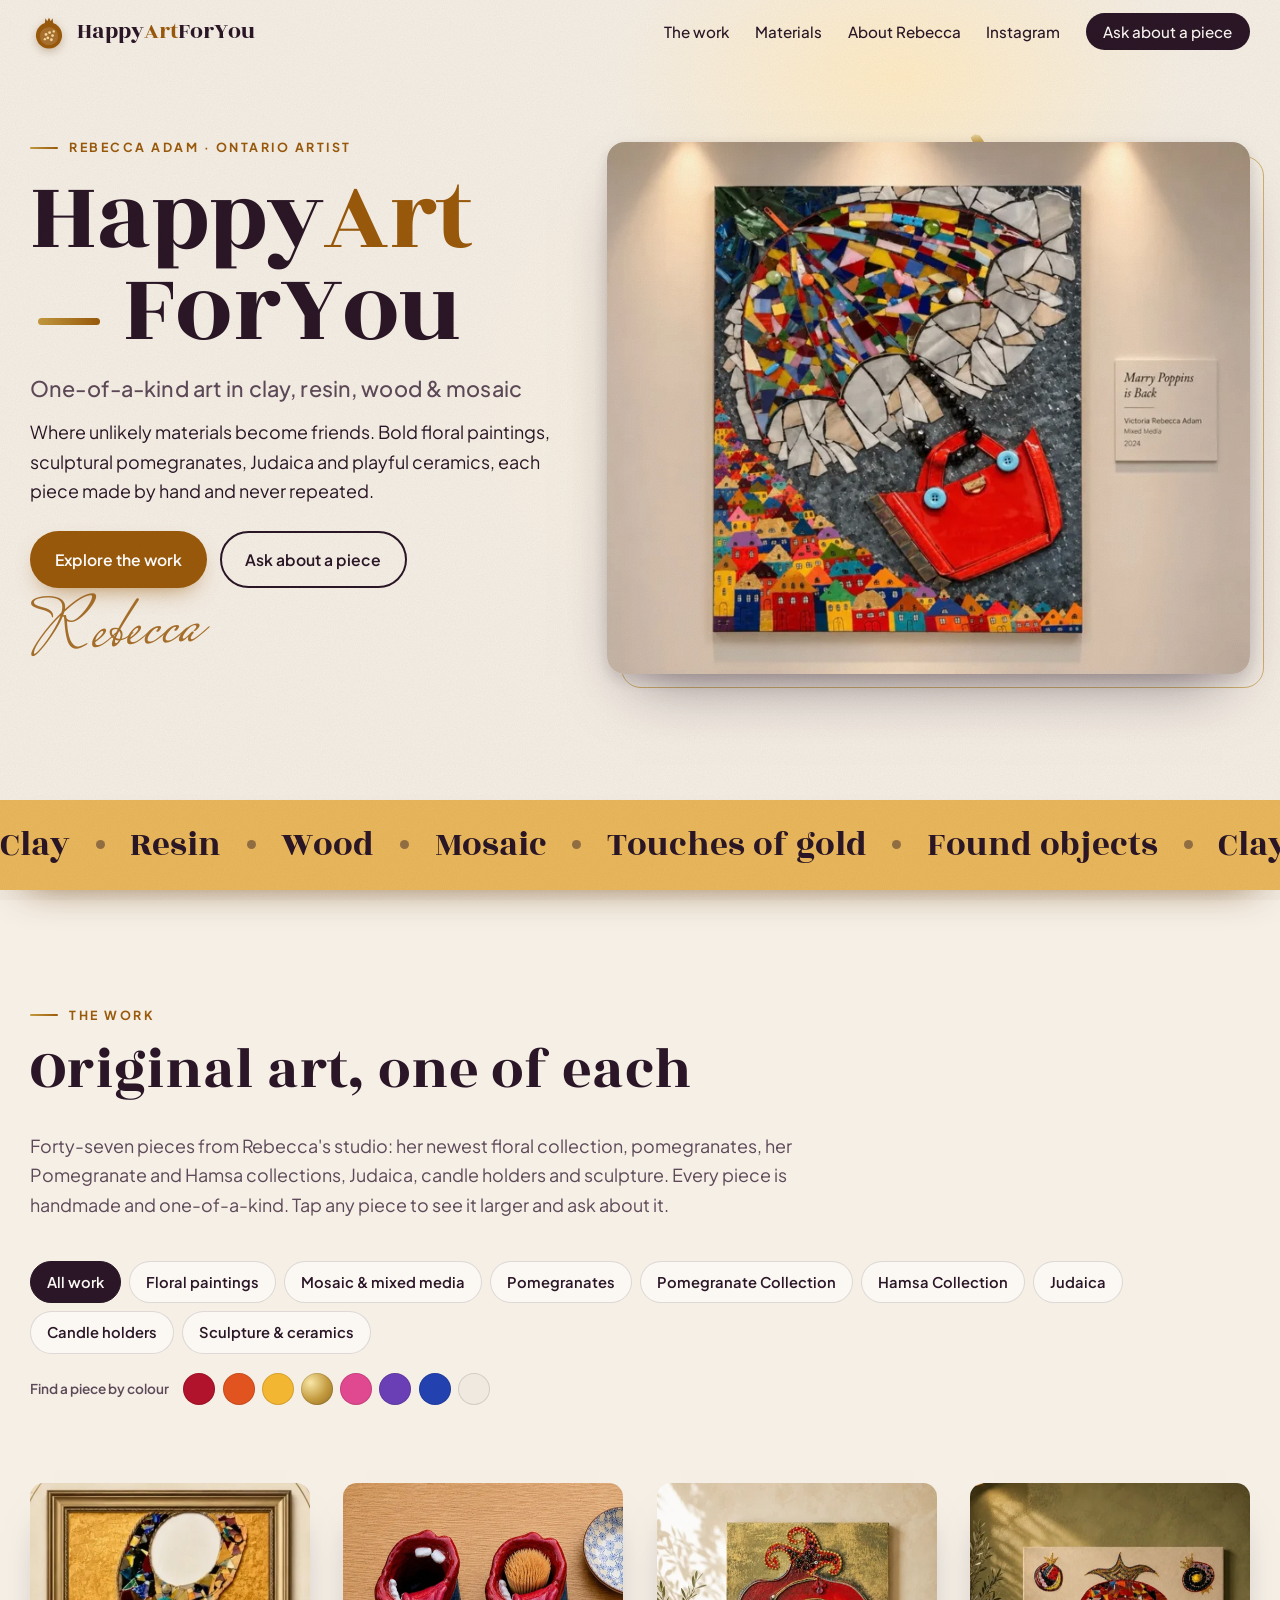
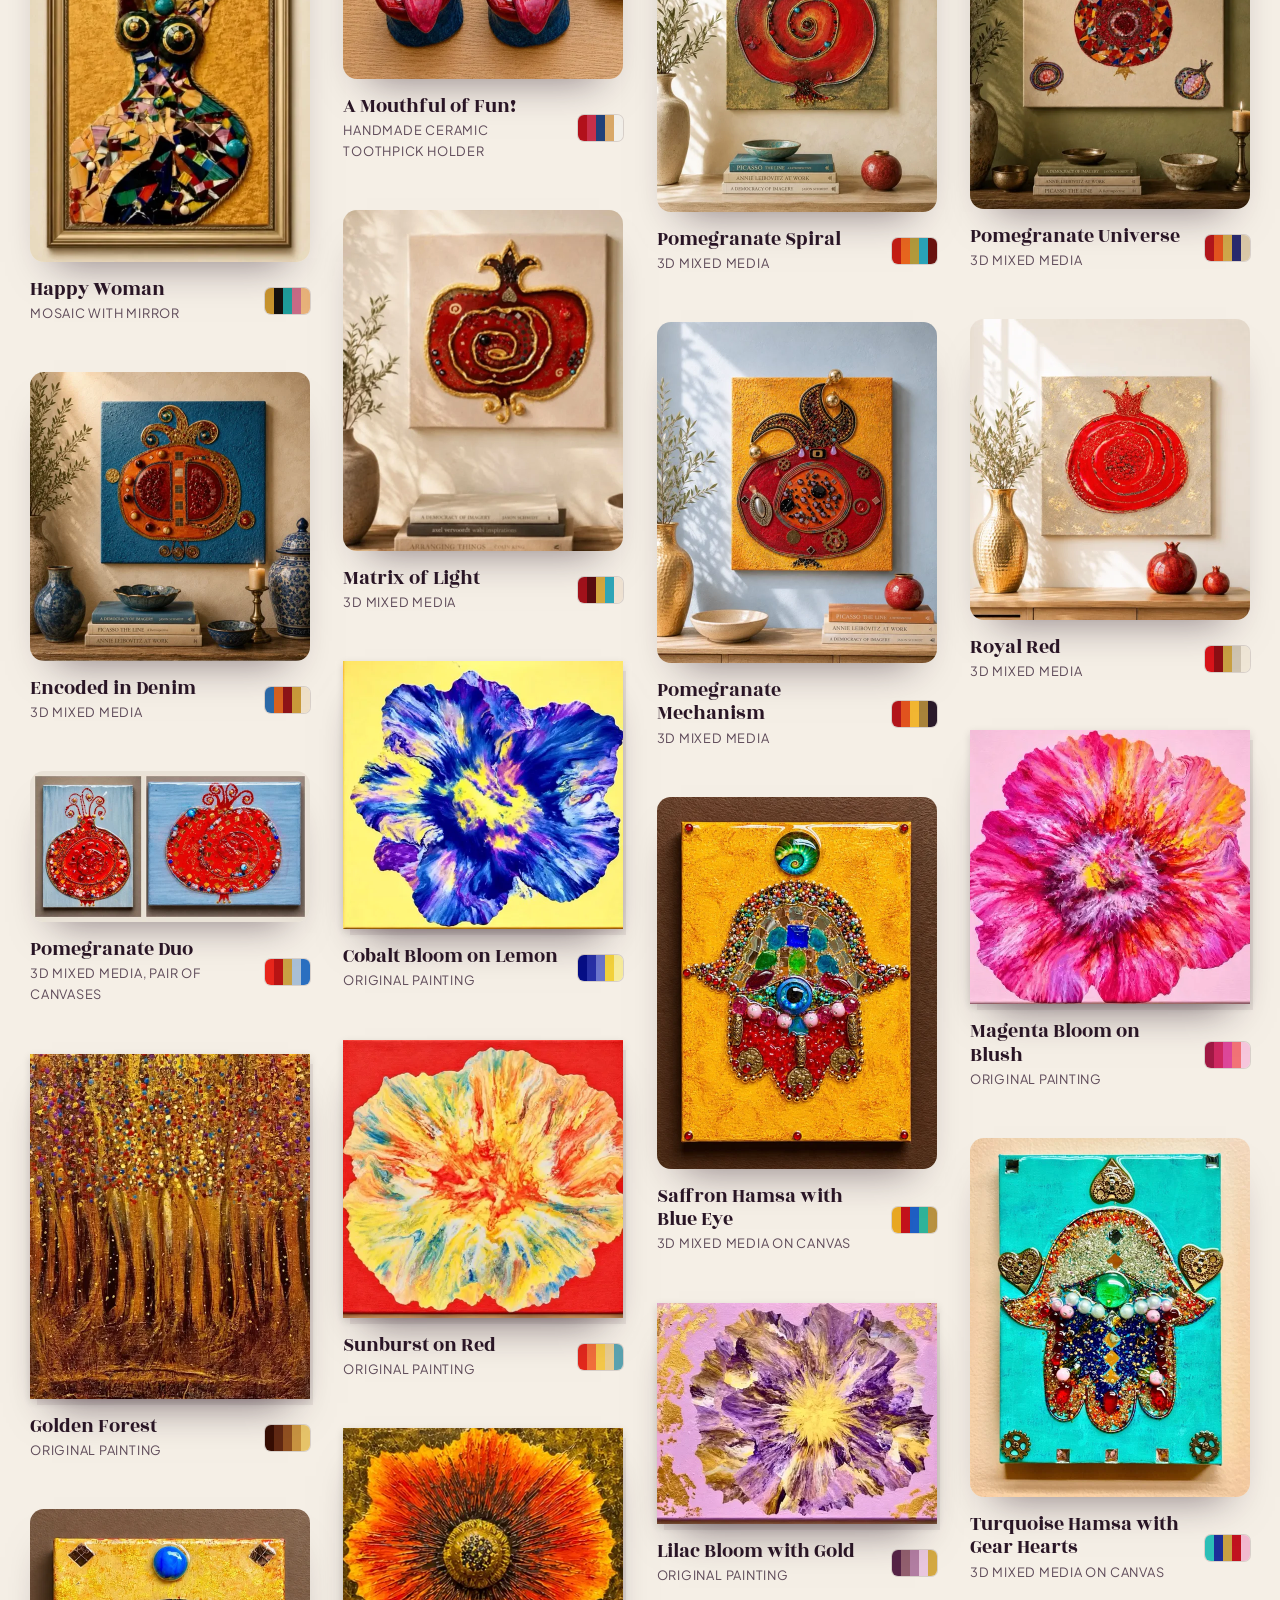
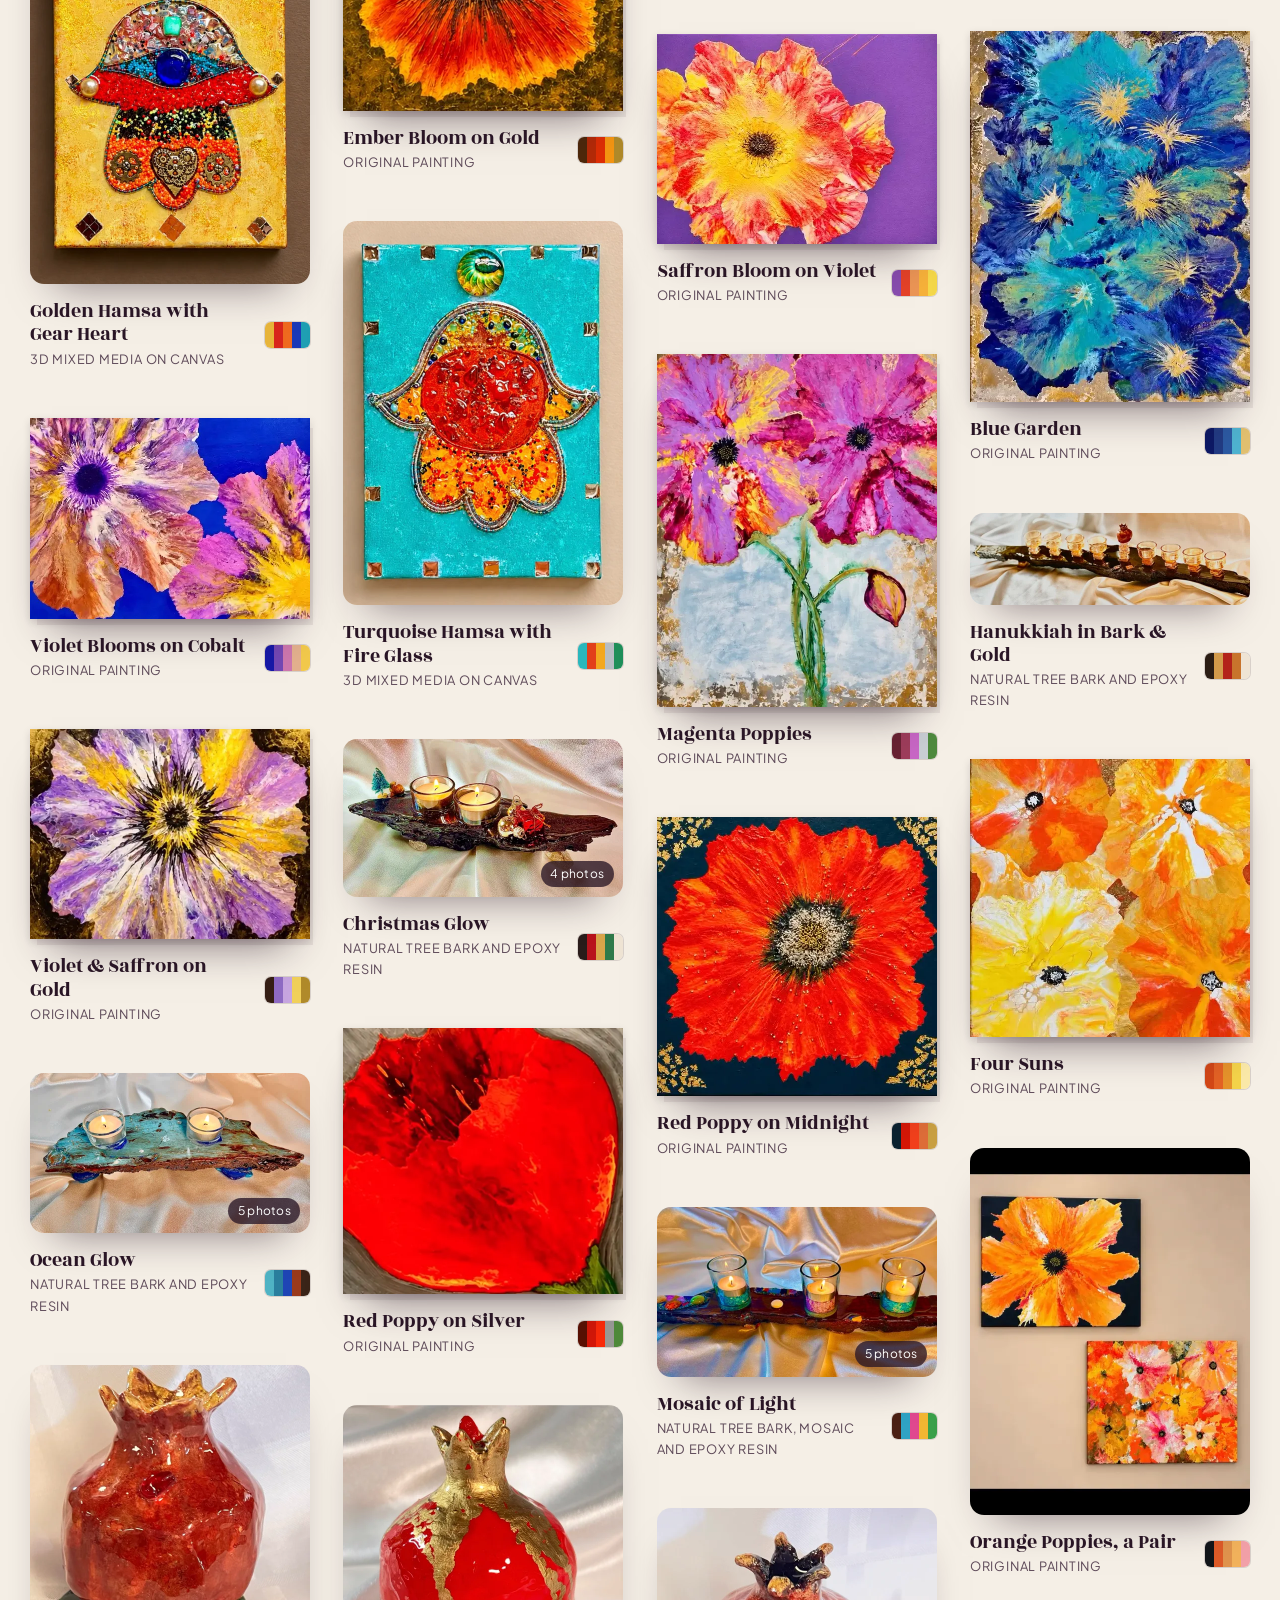
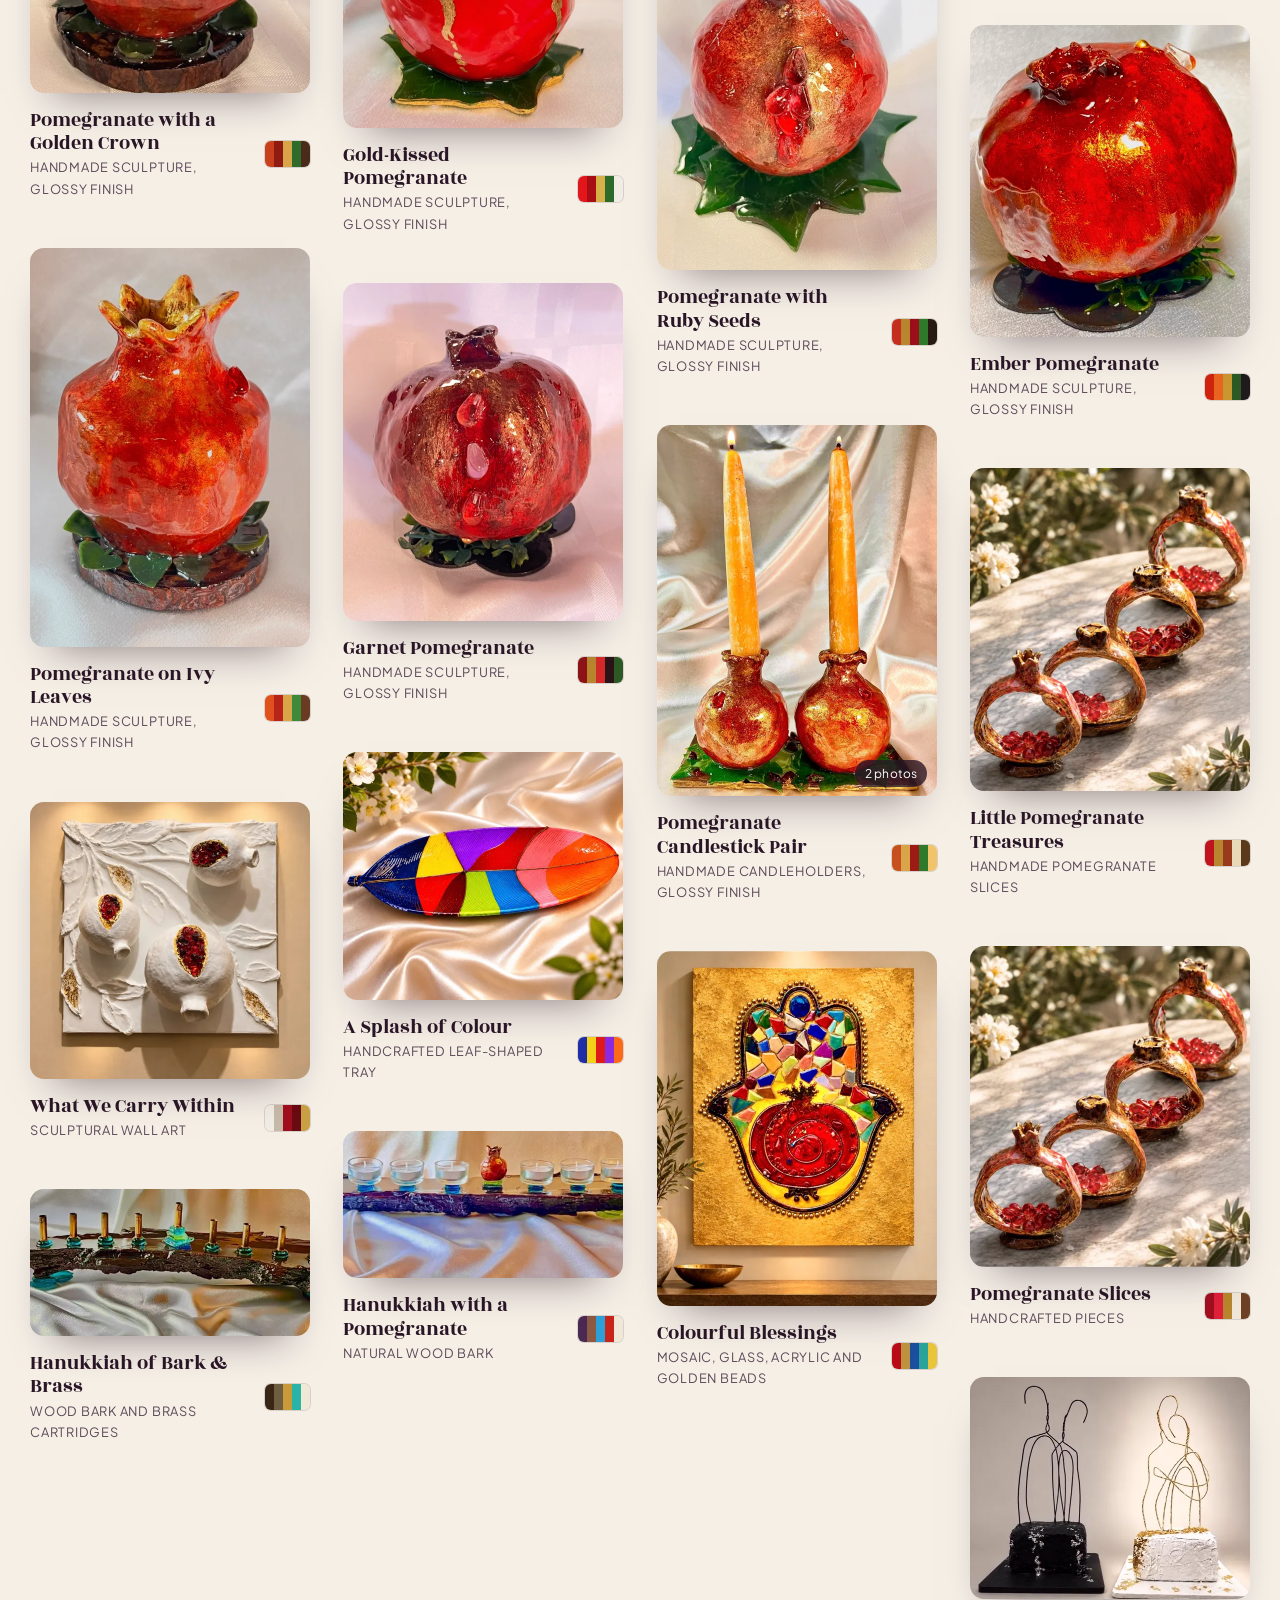
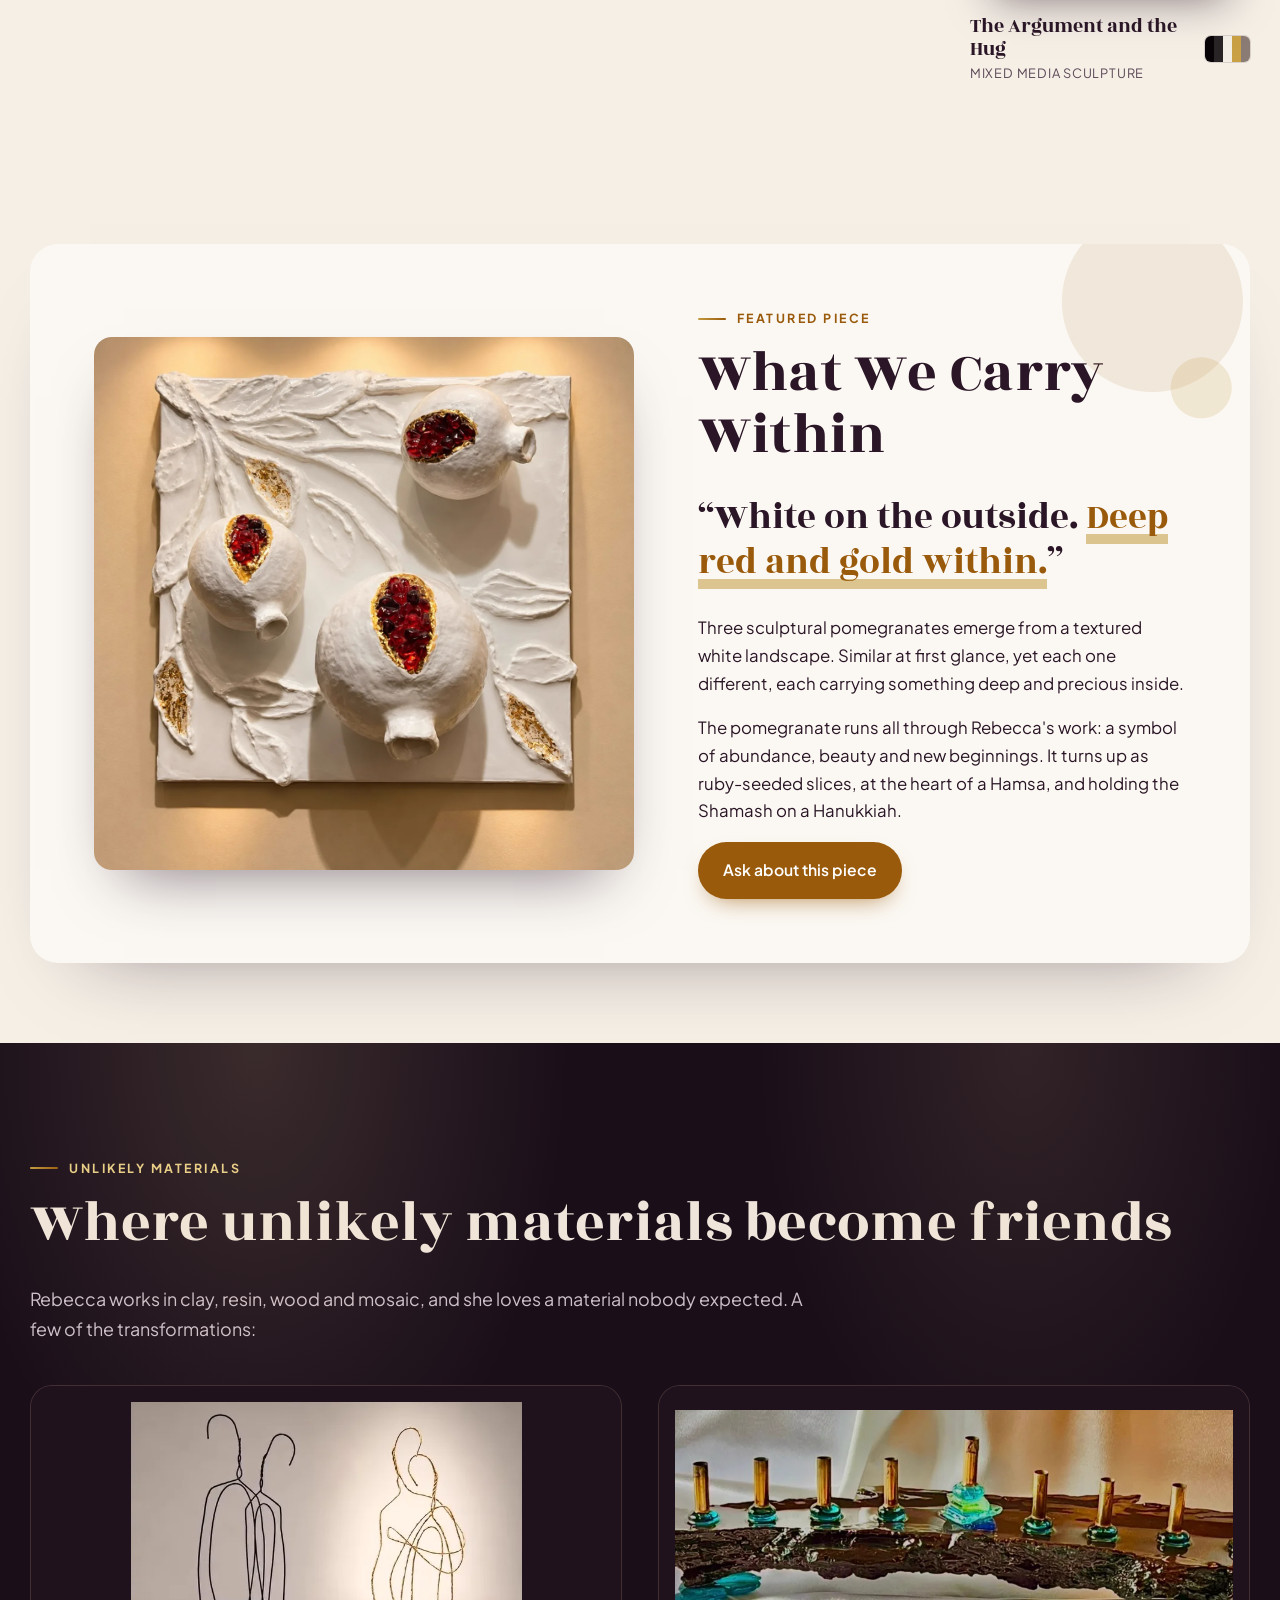
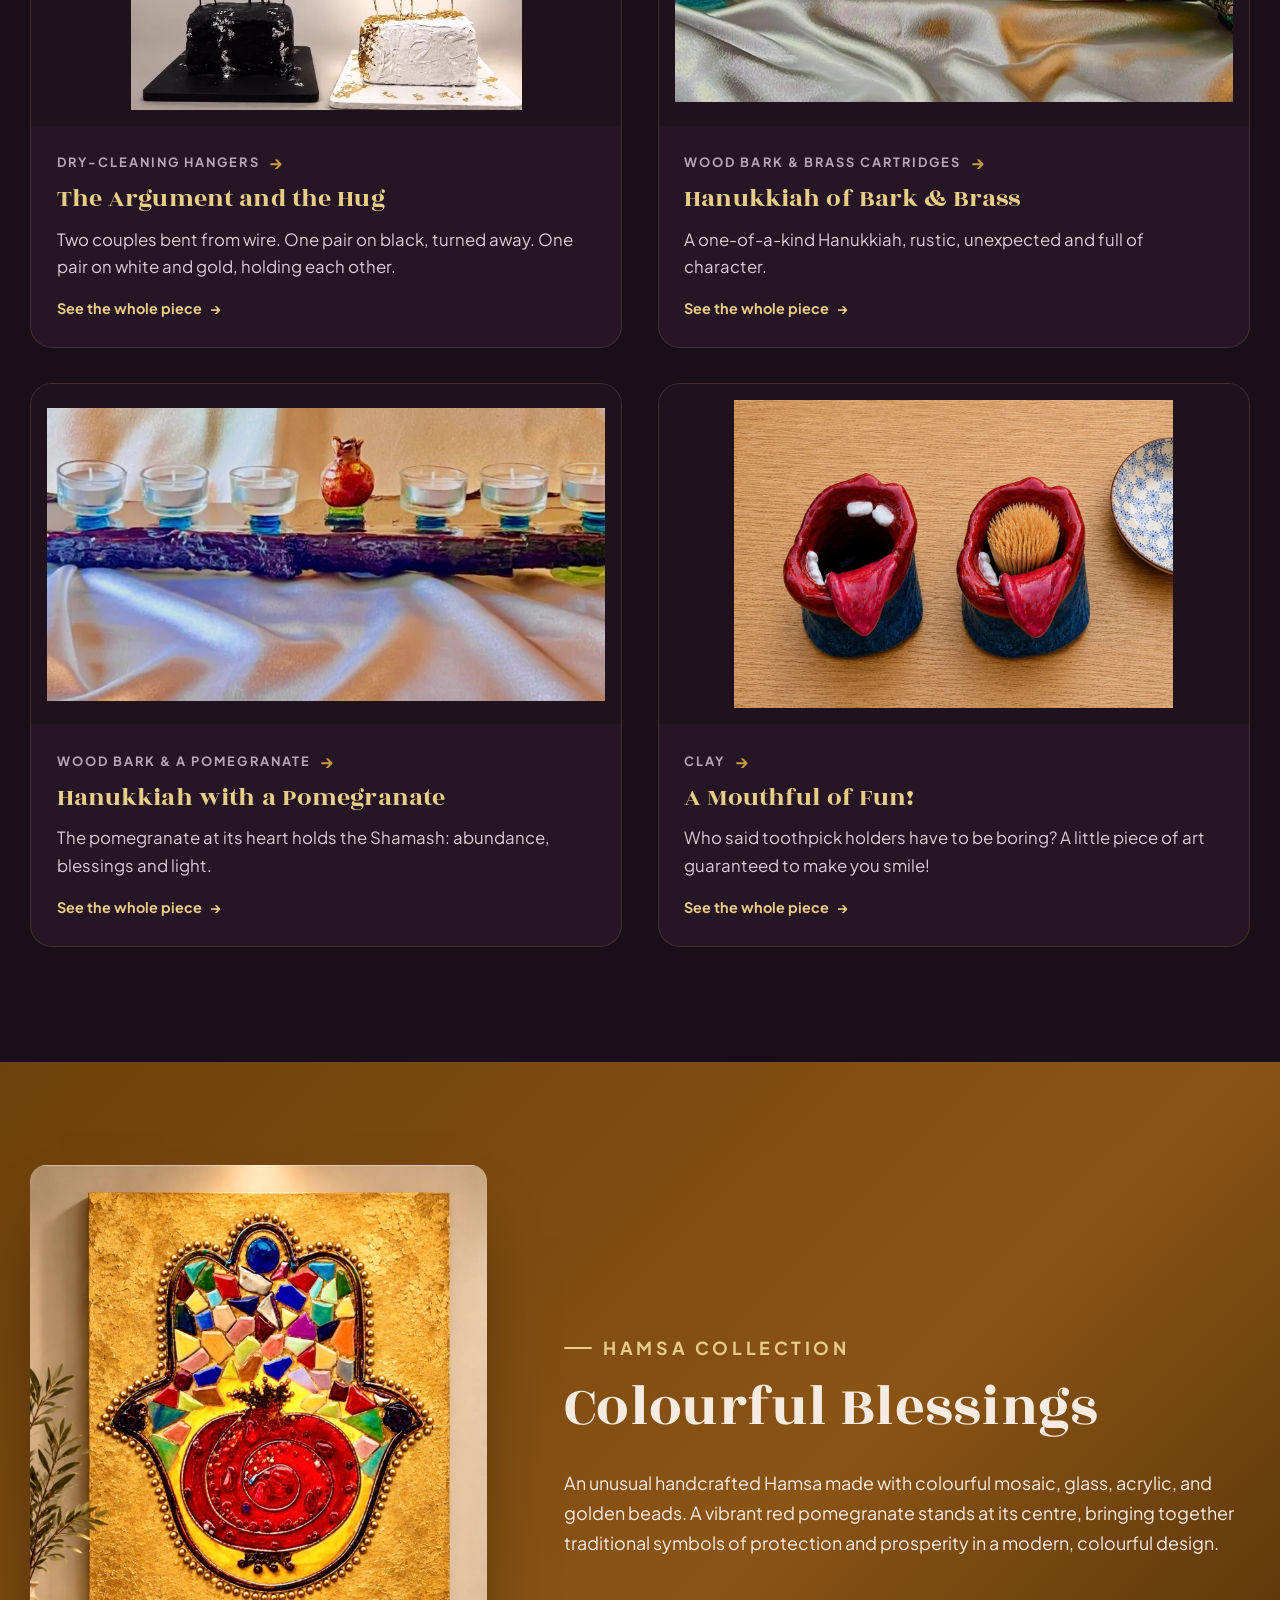
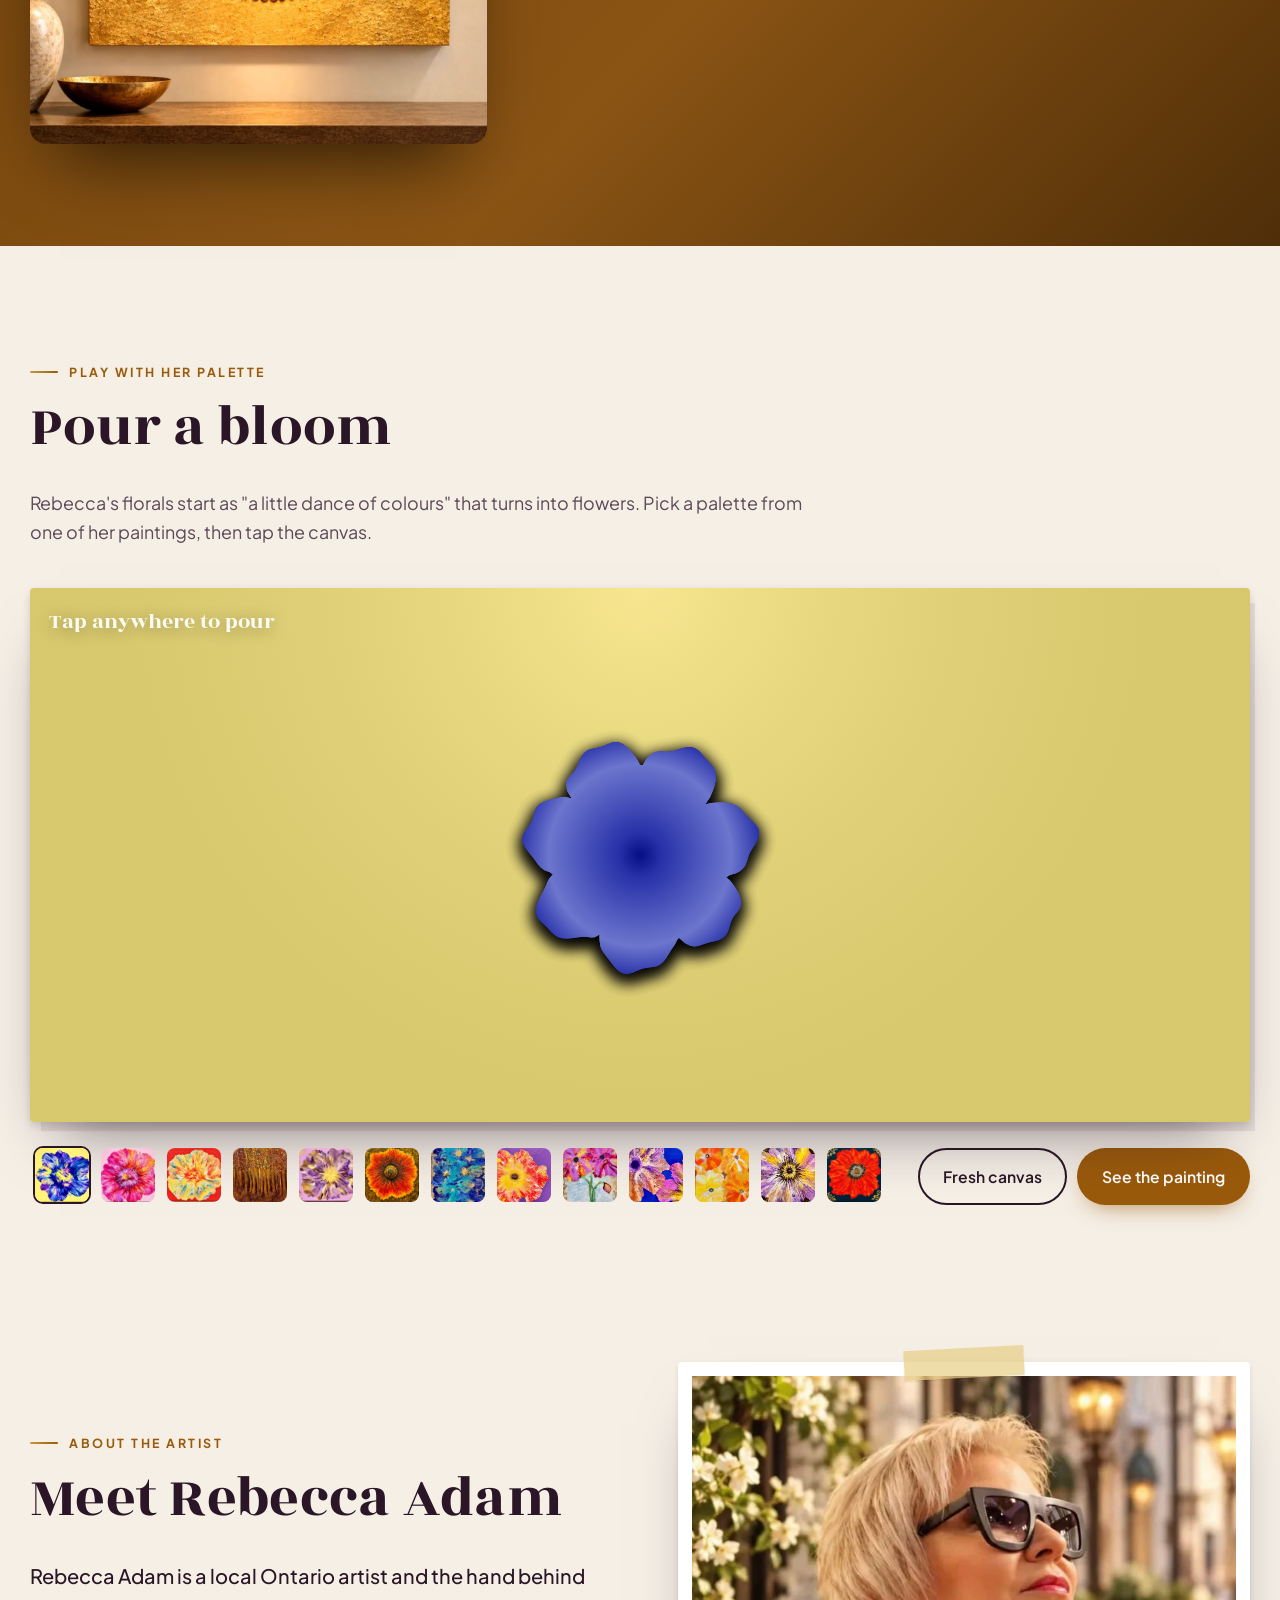
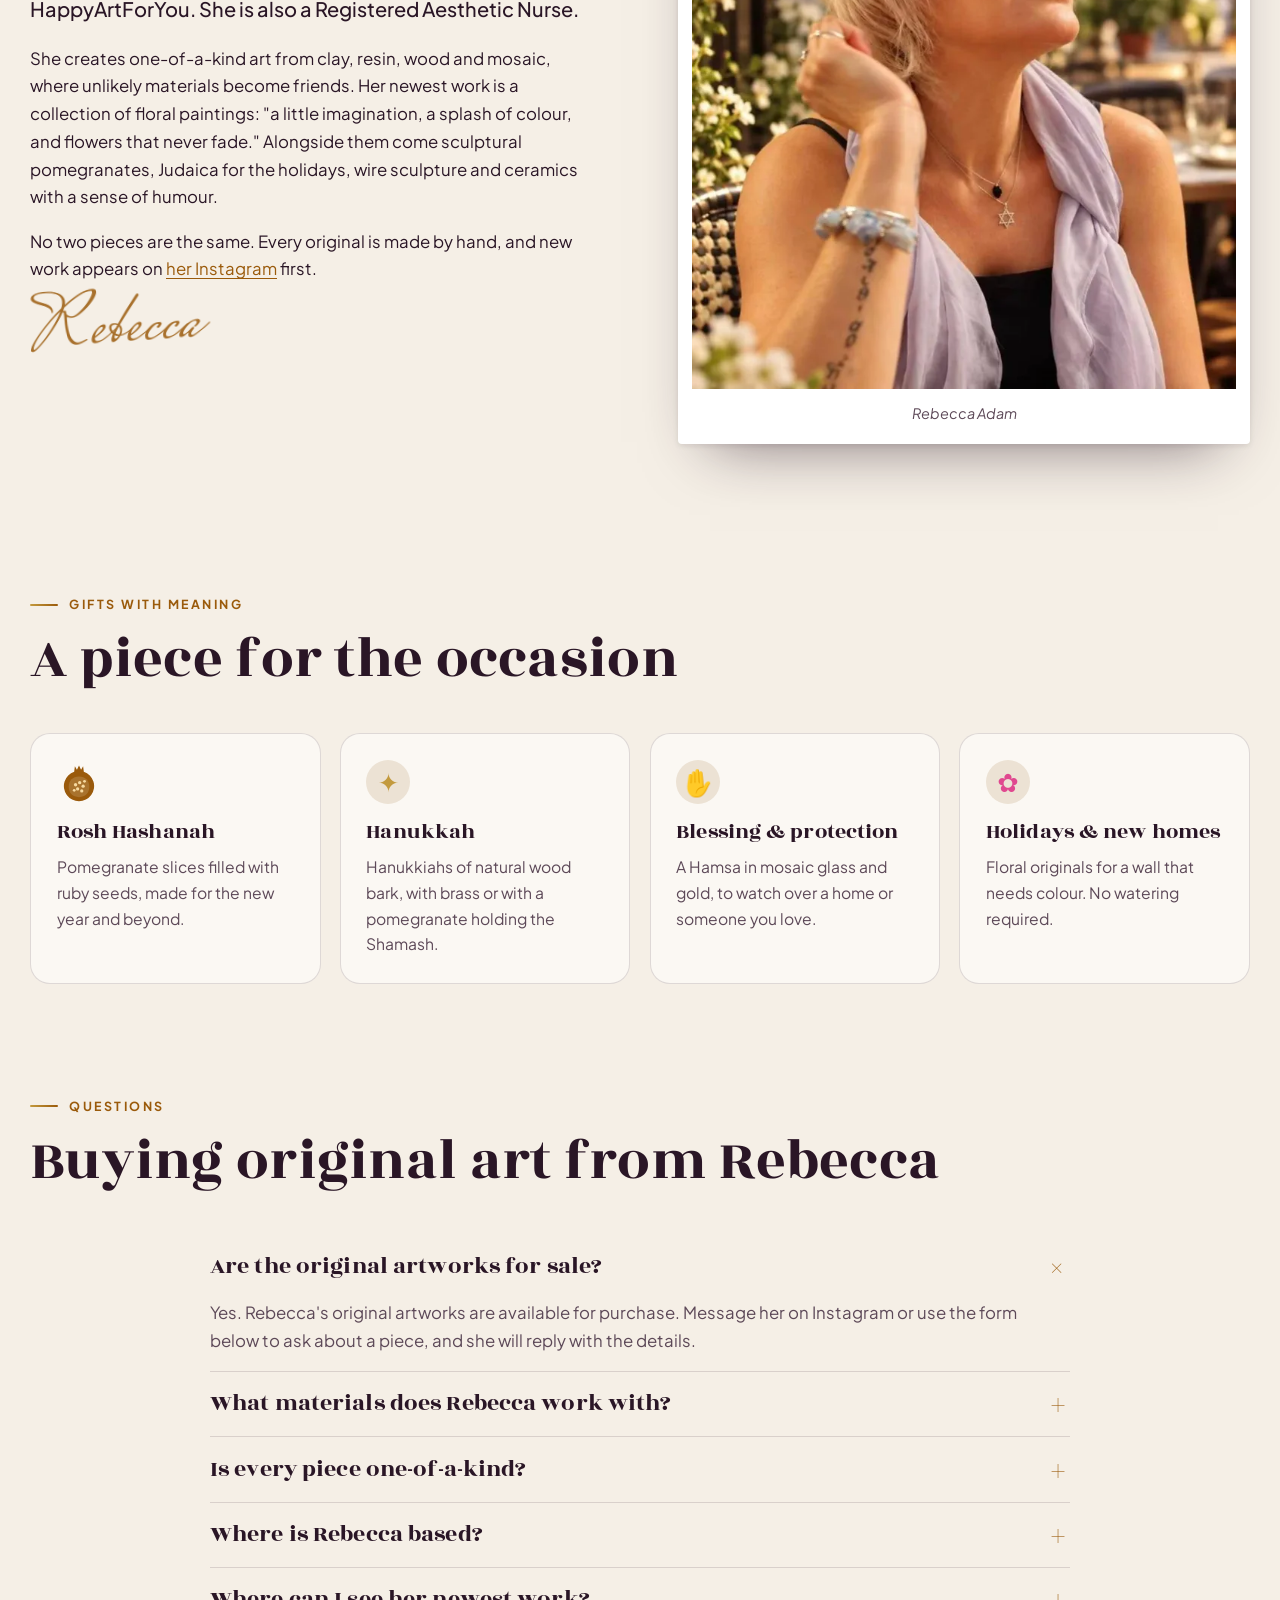
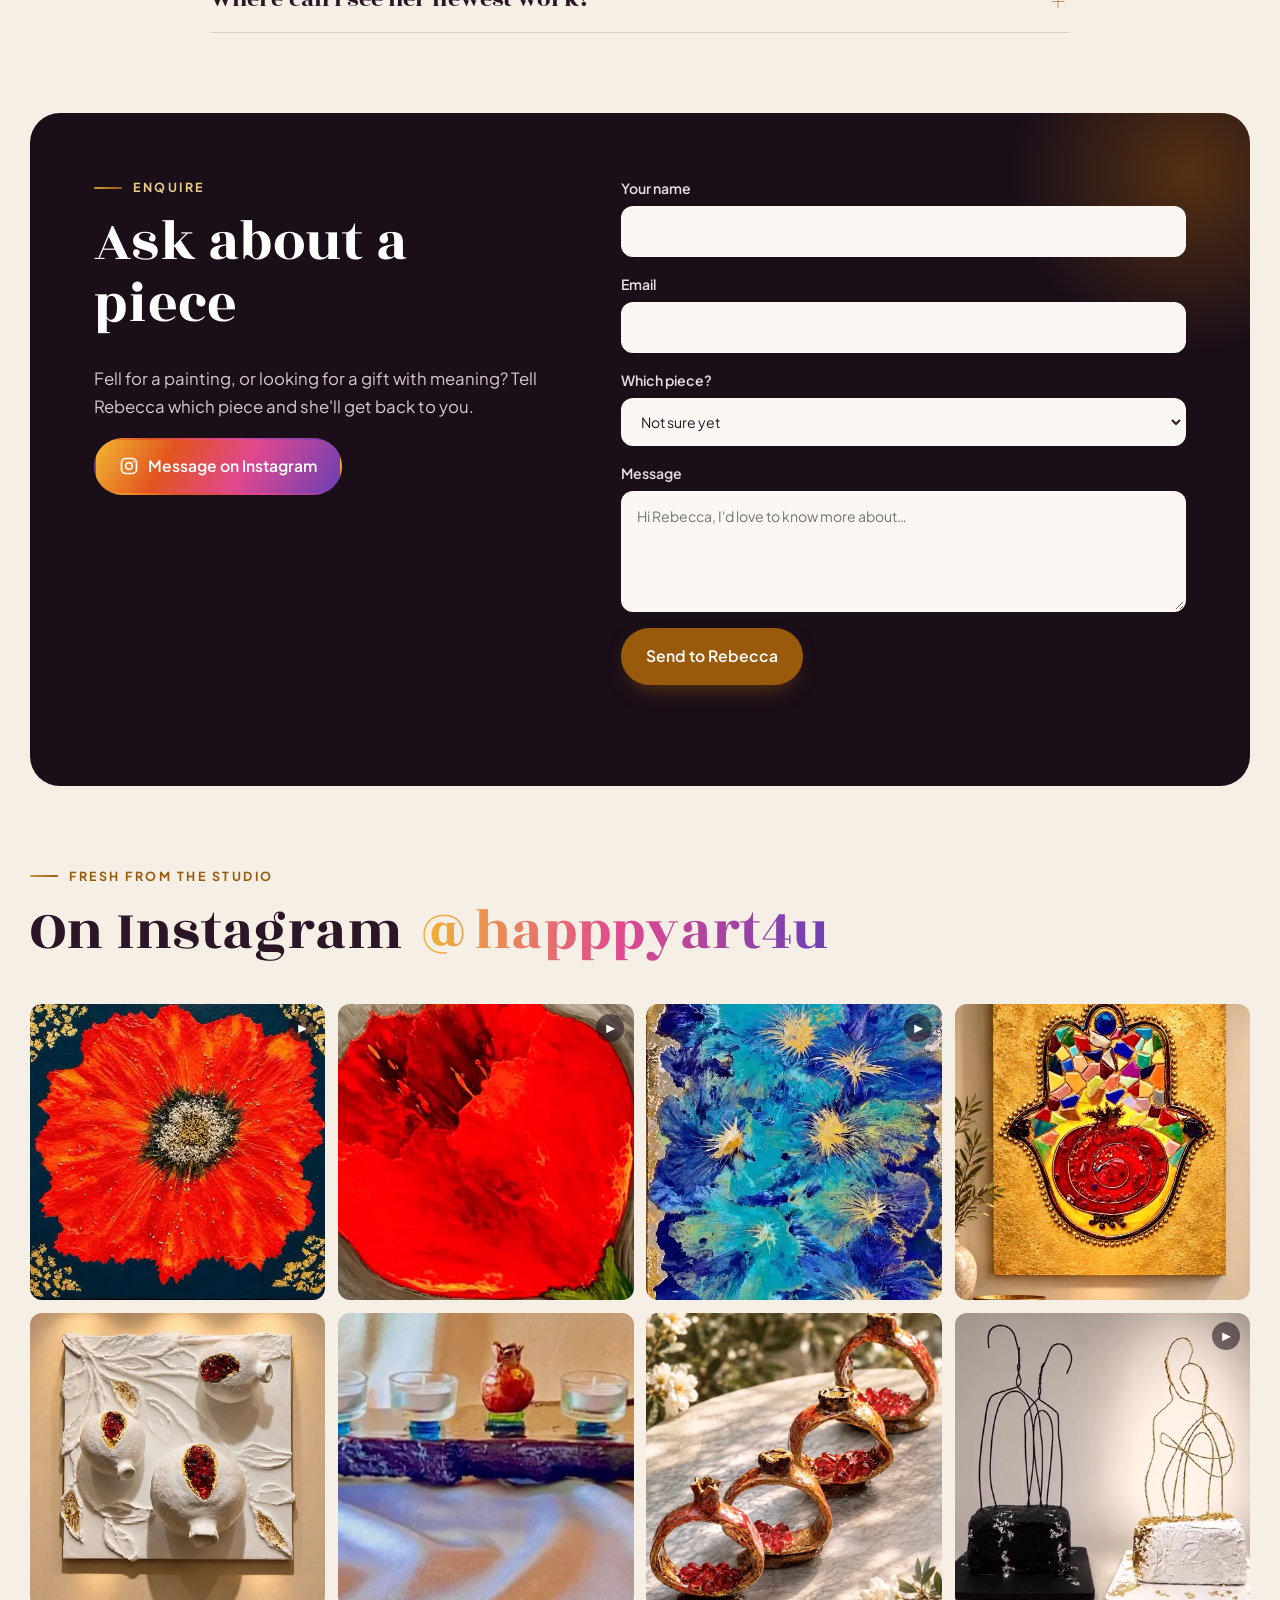
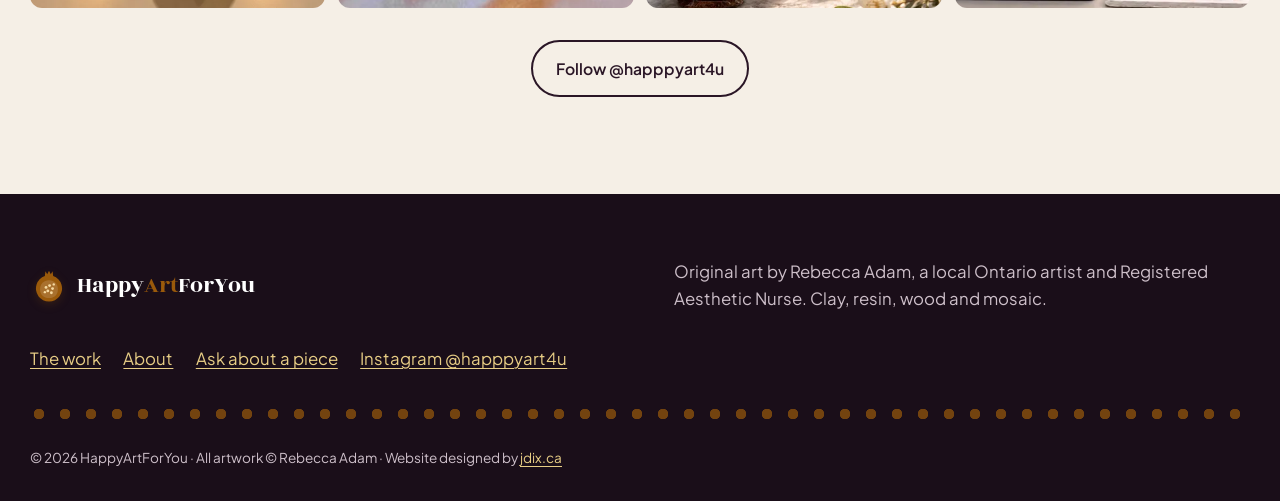
<file: index.html>
﻿<!doctype html>
<html lang="en-CA">
<head>
<meta charset="utf-8">
<meta name="viewport" content="width=device-width, initial-scale=1">
<title>HappyArtForYou | Rebecca Adam, Ontario Artist</title>
<meta name="description" content="One-of-a-kind florals, sculptural pomegranates, Judaica and ceramics by Ontario artist Rebecca Adam, in clay, resin, wood and mosaic. Ask about a piece.">
<link rel="canonical" href="https://happyart.ca/">
<meta name="theme-color" content="#2a1626">
<meta name="author" content="Rebecca Adam">
<meta property="og:type" content="website">
<meta property="og:site_name" content="HappyArtForYou">
<meta property="og:locale" content="en_CA">
<meta property="og:title" content="HappyArtForYou | Original art by Rebecca Adam">
<meta property="og:description" content="Bold floral paintings, sculptural pomegranates, Judaica and playful ceramics. Each piece one-of-a-kind, made by hand in Ontario.">
<meta property="og:url" content="https://happyart.ca/">
<meta property="og:image" content="https://happyart.ca/assets/og.png">
<meta property="og:image:width" content="1200">
<meta property="og:image:height" content="630">
<meta property="og:image:alt" content="HappyArtForYou: a mosaic, floral paintings and a pomegranate wall piece by Rebecca Adam">
<meta name="twitter:card" content="summary_large_image">
<meta name="twitter:title" content="HappyArtForYou | Original art by Rebecca Adam">
<meta name="twitter:description" content="Bold floral paintings, sculptural pomegranates, Judaica and playful ceramics, made by hand in Ontario.">
<meta name="twitter:image" content="https://happyart.ca/assets/og.png">
<link rel="icon" href="favicon.png" type="image/png">
<link rel="apple-touch-icon" href="apple-touch-icon.png">
<link rel="preconnect" href="https://fonts.googleapis.com">
<link rel="preconnect" href="https://fonts.gstatic.com" crossorigin>
<link href="https://fonts.googleapis.com/css2?family=Mrs+Saint+Delafield&family=Plus+Jakarta+Sans:ital,wght@0,400;0,500;0,600;0,700;1,400&family=Rozha+One&display=swap" rel="stylesheet">
<link rel="stylesheet" href="assets/css/site.css?v=26">
<script type="application/ld+json">
{
 "@context": "https://schema.org",
 "@graph": [
  {
   "@type": "WebSite",
   "@id": "https://happyart.ca/#site",
   "url": "https://happyart.ca/",
   "name": "HappyArtForYou",
   "inLanguage": "en-CA",
   "publisher": {
    "@id": "https://happyart.ca/#brand"
   }
  },
  {
   "@type": "Organization",
   "@id": "https://happyart.ca/#brand",
   "name": "HappyArtForYou",
   "alternateName": "Happy Art For You",
   "url": "https://happyart.ca/",
   "logo": "https://happyart.ca/apple-touch-icon.png",
   "founder": {
    "@id": "https://happyart.ca/#rebecca"
   },
   "description": "One-of-a-kind art by Rebecca Adam: floral paintings, sculptural pomegranates, Judaica, sculpture and ceramics.",
   "areaServed": {
    "@type": "AdministrativeArea",
    "name": "Ontario"
   },
   "sameAs": [
    "https://www.instagram.com/happpyart4u/"
   ]
  },
  {
   "@type": "Person",
   "@id": "https://happyart.ca/#rebecca",
   "name": "Rebecca Adam",
   "jobTitle": "Artist",
   "description": "Local Ontario artist and Registered Aesthetic Nurse creating one-of-a-kind art from clay, resin, wood and mosaic.",
   "url": "https://happyart.ca/",
   "image": "https://happyart.ca/assets/img/art/rebecca-adam-portrait.webp",
   "address": {
    "@type": "PostalAddress",
    "addressRegion": "ON",
    "addressCountry": "CA"
   },
   "knowsAbout": [
    "Floral painting",
    "Mosaic",
    "Ceramics",
    "Resin art",
    "Wood art",
    "Mixed media sculpture",
    "Judaica"
   ],
   "sameAs": [
    "https://www.instagram.com/happpyart4u/"
   ]
  },
  {
   "@type": "ItemList",
   "name": "Artwork by Rebecca Adam",
   "numberOfItems": 47,
   "itemListElement": [
    {
     "@type": "ListItem",
     "position": 1,
     "item": {
      "@type": "VisualArtwork",
      "name": "Happy Woman",
      "image": "https://happyart.ca/assets/img/art/happy-woman-mosaic-mirror.webp",
      "description": "A joyful celebration of femininity, colour, and self-love. Created from vibrant mosaic pieces and playful details, this artwork radiates happiness and positive energy. The mirror invites every woman to see herself as part of the artwork — because every woman deserves to see herself beautiful, confident, and happy.",
      "artform": "Mosaic with mirror",
      "creator": {
       "@id": "https://happyart.ca/#rebecca"
      }
     }
    },
    {
     "@type": "ListItem",
     "position": 2,
     "item": {
      "@type": "VisualArtwork",
      "name": "A Mouthful of Fun!",
      "image": "https://happyart.ca/assets/img/art/mouthful-of-fun-toothpick-holders.webp",
      "description": "Who said toothpick holders have to be boring? This quirky handmade creation brings humour and personality to your table! With its wide-open mouth, cheeky tongue, and funny little teeth, it’s both a practical accessory and a conversation starter. A little piece of art guaranteed to make you smile!",
      "artform": "Handmade ceramic toothpick holder",
      "dateCreated": "2026",
      "creator": {
       "@id": "https://happyart.ca/#rebecca"
      }
     }
    },
    {
     "@type": "ListItem",
     "position": 3,
     "item": {
      "@type": "VisualArtwork",
      "name": "Pomegranate Spiral",
      "image": "https://happyart.ca/assets/img/art/pomegranate-spiral-beaded.webp",
      "description": "A striking 3D mixed-media artwork featuring fiery reds, intricate beadwork, and golden accents. A winding spiral draws the eye toward its centre, creating a sense of movement and mystery against a richly textured golden background.",
      "artform": "3D mixed media",
      "creator": {
       "@id": "https://happyart.ca/#rebecca"
      }
     }
    },
    {
     "@type": "ListItem",
     "position": 4,
     "item": {
      "@type": "VisualArtwork",
      "name": "Pomegranate Universe",
      "image": "https://happyart.ca/assets/img/art/pomegranate-universe-mixed-media.webp",
      "description": "A striking 3D mixed-media composition where five pomegranates come together in a playful arrangement of colourful mosaics, intricate textures, and golden accents. Each one reveals its own unique character, inviting the viewer to explore the tiny details and unexpected materials woven into the artwork.",
      "artform": "3D mixed media",
      "creator": {
       "@id": "https://happyart.ca/#rebecca"
      }
     }
    },
    {
     "@type": "ListItem",
     "position": 5,
     "item": {
      "@type": "VisualArtwork",
      "name": "Encoded in Denim",
      "image": "https://happyart.ca/assets/img/art/encoded-in-denim-pomegranate.webp",
      "description": "A bold 3D mixed-media pomegranate where denim meets intricate embellishments, rich reds, and shimmering gold. Set against a textured blue background, its geometric details and unexpected materials create a playful contrast between everyday fabric and ornamental design.",
      "artform": "3D mixed media",
      "creator": {
       "@id": "https://happyart.ca/#rebecca"
      }
     }
    },
    {
     "@type": "ListItem",
     "position": 6,
     "item": {
      "@type": "VisualArtwork",
      "name": "Matrix of Light",
      "image": "https://happyart.ca/assets/img/art/matrix-of-light-pomegranate.webp",
      "description": "Vibrant 3D mixed-media artwork celebrating life, abundance, and renewal. Rich shades of red, intricate mosaic details, and raised golden contours create depth, texture, and movement. The spiral at its heart symbolizes the continuous cycle of life, while the pomegranate represents prosperity, fertility, and new beginnings. A striking piece that brings warmth, energy, and a touch of elegance to any space.",
      "artform": "3D mixed media",
      "creator": {
       "@id": "https://happyart.ca/#rebecca"
      }
     }
    },
    {
     "@type": "ListItem",
     "position": 7,
     "item": {
      "@type": "VisualArtwork",
      "name": "Pomegranate Mechanism",
      "image": "https://happyart.ca/assets/img/art/pomegranate-mechanism-mixed-media.webp",
      "description": "A whimsical 3D mixed-media creation where nature meets machinery. Tiny gears, metallic ornaments, and colourful beads transform a pomegranate into an imaginary mechanical invention, full of curious details and unexpected discoveries.",
      "artform": "3D mixed media",
      "creator": {
       "@id": "https://happyart.ca/#rebecca"
      }
     }
    },
    {
     "@type": "ListItem",
     "position": 8,
     "item": {
      "@type": "VisualArtwork",
      "name": "Royal Red",
      "image": "https://happyart.ca/assets/img/art/royal-red-pomegranate.webp",
      "description": "A bold 3D mixed-media pomegranate in brilliant crimson, adorned with delicate golden details and a regal crown. Set against a textured grey background with shimmering gold accents, the artwork combines rich colour, elegance, and a touch of royal charm",
      "artform": "3D mixed media",
      "creator": {
       "@id": "https://happyart.ca/#rebecca"
      }
     }
    },
    {
     "@type": "ListItem",
     "position": 9,
     "item": {
      "@type": "VisualArtwork",
      "name": "Pomegranate Duo",
      "image": "https://happyart.ca/assets/img/art/pomegranate-duo-mixed-media.webp",
      "description": "Two vibrant 3D mixed-media artworks featuring richly textured red pomegranates against soft grey, white, and blue backgrounds. Intricate beadwork, shimmering accents, and playful details give each piece its own personality while creating a charming, complementary pair.",
      "artform": "3D mixed media, pair of canvases",
      "creator": {
       "@id": "https://happyart.ca/#rebecca"
      }
     }
    },
    {
     "@type": "ListItem",
     "position": 10,
     "item": {
      "@type": "VisualArtwork",
      "name": "Cobalt Bloom on Lemon",
      "image": "https://happyart.ca/assets/img/art/cobalt-bloom-on-lemon.webp",
      "description": "Painting of a cobalt and violet bloom with a yellow heart, poured across a lemon-yellow canvas",
      "artform": "Original painting",
      "dateCreated": "2026",
      "creator": {
       "@id": "https://happyart.ca/#rebecca"
      }
     }
    },
    {
     "@type": "ListItem",
     "position": 11,
     "item": {
      "@type": "VisualArtwork",
      "name": "Magenta Bloom on Blush",
      "image": "https://happyart.ca/assets/img/art/magenta-bloom-on-blush.webp",
      "description": "Painting of a ruffled magenta and coral flower on a soft blush-pink canvas",
      "artform": "Original painting",
      "dateCreated": "2026",
      "creator": {
       "@id": "https://happyart.ca/#rebecca"
      }
     }
    },
    {
     "@type": "ListItem",
     "position": 12,
     "item": {
      "@type": "VisualArtwork",
      "name": "Saffron Hamsa with Blue Eye",
      "image": "https://happyart.ca/assets/img/art/hamsa-saffron-spiral-eye.webp",
      "description": "A playful collection of one-of-a-kind 3D mixed-media Hamsas (Fatima Hands), each with its own personality. Created on colourful, textured canvases using beads, glass, mosaics, gemstones, and unexpected decorative elements. These little hands offer a contemporary, artistic interpretation of an ancient symbol of protection, good fortune, and positive energy.",
      "artform": "3D mixed media on canvas",
      "creator": {
       "@id": "https://happyart.ca/#rebecca"
      }
     }
    },
    {
     "@type": "ListItem",
     "position": 13,
     "item": {
      "@type": "VisualArtwork",
      "name": "Sunburst on Red",
      "image": "https://happyart.ca/assets/img/art/sunburst-bloom-on-red.webp",
      "description": "Painting of a round cream, saffron and turquoise-streaked bloom on a bright red canvas",
      "artform": "Original painting",
      "dateCreated": "2026",
      "creator": {
       "@id": "https://happyart.ca/#rebecca"
      }
     }
    },
    {
     "@type": "ListItem",
     "position": 14,
     "item": {
      "@type": "VisualArtwork",
      "name": "Golden Forest",
      "image": "https://happyart.ca/assets/img/art/golden-forest.webp",
      "description": "Textured painting of tall golden-brown tree trunks under a canopy of tiny multicoloured dots",
      "artform": "Original painting",
      "dateCreated": "2026",
      "creator": {
       "@id": "https://happyart.ca/#rebecca"
      }
     }
    },
    {
     "@type": "ListItem",
     "position": 15,
     "item": {
      "@type": "VisualArtwork",
      "name": "Turquoise Hamsa with Gear Hearts",
      "image": "https://happyart.ca/assets/img/art/hamsa-turquoise-gear-hearts.webp",
      "description": "A playful collection of one-of-a-kind 3D mixed-media Hamsas (Fatima Hands), each with its own personality. Created on colourful, textured canvases using beads, glass, mosaics, gemstones, and unexpected decorative elements. These little hands offer a contemporary, artistic interpretation of an ancient symbol of protection, good fortune, and positive energy.",
      "artform": "3D mixed media on canvas",
      "creator": {
       "@id": "https://happyart.ca/#rebecca"
      }
     }
    },
    {
     "@type": "ListItem",
     "position": 16,
     "item": {
      "@type": "VisualArtwork",
      "name": "Lilac Bloom with Gold",
      "image": "https://happyart.ca/assets/img/art/lilac-bloom-gold-leaf-on-pink.webp",
      "description": "Painting of a lilac and plum bloom with a golden centre on a pale pink canvas scattered with gold leaf",
      "artform": "Original painting",
      "dateCreated": "2026",
      "creator": {
       "@id": "https://happyart.ca/#rebecca"
      }
     }
    },
    {
     "@type": "ListItem",
     "position": 17,
     "item": {
      "@type": "VisualArtwork",
      "name": "Ember Bloom on Gold",
      "image": "https://happyart.ca/assets/img/art/ember-bloom-on-gold.webp",
      "description": "Painting of a fiery orange-red flower with a raised gold centre on a textured gold background",
      "artform": "Original painting",
      "dateCreated": "2026",
      "creator": {
       "@id": "https://happyart.ca/#rebecca"
      }
     }
    },
    {
     "@type": "ListItem",
     "position": 18,
     "item": {
      "@type": "VisualArtwork",
      "name": "Golden Hamsa with Gear Heart",
      "image": "https://happyart.ca/assets/img/art/hamsa-golden-gear-heart.webp",
      "description": "A playful collection of one-of-a-kind 3D mixed-media Hamsas (Fatima Hands), each with its own personality. Created on colourful, textured canvases using beads, glass, mosaics, gemstones, and unexpected decorative elements. These little hands offer a contemporary, artistic interpretation of an ancient symbol of protection, good fortune, and positive energy.",
      "artform": "3D mixed media on canvas",
      "creator": {
       "@id": "https://happyart.ca/#rebecca"
      }
     }
    },
    {
     "@type": "ListItem",
     "position": 19,
     "item": {
      "@type": "VisualArtwork",
      "name": "Blue Garden",
      "image": "https://happyart.ca/assets/img/art/blue-garden-with-gold.webp",
      "description": "Painting of overlapping turquoise and cobalt flowers with gold starburst centres, edged in gold",
      "artform": "Original painting",
      "dateCreated": "2026",
      "creator": {
       "@id": "https://happyart.ca/#rebecca"
      }
     }
    },
    {
     "@type": "ListItem",
     "position": 20,
     "item": {
      "@type": "VisualArtwork",
      "name": "Saffron Bloom on Violet",
      "image": "https://happyart.ca/assets/img/art/saffron-bloom-on-violet.webp",
      "description": "Painting of a saffron-yellow and coral flower on a violet canvas",
      "artform": "Original painting",
      "dateCreated": "2026",
      "creator": {
       "@id": "https://happyart.ca/#rebecca"
      }
     }
    },
    {
     "@type": "ListItem",
     "position": 21,
     "item": {
      "@type": "VisualArtwork",
      "name": "Turquoise Hamsa with Fire Glass",
      "image": "https://happyart.ca/assets/img/art/hamsa-turquoise-fire-glass.webp",
      "description": "A playful collection of one-of-a-kind 3D mixed-media Hamsas (Fatima Hands), each with its own personality. Created on colourful, textured canvases using beads, glass, mosaics, gemstones, and unexpected decorative elements. These little hands offer a contemporary, artistic interpretation of an ancient symbol of protection, good fortune, and positive energy.",
      "artform": "3D mixed media on canvas",
      "creator": {
       "@id": "https://happyart.ca/#rebecca"
      }
     }
    },
    {
     "@type": "ListItem",
     "position": 22,
     "item": {
      "@type": "VisualArtwork",
      "name": "Magenta Poppies",
      "image": "https://happyart.ca/assets/img/art/magenta-poppies-on-silver-leaf.webp",
      "description": "Painting of two magenta poppies and a bud on green stems over a pale silver ground edged with gold",
      "artform": "Original painting",
      "dateCreated": "2026",
      "creator": {
       "@id": "https://happyart.ca/#rebecca"
      }
     }
    },
    {
     "@type": "ListItem",
     "position": 23,
     "item": {
      "@type": "VisualArtwork",
      "name": "Violet Blooms on Cobalt",
      "image": "https://happyart.ca/assets/img/art/violet-blooms-on-cobalt.webp",
      "description": "Painting of lilac, peach and yellow blooms against a deep cobalt-blue canvas",
      "artform": "Original painting",
      "dateCreated": "2026",
      "creator": {
       "@id": "https://happyart.ca/#rebecca"
      }
     }
    },
    {
     "@type": "ListItem",
     "position": 24,
     "item": {
      "@type": "VisualArtwork",
      "name": "Hanukkiah in Bark & Gold",
      "image": "https://happyart.ca/assets/img/art/hanukkiah-bark-gold-pomegranate.webp",
      "description": "A handcrafted Hanukkiah made from natural tree bark, finished with epoxy resin and adorned with golden-toned candleholders. A miniature red pomegranate crowns the central Shamash, bringing together nature, tradition and the symbolism of abundance.",
      "artform": "Natural tree bark and epoxy resin",
      "creator": {
       "@id": "https://happyart.ca/#rebecca"
      }
     }
    },
    {
     "@type": "ListItem",
     "position": 25,
     "item": {
      "@type": "VisualArtwork",
      "name": "Four Suns",
      "image": "https://happyart.ca/assets/img/art/four-sun-blooms.webp",
      "description": "Painting of four overlapping flowers in lemon, saffron and orange filling a square canvas",
      "artform": "Original painting",
      "dateCreated": "2026",
      "creator": {
       "@id": "https://happyart.ca/#rebecca"
      }
     }
    },
    {
     "@type": "ListItem",
     "position": 26,
     "item": {
      "@type": "VisualArtwork",
      "name": "Violet & Saffron on Gold",
      "image": "https://happyart.ca/assets/img/art/violet-and-saffron-bloom-on-gold.webp",
      "description": "Painting of a lavender, white and saffron flower with a dark centre on a gold and bronze background",
      "artform": "Original painting",
      "dateCreated": "2026",
      "creator": {
       "@id": "https://happyart.ca/#rebecca"
      }
     }
    },
    {
     "@type": "ListItem",
     "position": 27,
     "item": {
      "@type": "VisualArtwork",
      "name": "Christmas Glow",
      "image": "https://happyart.ca/assets/img/art/christmas-glow-candleholder.webp",
      "description": "A handcrafted candleholder made from natural tree bark, finished with glossy epoxy resin and decorated with miniature Christmas ornaments. A unique festive gift that brings warmth and a touch of woodland charm into any home.",
      "artform": "Natural tree bark and epoxy resin",
      "creator": {
       "@id": "https://happyart.ca/#rebecca"
      }
     }
    },
    {
     "@type": "ListItem",
     "position": 28,
     "item": {
      "@type": "VisualArtwork",
      "name": "Red Poppy on Midnight",
      "image": "https://happyart.ca/assets/img/art/red-poppy-on-midnight-teal.webp",
      "description": "Painting of a large scarlet poppy with a speckled dark centre on a midnight-teal canvas, gold leaf in the corners",
      "artform": "Original painting",
      "dateCreated": "2026",
      "creator": {
       "@id": "https://happyart.ca/#rebecca"
      }
     }
    },
    {
     "@type": "ListItem",
     "position": 29,
     "item": {
      "@type": "VisualArtwork",
      "name": "Red Poppy on Silver",
      "image": "https://happyart.ca/assets/img/art/red-poppy-on-silver.webp",
      "description": "Painting of a single oversized red poppy with a green stem on a swirling silver background",
      "artform": "Original painting",
      "dateCreated": "2026",
      "creator": {
       "@id": "https://happyart.ca/#rebecca"
      }
     }
    },
    {
     "@type": "ListItem",
     "position": 30,
     "item": {
      "@type": "VisualArtwork",
      "name": "Ocean Glow",
      "image": "https://happyart.ca/assets/img/art/ocean-glow-candleholder.webp",
      "description": "A handcrafted candleholder made from natural tree bark, enhanced with turquoise tones and a glossy epoxy resin finish. The rustic edges and ocean-inspired colours create a beautiful contrast between raw nature and contemporary design.",
      "artform": "Natural tree bark and epoxy resin",
      "creator": {
       "@id": "https://happyart.ca/#rebecca"
      }
     }
    },
    {
     "@type": "ListItem",
     "position": 31,
     "item": {
      "@type": "VisualArtwork",
      "name": "Orange Poppies, a Pair",
      "image": "https://happyart.ca/assets/img/art/orange-poppy-pair.webp",
      "description": "Two paintings hung together: an orange poppy on black, and a canvas crowded with orange, coral and pink flowers",
      "artform": "Original painting",
      "dateCreated": "2026",
      "creator": {
       "@id": "https://happyart.ca/#rebecca"
      }
     }
    },
    {
     "@type": "ListItem",
     "position": 32,
     "item": {
      "@type": "VisualArtwork",
      "name": "Mosaic of Light",
      "image": "https://happyart.ca/assets/img/art/mosaic-of-light-candleholder.webp",
      "description": "A one-of-a-kind triple candleholder crafted from natural tree bark, embellished with colourful mosaic fragments, decorative stones and epoxy resin. The rich wood tones and playful splashes of colour make it an eye-catching centrepiece.",
      "artform": "Natural tree bark, mosaic and epoxy resin",
      "creator": {
       "@id": "https://happyart.ca/#rebecca"
      }
     }
    },
    {
     "@type": "ListItem",
     "position": 33,
     "item": {
      "@type": "VisualArtwork",
      "name": "Pomegranate with a Golden Crown",
      "image": "https://happyart.ca/assets/img/art/pomegranate-golden-crown-sculpture.webp",
      "description": "A collection of handcrafted sculptures and candleholders featuring rich shades of red, shimmering gold accents, jewel-like seeds and a glossy finish. Inspired by the timeless symbolism of the pomegranate, these pieces celebrate life, beauty and renewal. Each has its own shape, texture and personality. No two are ever alike.",
      "artform": "Handmade sculpture, glossy finish",
      "creator": {
       "@id": "https://happyart.ca/#rebecca"
      }
     }
    },
    {
     "@type": "ListItem",
     "position": 34,
     "item": {
      "@type": "VisualArtwork",
      "name": "Gold-Kissed Pomegranate",
      "image": "https://happyart.ca/assets/img/art/gold-kissed-pomegranate-sculpture.webp",
      "description": "A collection of handcrafted sculptures and candleholders featuring rich shades of red, shimmering gold accents, jewel-like seeds and a glossy finish. Inspired by the timeless symbolism of the pomegranate, these pieces celebrate life, beauty and renewal. Each has its own shape, texture and personality. No two are ever alike.",
      "artform": "Handmade sculpture, glossy finish",
      "creator": {
       "@id": "https://happyart.ca/#rebecca"
      }
     }
    },
    {
     "@type": "ListItem",
     "position": 35,
     "item": {
      "@type": "VisualArtwork",
      "name": "Pomegranate with Ruby Seeds",
      "image": "https://happyart.ca/assets/img/art/pomegranate-ruby-seeds-sculpture.webp",
      "description": "A collection of handcrafted sculptures and candleholders featuring rich shades of red, shimmering gold accents, jewel-like seeds and a glossy finish. Inspired by the timeless symbolism of the pomegranate, these pieces celebrate life, beauty and renewal. Each has its own shape, texture and personality. No two are ever alike.",
      "artform": "Handmade sculpture, glossy finish",
      "creator": {
       "@id": "https://happyart.ca/#rebecca"
      }
     }
    },
    {
     "@type": "ListItem",
     "position": 36,
     "item": {
      "@type": "VisualArtwork",
      "name": "Ember Pomegranate",
      "image": "https://happyart.ca/assets/img/art/ember-pomegranate-sculpture.webp",
      "description": "A collection of handcrafted sculptures and candleholders featuring rich shades of red, shimmering gold accents, jewel-like seeds and a glossy finish. Inspired by the timeless symbolism of the pomegranate, these pieces celebrate life, beauty and renewal. Each has its own shape, texture and personality. No two are ever alike.",
      "artform": "Handmade sculpture, glossy finish",
      "creator": {
       "@id": "https://happyart.ca/#rebecca"
      }
     }
    },
    {
     "@type": "ListItem",
     "position": 37,
     "item": {
      "@type": "VisualArtwork",
      "name": "Pomegranate on Ivy Leaves",
      "image": "https://happyart.ca/assets/img/art/pomegranate-ivy-leaves-sculpture.webp",
      "description": "A collection of handcrafted sculptures and candleholders featuring rich shades of red, shimmering gold accents, jewel-like seeds and a glossy finish. Inspired by the timeless symbolism of the pomegranate, these pieces celebrate life, beauty and renewal. Each has its own shape, texture and personality. No two are ever alike.",
      "artform": "Handmade sculpture, glossy finish",
      "creator": {
       "@id": "https://happyart.ca/#rebecca"
      }
     }
    },
    {
     "@type": "ListItem",
     "position": 38,
     "item": {
      "@type": "VisualArtwork",
      "name": "Garnet Pomegranate",
      "image": "https://happyart.ca/assets/img/art/garnet-pomegranate-sculpture.webp",
      "description": "A collection of handcrafted sculptures and candleholders featuring rich shades of red, shimmering gold accents, jewel-like seeds and a glossy finish. Inspired by the timeless symbolism of the pomegranate, these pieces celebrate life, beauty and renewal. Each has its own shape, texture and personality. No two are ever alike.",
      "artform": "Handmade sculpture, glossy finish",
      "creator": {
       "@id": "https://happyart.ca/#rebecca"
      }
     }
    },
    {
     "@type": "ListItem",
     "position": 39,
     "item": {
      "@type": "VisualArtwork",
      "name": "Pomegranate Candlestick Pair",
      "image": "https://happyart.ca/assets/img/art/pomegranate-candlestick-pair.webp",
      "description": "A collection of handcrafted sculptures and candleholders featuring rich shades of red, shimmering gold accents, jewel-like seeds and a glossy finish. Inspired by the timeless symbolism of the pomegranate, these pieces celebrate life, beauty and renewal. Each has its own shape, texture and personality. No two are ever alike.",
      "artform": "Handmade candleholders, glossy finish",
      "creator": {
       "@id": "https://happyart.ca/#rebecca"
      }
     }
    },
    {
     "@type": "ListItem",
     "position": 40,
     "item": {
      "@type": "VisualArtwork",
      "name": "Little Pomegranate Treasures",
      "image": "https://happyart.ca/assets/img/art/little-pomegranate-treasures.webp",
      "description": "Charming handcrafted pomegranate slices with textured golden-red shells and translucent ruby-like seeds. Each piece has its own shape and personality, making it a delightful decorative accent or a meaningful little gift.",
      "artform": "Handmade pomegranate slices",
      "creator": {
       "@id": "https://happyart.ca/#rebecca"
      }
     }
    },
    {
     "@type": "ListItem",
     "position": 41,
     "item": {
      "@type": "VisualArtwork",
      "name": "A Splash of Colour",
      "image": "https://happyart.ca/assets/img/art/splash-of-colour-leaf-tray.webp",
      "description": "A vibrant, handcrafted leaf-shaped tray featuring bold colours, delicate textures and a glossy, waterproof finish. Ideal as a decorative centrepiece or for serving fruit, cheese and appetizers. Its cheerful palette brightens any space and instantly lifts the mood.",
      "artform": "Handcrafted leaf-shaped tray",
      "creator": {
       "@id": "https://happyart.ca/#rebecca"
      }
     }
    },
    {
     "@type": "ListItem",
     "position": 42,
     "item": {
      "@type": "VisualArtwork",
      "name": "What We Carry Within",
      "image": "https://happyart.ca/assets/img/art/what-we-carry-within-pomegranates.webp",
      "description": "White textured wall piece with three sculpted pomegranates, each split open to show deep red and gold seeds",
      "artform": "Sculptural wall art",
      "dateCreated": "2026",
      "creator": {
       "@id": "https://happyart.ca/#rebecca"
      }
     }
    },
    {
     "@type": "ListItem",
     "position": 43,
     "item": {
      "@type": "VisualArtwork",
      "name": "Pomegranate Slices",
      "image": "https://happyart.ca/assets/img/art/pomegranate-slices-ruby-seeds.webp",
      "description": "Four handcrafted pomegranate slices in amber and gold, filled with glowing ruby seeds, on a marble table",
      "artform": "Handcrafted pieces",
      "dateCreated": "2026",
      "creator": {
       "@id": "https://happyart.ca/#rebecca"
      }
     }
    },
    {
     "@type": "ListItem",
     "position": 44,
     "item": {
      "@type": "VisualArtwork",
      "name": "Colourful Blessings",
      "image": "https://happyart.ca/assets/img/art/hamsa-with-pomegranate-heart.webp",
      "description": "An unusual handcrafted Hamsa made with colourful mosaic, glass, acrylic, and golden beads. A vibrant red pomegranate stands at its centre, bringing together traditional symbols of protection and prosperity in a modern, colourful design.",
      "artform": "Mosaic, glass, acrylic and golden beads",
      "dateCreated": "2026",
      "creator": {
       "@id": "https://happyart.ca/#rebecca"
      }
     }
    },
    {
     "@type": "ListItem",
     "position": 45,
     "item": {
      "@type": "VisualArtwork",
      "name": "Hanukkiah with a Pomegranate",
      "image": "https://happyart.ca/assets/img/art/hanukkiah-wood-bark-pomegranate.webp",
      "description": "Hanukkiah made from a long piece of natural wood bark with glass candle cups and a red pomegranate holding the Shamash",
      "artform": "Natural wood bark",
      "dateCreated": "2026",
      "creator": {
       "@id": "https://happyart.ca/#rebecca"
      }
     }
    },
    {
     "@type": "ListItem",
     "position": 46,
     "item": {
      "@type": "VisualArtwork",
      "name": "Hanukkiah of Bark & Brass",
      "image": "https://happyart.ca/assets/img/art/hanukkiah-wood-bark-brass.webp",
      "description": "Rustic Hanukkiah made from natural wood bark with nine brass cartridge candle holders set in turquoise",
      "artform": "Wood bark and brass cartridges",
      "dateCreated": "2026",
      "creator": {
       "@id": "https://happyart.ca/#rebecca"
      }
     }
    },
    {
     "@type": "ListItem",
     "position": 47,
     "item": {
      "@type": "VisualArtwork",
      "name": "The Argument and the Hug",
      "image": "https://happyart.ca/assets/img/art/the-argument-and-the-hug-sculpture.webp",
      "description": "Two wire-figure sculptures: a black pair standing apart on a black base, and a gold pair embracing on a white base",
      "artform": "Mixed media sculpture",
      "dateCreated": "2026",
      "creator": {
       "@id": "https://happyart.ca/#rebecca"
      }
     }
    }
   ]
  }
 ]
}
</script>
</head>
<body>
<svg width="0" height="0" style="position:absolute" aria-hidden="true">
  <defs>
    <symbol id="pom" viewBox="0 0 64 64">
      <path d="M26 9l3 5 3-6 3 6 3-5 1 8a22 22 0 1 1-14 0z" fill="currentColor"/>
      <path d="M32 24c9 0 15 6 15 15s-6 15-15 15-15-6-15-15 6-15 15-15z" fill="#f6efe6" opacity=".16"/>
      <g fill="#f6d9a0"><circle cx="27" cy="36" r="2.4"/><circle cx="33" cy="33" r="2.4"/><circle cx="38" cy="38" r="2.4"/><circle cx="30" cy="42" r="2.4"/><circle cx="36" cy="45" r="2.4"/><circle cx="25" cy="44" r="2"/><circle cx="40" cy="31" r="2"/></g>
    </symbol>
    <filter id="plaster-noise"><feTurbulence type="fractalNoise" baseFrequency=".9" numOctaves="3" stitchTiles="stitch"/><feColorMatrix values="0 0 0 0 .4  0 0 0 0 .3  0 0 0 0 .25  0 0 0 .5 0"/></filter>
  </defs>
</svg>
<a class="skip" href="#main">Skip to content</a>

<header class="site-header" data-header>
  <a class="brand" href="./" aria-label="HappyArtForYou home">
    <svg class="brand-mark" aria-hidden="true"><use href="#pom"/></svg>
    <span class="brand-name">Happy<em>Art</em>ForYou</span>
  </a>
  <nav class="nav" aria-label="Main">
    <button class="nav-toggle" aria-expanded="false" aria-controls="nav-list" data-nav-toggle><span></span><span></span><span class="sr">Menu</span></button>
    <ul id="nav-list" data-nav-list>
      <li><a href="#work">The work</a></li>
      <li><a href="#materials">Materials</a></li>
      <li><a href="#about">About Rebecca</a></li>
      <li><a href="#instagram">Instagram</a></li>
      <li><a class="nav-cta" href="#enquire">Ask about a piece</a></li>
    </ul>
  </nav>
</header>

<main id="main">

<section class="hero" aria-labelledby="hero-title">
  <div class="hero-flakes" aria-hidden="true" data-flakes></div>
  <div class="hero-copy">
    <p class="eyebrow">Rebecca Adam &middot; Ontario artist</p>
    <h1 id="hero-title"><span class="h1-brand"><span class="l1">Happy<em>Art</em></span><span class="l2">ForYou</span></span><span class="h1-sub">One-of-a-kind art in clay, resin, wood &amp; mosaic</span></h1>
    <p class="hero-lead">Where unlikely materials become friends. Bold floral paintings, sculptural pomegranates, Judaica and playful ceramics, each piece made by hand and never repeated.</p>
    <div class="hero-actions">
      <a class="btn btn-amber" href="#work">Explore the work</a>
      <a class="btn btn-ghost" href="#enquire">Ask about a piece</a>
    </div>
    <p class="signature" aria-hidden="true">Rebecca</p>
  </div>
  <figure class="hero-art">
    <img src="assets/img/art/mary-poppins-umbrella-mosaic.webp" srcset="assets/img/art/mary-poppins-umbrella-mosaic-sm.webp 720w, assets/img/art/mary-poppins-umbrella-mosaic.webp 1282w" sizes="(max-width: 900px) 92vw, 52vw" width="1282" height="1061" fetchpriority="high" alt="Rebecca Adam's mixed-media mosaic &quot;Marry Poppins is Back&quot; (2024) hanging under gallery lights: a stained-glass umbrella and a glossy red handbag with blue buttons float above a hillside of colourful houses.">
  </figure>
</section>

<div class="marquee" aria-label="Materials: clay, resin, wood, mosaic, touches of gold and found objects">
  <div class="marquee-track" aria-hidden="true">
    <span>Clay</span><i></i><span>Resin</span><i></i><span>Wood</span><i></i><span>Mosaic</span><i></i><span>Touches of gold</span><i></i><span>Found objects</span><i></i>
    <span>Clay</span><i></i><span>Resin</span><i></i><span>Wood</span><i></i><span>Mosaic</span><i></i><span>Touches of gold</span><i></i><span>Found objects</span><i></i>
  </div>
</div>

<section class="work" id="work" aria-labelledby="work-title">
  <div class="section-head">
    <p class="eyebrow">The work</p>
    <h2 id="work-title">Original art, one of each</h2>
    <p class="lede">Forty-seven pieces from Rebecca's studio: her newest floral collection, pomegranates, her Pomegranate and Hamsa collections, Judaica, candle holders and sculpture. Every piece is handmade and one-of-a-kind. Tap any piece to see it larger and ask about it.</p>
  </div>

  <div class="filters" role="group" aria-label="Filter the work">
    <div class="chips" data-type-filter>
      <button class="chip is-on" data-type="all" aria-pressed="true">All work</button>
      <button class="chip" data-type="florals" aria-pressed="false">Floral paintings</button>
      <button class="chip" data-type="mosaic" aria-pressed="false">Mosaic &amp; mixed media</button>
      <button class="chip" data-type="pomegranates" aria-pressed="false">Pomegranates</button>
      <button class="chip" data-type="pomcollection" aria-pressed="false">Pomegranate Collection</button>
      <button class="chip" data-type="hamsa" aria-pressed="false">Hamsa Collection</button>
      <button class="chip" data-type="judaica" aria-pressed="false">Judaica</button>
      <button class="chip" data-type="candles" aria-pressed="false">Candle holders</button>
      <button class="chip" data-type="sculpture" aria-pressed="false">Sculpture &amp; ceramics</button>
    </div>
    <div class="swatches">
      <span class="swatch-label" id="swatch-label">Find a piece by colour</span>
      <div class="swatch-row" role="group" aria-labelledby="swatch-label" data-colour-filter>
        <button class="swatch" data-colour="ruby" style="--c:#b0132b" aria-pressed="false" title="Ruby"><span class="sr">Ruby</span></button>
        <button class="swatch" data-colour="ember" style="--c:#e2541f" aria-pressed="false" title="Ember"><span class="sr">Ember</span></button>
        <button class="swatch" data-colour="saffron" style="--c:#f2b632" aria-pressed="false" title="Saffron"><span class="sr">Saffron</span></button>
        <button class="swatch" data-colour="gold" style="--c:#c39a3e" aria-pressed="false" title="Gold"><span class="sr">Gold</span></button>
        <button class="swatch" data-colour="rose" style="--c:#e0488f" aria-pressed="false" title="Rose"><span class="sr">Rose</span></button>
        <button class="swatch" data-colour="violet" style="--c:#6a3fb5" aria-pressed="false" title="Violet"><span class="sr">Violet</span></button>
        <button class="swatch" data-colour="cobalt" style="--c:#2342b0" aria-pressed="false" title="Cobalt"><span class="sr">Cobalt</span></button>
        <button class="swatch" data-colour="plaster" style="--c:#efe9df" aria-pressed="false" title="Plaster white"><span class="sr">Plaster white</span></button>
      </div>
    </div>
    <p class="filter-status" aria-live="polite" data-filter-status></p>
  </div>

  <div class="collection-intro" data-collection-intro="hamsa" hidden>
    <h3>A Little Handful of Magic — Hamsa Collection</h3>
    <p>A playful collection of one-of-a-kind 3D mixed-media Hamsas (Fatima Hands), each with its own personality. Created on colourful, textured canvases using beads, glass, mosaics, gemstones, and unexpected decorative elements. These little hands offer a contemporary, artistic interpretation of an ancient symbol of protection, good fortune, and positive energy.</p>
  </div>

  <div class="collection-intro" data-collection-intro="pomcollection" hidden>
    <h3>Pomegranate Collection</h3>
    <p>A collection of handcrafted sculptures and candleholders featuring rich shades of red, shimmering gold accents, jewel-like seeds and a glossy finish. Inspired by the timeless symbolism of the pomegranate, these pieces celebrate life, beauty and renewal. Each has its own shape, texture and personality. No two are ever alike.</p>
  </div>

  <div class="gallery" data-gallery>
    <figure class="piece object" data-type="mosaic" data-colours="gold rose cobalt" data-i="0" data-pin>
      <button class="piece-open" type="button" data-open="0" aria-label="View Happy Woman larger">
        <span class="piece-frame"><img src="assets/img/art/happy-woman-mosaic-mirror-sm.webp" width="560" height="758" loading="lazy" alt="Happy Woman: a mosaic of a woman in multicoloured stained glass on a textured gold background, with a round mirror for her face, in a gold frame"></span>
      </button>
      <figcaption><span class="piece-title">Happy Woman</span><span class="piece-meta">Mosaic with mirror</span>
        <span class="piece-palette" aria-hidden="true"><i style="--c:#c8942e"></i><i style="--c:#16120f"></i><i style="--c:#1f9d9b"></i><i style="--c:#c76b86"></i><i style="--c:#e8b27a"></i></span></figcaption>
      <template data-detail>{"title":"Happy Woman","file":"happy-woman-mosaic-mirror","w":848,"h":1149,"alt":"Happy Woman: a mosaic of a woman in multicoloured stained glass on a textured gold background, with a round mirror for her face, in a gold frame","meta":"Mosaic with mirror","words":"","about":"A joyful celebration of femininity, colour, and self-love. Created from vibrant mosaic pieces and playful details, this artwork radiates happiness and positive energy. The mirror invites every woman to see herself as part of the artwork — because every woman deserves to see herself beautiful, confident, and happy.","palette":["#c8942e","#16120f","#1f9d9b","#c76b86","#e8b27a"],"ig":"https://www.instagram.com/happpyart4u/"}</template>
    </figure>
    <figure class="piece object" data-type="sculpture" data-colours="ruby cobalt" data-i="1" data-pin>
      <button class="piece-open" type="button" data-open="1" aria-label="View A Mouthful of Fun! larger">
        <span class="piece-frame"><img src="assets/img/art/mouthful-of-fun-toothpick-holders-sm.webp" width="560" height="392" loading="lazy" alt="A Mouthful of Fun: two handmade ceramic toothpick holders shaped like wide-open red mouths with white teeth and pink tongues on blue bases, one filled with toothpicks"></span>
      </button>
      <figcaption><span class="piece-title">A Mouthful of Fun!</span><span class="piece-meta">Handmade ceramic toothpick holder</span>
        <span class="piece-palette" aria-hidden="true"><i style="--c:#b3121c"></i><i style="--c:#c8304a"></i><i style="--c:#22427a"></i><i style="--c:#d9a868"></i><i style="--c:#f2efe9"></i></span></figcaption>
      <template data-detail>{"title":"A Mouthful of Fun!","file":"mouthful-of-fun-toothpick-holders","w":1282,"h":899,"alt":"A Mouthful of Fun: two handmade ceramic toothpick holders shaped like wide-open red mouths with white teeth and pink tongues on blue bases, one filled with toothpicks","meta":"Handmade ceramic toothpick holder · 2026","words":"","about":"Who said toothpick holders have to be boring? This quirky handmade creation brings humour and personality to your table! With its wide-open mouth, cheeky tongue, and funny little teeth, it’s both a practical accessory and a conversation starter. A little piece of art guaranteed to make you smile!","palette":["#b3121c","#c8304a","#22427a","#d9a868","#f2efe9"],"ig":"https://www.instagram.com/happpyart4u/p/Dcxo-WoxwF8/"}</template>
    </figure>
    <figure class="piece object" data-type="pomegranates" data-colours="ruby ember gold" data-i="2" data-pin>
      <button class="piece-open" type="button" data-open="2" aria-label="View Pomegranate Spiral larger">
        <span class="piece-frame"><img src="assets/img/art/pomegranate-spiral-beaded-sm.webp" width="560" height="658" loading="lazy" alt="Pomegranate Spiral: a fiery red pomegranate with a beaded gold wire spiral, a beaded crown and glass drops on a textured gold canvas, hanging above a shelf"></span>
      </button>
      <figcaption><span class="piece-title">Pomegranate Spiral</span><span class="piece-meta">3D mixed media</span>
        <span class="piece-palette" aria-hidden="true"><i style="--c:#c41d14"></i><i style="--c:#e8661f"></i><i style="--c:#b39a3c"></i><i style="--c:#2aa3b8"></i><i style="--c:#6a1410"></i></span></figcaption>
      <template data-detail>{"title":"Pomegranate Spiral","file":"pomegranate-spiral-beaded","w":1282,"h":1506,"alt":"Pomegranate Spiral: a fiery red pomegranate with a beaded gold wire spiral, a beaded crown and glass drops on a textured gold canvas, hanging above a shelf","meta":"3D mixed media","words":"","about":"A striking 3D mixed-media artwork featuring fiery reds, intricate beadwork, and golden accents. A winding spiral draws the eye toward its centre, creating a sense of movement and mystery against a richly textured golden background.","palette":["#c41d14","#e8661f","#b39a3c","#2aa3b8","#6a1410"],"ig":"https://www.instagram.com/happpyart4u/"}</template>
    </figure>
    <figure class="piece object" data-type="pomegranates" data-colours="ruby ember gold" data-i="3" data-pin>
      <button class="piece-open" type="button" data-open="3" aria-label="View Pomegranate Universe larger">
        <span class="piece-frame"><img src="assets/img/art/pomegranate-universe-mixed-media-sm.webp" width="560" height="652" loading="lazy" alt="Pomegranate Universe: a large red mosaic pomegranate with a gold crown surrounded by four small beaded and mosaic pomegranates on a sand-coloured canvas, hanging on an olive-green wall"></span>
      </button>
      <figcaption><span class="piece-title">Pomegranate Universe</span><span class="piece-meta">3D mixed media</span>
        <span class="piece-palette" aria-hidden="true"><i style="--c:#b3161c"></i><i style="--c:#e2541f"></i><i style="--c:#cfa64a"></i><i style="--c:#2a2a6e"></i><i style="--c:#d9c7a8"></i></span></figcaption>
      <template data-detail>{"title":"Pomegranate Universe","file":"pomegranate-universe-mixed-media","w":1284,"h":1495,"alt":"Pomegranate Universe: a large red mosaic pomegranate with a gold crown surrounded by four small beaded and mosaic pomegranates on a sand-coloured canvas, hanging on an olive-green wall","meta":"3D mixed media","words":"","about":"A striking 3D mixed-media composition where five pomegranates come together in a playful arrangement of colourful mosaics, intricate textures, and golden accents. Each one reveals its own unique character, inviting the viewer to explore the tiny details and unexpected materials woven into the artwork.","palette":["#b3161c","#e2541f","#cfa64a","#2a2a6e","#d9c7a8"],"ig":"https://www.instagram.com/happpyart4u/"}</template>
    </figure>
    <figure class="piece object" data-type="pomegranates" data-colours="cobalt ember ruby gold" data-i="4" data-pin>
      <button class="piece-open" type="button" data-open="4" aria-label="View Encoded in Denim larger">
        <span class="piece-frame"><img src="assets/img/art/encoded-in-denim-pomegranate-sm.webp" width="560" height="578" loading="lazy" alt="Encoded in Denim: an orange and red pomegranate with gold scrolls, glass beads and mirror squares on a textured denim-blue canvas, hanging above a shelf with blue and white pottery"></span>
      </button>
      <figcaption><span class="piece-title">Encoded in Denim</span><span class="piece-meta">3D mixed media</span>
        <span class="piece-palette" aria-hidden="true"><i style="--c:#2c6aa8"></i><i style="--c:#d9621f"></i><i style="--c:#8e1418"></i><i style="--c:#c99a3a"></i><i style="--c:#efe0c8"></i></span></figcaption>
      <template data-detail>{"title":"Encoded in Denim","file":"encoded-in-denim-pomegranate","w":1282,"h":1323,"alt":"Encoded in Denim: an orange and red pomegranate with gold scrolls, glass beads and mirror squares on a textured denim-blue canvas, hanging above a shelf with blue and white pottery","meta":"3D mixed media","words":"","about":"A bold 3D mixed-media pomegranate where denim meets intricate embellishments, rich reds, and shimmering gold. Set against a textured blue background, its geometric details and unexpected materials create a playful contrast between everyday fabric and ornamental design.","palette":["#2c6aa8","#d9621f","#8e1418","#c99a3a","#efe0c8"],"ig":"https://www.instagram.com/happpyart4u/"}</template>
    </figure>
    <figure class="piece object" data-type="pomegranates" data-colours="ruby gold" data-i="5" data-pin>
      <button class="piece-open" type="button" data-open="5" aria-label="View Matrix of Light larger">
        <span class="piece-frame"><img src="assets/img/art/matrix-of-light-pomegranate-sm.webp" width="560" height="682" loading="lazy" alt="Matrix of Light: a red pomegranate in raised gold contours with a mosaic spiral at its heart, on a cream canvas hanging above a wooden shelf"></span>
      </button>
      <figcaption><span class="piece-title">Matrix of Light</span><span class="piece-meta">3D mixed media</span>
        <span class="piece-palette" aria-hidden="true"><i style="--c:#a3121b"></i><i style="--c:#5a0d10"></i><i style="--c:#d4a73e"></i><i style="--c:#2fa6b8"></i><i style="--c:#efe2d2"></i></span></figcaption>
      <template data-detail>{"title":"Matrix of Light","file":"matrix-of-light-pomegranate","w":743,"h":906,"alt":"Matrix of Light: a red pomegranate in raised gold contours with a mosaic spiral at its heart, on a cream canvas hanging above a wooden shelf","meta":"3D mixed media","words":"","about":"Vibrant 3D mixed-media artwork celebrating life, abundance, and renewal. Rich shades of red, intricate mosaic details, and raised golden contours create depth, texture, and movement. The spiral at its heart symbolizes the continuous cycle of life, while the pomegranate represents prosperity, fertility, and new beginnings. A striking piece that brings warmth, energy, and a touch of elegance to any space.","palette":["#a3121b","#5a0d10","#d4a73e","#2fa6b8","#efe2d2"],"ig":"https://www.instagram.com/happpyart4u/"}</template>
    </figure>
    <figure class="piece object" data-type="pomegranates" data-colours="ruby ember saffron gold" data-i="6" data-pin>
      <button class="piece-open" type="button" data-open="6" aria-label="View Pomegranate Mechanism larger">
        <span class="piece-frame"><img src="assets/img/art/pomegranate-mechanism-mixed-media-sm.webp" width="560" height="680" loading="lazy" alt="Pomegranate Mechanism: a red pomegranate with brass gears, a beaded crown topped with gold balls, a silver oval ornament and a beaded orange centre on a textured saffron canvas, hanging above a shelf"></span>
      </button>
      <figcaption><span class="piece-title">Pomegranate Mechanism</span><span class="piece-meta">3D mixed media</span>
        <span class="piece-palette" aria-hidden="true"><i style="--c:#b3161c"></i><i style="--c:#e2541f"></i><i style="--c:#f2b632"></i><i style="--c:#a8823a"></i><i style="--c:#2a1a2a"></i></span></figcaption>
      <template data-detail>{"title":"Pomegranate Mechanism","file":"pomegranate-mechanism-mixed-media","w":1282,"h":1559,"alt":"Pomegranate Mechanism: a red pomegranate with brass gears, a beaded crown topped with gold balls, a silver oval ornament and a beaded orange centre on a textured saffron canvas, hanging above a shelf","meta":"3D mixed media","words":"","about":"A whimsical 3D mixed-media creation where nature meets machinery. Tiny gears, metallic ornaments, and colourful beads transform a pomegranate into an imaginary mechanical invention, full of curious details and unexpected discoveries.","palette":["#b3161c","#e2541f","#f2b632","#a8823a","#2a1a2a"],"ig":"https://www.instagram.com/happpyart4u/"}</template>
    </figure>
    <figure class="piece object" data-type="pomegranates" data-colours="ruby gold plaster" data-i="7" data-pin>
      <button class="piece-open" type="button" data-open="7" aria-label="View Royal Red larger">
        <span class="piece-frame"><img src="assets/img/art/royal-red-pomegranate-sm.webp" width="560" height="602" loading="lazy" alt="Royal Red: a crimson pomegranate traced in gold lines with a red crown and a beaded centre on a textured grey canvas flecked with gold leaf, hanging above a shelf"></span>
      </button>
      <figcaption><span class="piece-title">Royal Red</span><span class="piece-meta">3D mixed media</span>
        <span class="piece-palette" aria-hidden="true"><i style="--c:#d8141a"></i><i style="--c:#8e0f14"></i><i style="--c:#c9a043"></i><i style="--c:#cfc4b2"></i><i style="--c:#efe6d6"></i></span></figcaption>
      <template data-detail>{"title":"Royal Red","file":"royal-red-pomegranate","w":1283,"h":1377,"alt":"Royal Red: a crimson pomegranate traced in gold lines with a red crown and a beaded centre on a textured grey canvas flecked with gold leaf, hanging above a shelf","meta":"3D mixed media","words":"","about":"A bold 3D mixed-media pomegranate in brilliant crimson, adorned with delicate golden details and a regal crown. Set against a textured grey background with shimmering gold accents, the artwork combines rich colour, elegance, and a touch of royal charm","palette":["#d8141a","#8e0f14","#c9a043","#cfc4b2","#efe6d6"],"ig":"https://www.instagram.com/happpyart4u/"}</template>
    </figure>
    <figure class="piece object" data-type="pomegranates" data-colours="ruby ember gold cobalt" data-i="8" data-pin>
      <button class="piece-open" type="button" data-open="8" aria-label="View Pomegranate Duo larger">
        <span class="piece-frame"><img src="assets/img/art/pomegranate-duo-mixed-media-sm.webp" width="560" height="302" loading="lazy" alt="Pomegranate Duo: two canvases side by side, each a red pomegranate with beaded spiral crowns, glass beads and gold mirror squares on a pale grey-blue background"></span>
      </button>
      <figcaption><span class="piece-title">Pomegranate Duo</span><span class="piece-meta">3D mixed media, pair of canvases</span>
        <span class="piece-palette" aria-hidden="true"><i style="--c:#e8261c"></i><i style="--c:#b81414"></i><i style="--c:#c9a043"></i><i style="--c:#a9bfd6"></i><i style="--c:#2a6fc0"></i></span></figcaption>
      <template data-detail>{"title":"Pomegranate Duo","file":"pomegranate-duo-mixed-media","w":1800,"h":972,"alt":"Pomegranate Duo: two canvases side by side, each a red pomegranate with beaded spiral crowns, glass beads and gold mirror squares on a pale grey-blue background","meta":"3D mixed media, pair of canvases","words":"","about":"Two vibrant 3D mixed-media artworks featuring richly textured red pomegranates against soft grey, white, and blue backgrounds. Intricate beadwork, shimmering accents, and playful details give each piece its own personality while creating a charming, complementary pair.","palette":["#e8261c","#b81414","#c9a043","#a9bfd6","#2a6fc0"],"ig":"https://www.instagram.com/happpyart4u/"}</template>
    </figure>
    <figure class="piece canvas" data-type="florals" data-colours="cobalt violet saffron" data-i="9">
      <button class="piece-open" type="button" data-open="9" aria-label="View Cobalt Bloom on Lemon larger">
        <span class="piece-frame"><img src="assets/img/art/cobalt-bloom-on-lemon-sm.webp" width="560" height="536" loading="lazy" alt="Painting of a cobalt and violet bloom with a yellow heart, poured across a lemon-yellow canvas"></span>
      </button>
      <figcaption><span class="piece-title">Cobalt Bloom on Lemon</span><span class="piece-meta">Original painting</span>
        <span class="piece-palette" aria-hidden="true"><i style="--c:#060e87"></i><i style="--c:#2831a8"></i><i style="--c:#6c76cd"></i><i style="--c:#f3d23c"></i><i style="--c:#f7ec9c"></i></span></figcaption>
      <template data-detail>{"title":"Cobalt Bloom on Lemon","file":"cobalt-bloom-on-lemon","w":582,"h":558,"alt":"Painting of a cobalt and violet bloom with a yellow heart, poured across a lemon-yellow canvas","meta":"Original painting · Floral collection, 2026","words":"A little imagination, a splash of colour, and flowers that never fade.","about":"","palette":["#060e87","#2831a8","#6c76cd","#f3d23c","#f7ec9c"],"ig":"https://www.instagram.com/happpyart4u/reel/DfOoNMdxr1Y/"}</template>
    </figure>
    <figure class="piece canvas" data-type="florals" data-colours="rose ruby" data-i="10">
      <button class="piece-open" type="button" data-open="10" aria-label="View Magenta Bloom on Blush larger">
        <span class="piece-frame"><img src="assets/img/art/magenta-bloom-on-blush-sm.webp" width="540" height="528" loading="lazy" alt="Painting of a ruffled magenta and coral flower on a soft blush-pink canvas"></span>
      </button>
      <figcaption><span class="piece-title">Magenta Bloom on Blush</span><span class="piece-meta">Original painting</span>
        <span class="piece-palette" aria-hidden="true"><i style="--c:#a11a45"></i><i style="--c:#cf2962"></i><i style="--c:#dd479a"></i><i style="--c:#f27377"></i><i style="--c:#f6c6dc"></i></span></figcaption>
      <template data-detail>{"title":"Magenta Bloom on Blush","file":"magenta-bloom-on-blush","w":540,"h":528,"alt":"Painting of a ruffled magenta and coral flower on a soft blush-pink canvas","meta":"Original painting · Floral collection, 2026","words":"A little imagination, a splash of colour, and flowers that never fade.","about":"","palette":["#a11a45","#cf2962","#dd479a","#f27377","#f6c6dc"],"ig":"https://www.instagram.com/happpyart4u/reel/DfOoNMdxr1Y/"}</template>
    </figure>
    <figure class="piece object" data-type="hamsa" data-colours="saffron ruby cobalt gold" data-i="11">
      <button class="piece-open" type="button" data-open="11" aria-label="View Saffron Hamsa with Blue Eye larger">
        <span class="piece-frame"><img src="assets/img/art/hamsa-saffron-spiral-eye-sm.webp" width="560" height="744" loading="lazy" alt="Hamsa with a blue glass eye, mirror mosaic, coloured glass stones, rainbow seed beads and red glass beads on a textured saffron canvas, with a green spiral cabochon above"></span>
      </button>
      <figcaption><span class="piece-title">Saffron Hamsa with Blue Eye</span><span class="piece-meta">3D mixed media on canvas</span>
        <span class="piece-palette" aria-hidden="true"><i style="--c:#e9a823"></i><i style="--c:#c3121c"></i><i style="--c:#1f5fc4"></i><i style="--c:#2fb39a"></i><i style="--c:#b8913f"></i></span></figcaption>
      <template data-detail>{"title":"Saffron Hamsa with Blue Eye","file":"hamsa-saffron-spiral-eye","w":1207,"h":1603,"alt":"Hamsa with a blue glass eye, mirror mosaic, coloured glass stones, rainbow seed beads and red glass beads on a textured saffron canvas, with a green spiral cabochon above","meta":"3D mixed media on canvas · Hamsa Collection","words":"","about":"A playful collection of one-of-a-kind 3D mixed-media Hamsas (Fatima Hands), each with its own personality. Created on colourful, textured canvases using beads, glass, mosaics, gemstones, and unexpected decorative elements. These little hands offer a contemporary, artistic interpretation of an ancient symbol of protection, good fortune, and positive energy.","palette":["#e9a823","#c3121c","#1f5fc4","#2fb39a","#b8913f"],"ig":"https://www.instagram.com/happpyart4u/"}</template>
    </figure>
    <figure class="piece canvas" data-type="florals" data-colours="ruby saffron ember" data-i="12">
      <button class="piece-open" type="button" data-open="12" aria-label="View Sunburst on Red larger">
        <span class="piece-frame"><img src="assets/img/art/sunburst-bloom-on-red-sm.webp" width="560" height="556" loading="lazy" alt="Painting of a round cream, saffron and turquoise-streaked bloom on a bright red canvas"></span>
      </button>
      <figcaption><span class="piece-title">Sunburst on Red</span><span class="piece-meta">Original painting</span>
        <span class="piece-palette" aria-hidden="true"><i style="--c:#e3281d"></i><i style="--c:#f26f3c"></i><i style="--c:#f4c84a"></i><i style="--c:#e8cc91"></i><i style="--c:#5ba3b0"></i></span></figcaption>
      <template data-detail>{"title":"Sunburst on Red","file":"sunburst-bloom-on-red","w":580,"h":576,"alt":"Painting of a round cream, saffron and turquoise-streaked bloom on a bright red canvas","meta":"Original painting · Floral collection, 2026","words":"A little imagination, a splash of colour, and flowers that never fade.","about":"","palette":["#e3281d","#f26f3c","#f4c84a","#e8cc91","#5ba3b0"],"ig":"https://www.instagram.com/happpyart4u/reel/DfOoNMdxr1Y/"}</template>
    </figure>
    <figure class="piece canvas" data-type="florals" data-colours="gold" data-i="13">
      <button class="piece-open" type="button" data-open="13" aria-label="View Golden Forest larger">
        <span class="piece-frame"><img src="assets/img/art/golden-forest-sm.webp" width="560" height="690" loading="lazy" alt="Textured painting of tall golden-brown tree trunks under a canopy of tiny multicoloured dots"></span>
      </button>
      <figcaption><span class="piece-title">Golden Forest</span><span class="piece-meta">Original painting</span>
        <span class="piece-palette" aria-hidden="true"><i style="--c:#360e04"></i><i style="--c:#612913"></i><i style="--c:#915121"></i><i style="--c:#c89341"></i><i style="--c:#e7c46a"></i></span></figcaption>
      <template data-detail>{"title":"Golden Forest","file":"golden-forest","w":574,"h":708,"alt":"Textured painting of tall golden-brown tree trunks under a canopy of tiny multicoloured dots","meta":"Original painting · Floral collection, 2026","words":"A little imagination, a splash of colour, and flowers that never fade.","about":"","palette":["#360e04","#612913","#915121","#c89341","#e7c46a"],"ig":"https://www.instagram.com/happpyart4u/reel/DfEYlJSxISe/"}</template>
    </figure>
    <figure class="piece object" data-type="hamsa" data-colours="cobalt ruby gold rose" data-i="14">
      <button class="piece-open" type="button" data-open="14" aria-label="View Turquoise Hamsa with Gear Hearts larger">
        <span class="piece-frame"><img src="assets/img/art/hamsa-turquoise-gear-hearts-sm.webp" width="560" height="718" loading="lazy" alt="Hamsa of silver glitter, cobalt and gold seed beads, pearls, a green glass cabochon and red glass drops on a turquoise canvas, with three bronze gear hearts and gear corners"></span>
      </button>
      <figcaption><span class="piece-title">Turquoise Hamsa with Gear Hearts</span><span class="piece-meta">3D mixed media on canvas</span>
        <span class="piece-palette" aria-hidden="true"><i style="--c:#2cc0b8"></i><i style="--c:#1d2f9a"></i><i style="--c:#c9a043"></i><i style="--c:#c1121f"></i><i style="--c:#f2b9cf"></i></span></figcaption>
      <template data-detail>{"title":"Turquoise Hamsa with Gear Hearts","file":"hamsa-turquoise-gear-hearts","w":1282,"h":1643,"alt":"Hamsa of silver glitter, cobalt and gold seed beads, pearls, a green glass cabochon and red glass drops on a turquoise canvas, with three bronze gear hearts and gear corners","meta":"3D mixed media on canvas · Hamsa Collection","words":"","about":"A playful collection of one-of-a-kind 3D mixed-media Hamsas (Fatima Hands), each with its own personality. Created on colourful, textured canvases using beads, glass, mosaics, gemstones, and unexpected decorative elements. These little hands offer a contemporary, artistic interpretation of an ancient symbol of protection, good fortune, and positive energy.","palette":["#2cc0b8","#1d2f9a","#c9a043","#c1121f","#f2b9cf"],"ig":"https://www.instagram.com/happpyart4u/"}</template>
    </figure>
    <figure class="piece canvas" data-type="florals" data-colours="violet rose gold" data-i="15">
      <button class="piece-open" type="button" data-open="15" aria-label="View Lilac Bloom with Gold larger">
        <span class="piece-frame"><img src="assets/img/art/lilac-bloom-gold-leaf-on-pink-sm.webp" width="560" height="442" loading="lazy" alt="Painting of a lilac and plum bloom with a golden centre on a pale pink canvas scattered with gold leaf"></span>
      </button>
      <figcaption><span class="piece-title">Lilac Bloom with Gold</span><span class="piece-meta">Original painting</span>
        <span class="piece-palette" aria-hidden="true"><i style="--c:#562447"></i><i style="--c:#93606f"></i><i style="--c:#b37ea3"></i><i style="--c:#e9c7de"></i><i style="--c:#d4a943"></i></span></figcaption>
      <template data-detail>{"title":"Lilac Bloom with Gold","file":"lilac-bloom-gold-leaf-on-pink","w":588,"h":464,"alt":"Painting of a lilac and plum bloom with a golden centre on a pale pink canvas scattered with gold leaf","meta":"Original painting · Floral collection, 2026","words":"A little imagination, a splash of colour, and flowers that never fade.","about":"","palette":["#562447","#93606f","#b37ea3","#e9c7de","#d4a943"],"ig":"https://www.instagram.com/happpyart4u/reel/DfOoNMdxr1Y/"}</template>
    </figure>
    <figure class="piece canvas" data-type="florals" data-colours="ember gold ruby" data-i="16">
      <button class="piece-open" type="button" data-open="16" aria-label="View Ember Bloom on Gold larger">
        <span class="piece-frame"><img src="assets/img/art/ember-bloom-on-gold-sm.webp" width="556" height="562" loading="lazy" alt="Painting of a fiery orange-red flower with a raised gold centre on a textured gold background"></span>
      </button>
      <figcaption><span class="piece-title">Ember Bloom on Gold</span><span class="piece-meta">Original painting</span>
        <span class="piece-palette" aria-hidden="true"><i style="--c:#4e280b"></i><i style="--c:#b42a08"></i><i style="--c:#de2e05"></i><i style="--c:#f49512"></i><i style="--c:#b08a2a"></i></span></figcaption>
      <template data-detail>{"title":"Ember Bloom on Gold","file":"ember-bloom-on-gold","w":556,"h":562,"alt":"Painting of a fiery orange-red flower with a raised gold centre on a textured gold background","meta":"Original painting · Floral collection, 2026","words":"A little imagination, a splash of colour, and flowers that never fade.","about":"","palette":["#4e280b","#b42a08","#de2e05","#f49512","#b08a2a"],"ig":"https://www.instagram.com/happpyart4u/reel/DfEYlJSxISe/"}</template>
    </figure>
    <figure class="piece object" data-type="hamsa" data-colours="saffron ember ruby cobalt gold" data-i="17">
      <button class="piece-open" type="button" data-open="17" aria-label="View Golden Hamsa with Gear Heart larger">
        <span class="piece-frame"><img src="assets/img/art/hamsa-golden-gear-heart-sm.webp" width="560" height="750" loading="lazy" alt="Hamsa in bands of mosaic glass, turquoise and red beads, black and orange seed beads with bronze gears and a gear heart, and a cobalt glass eye, on a textured gold canvas with mirror diamonds"></span>
      </button>
      <figcaption><span class="piece-title">Golden Hamsa with Gear Heart</span><span class="piece-meta">3D mixed media on canvas</span>
        <span class="piece-palette" aria-hidden="true"><i style="--c:#e8b53a"></i><i style="--c:#d9261c"></i><i style="--c:#ef6a1f"></i><i style="--c:#1b39b8"></i><i style="--c:#1f9fb3"></i></span></figcaption>
      <template data-detail>{"title":"Golden Hamsa with Gear Heart","file":"hamsa-golden-gear-heart","w":1282,"h":1716,"alt":"Hamsa in bands of mosaic glass, turquoise and red beads, black and orange seed beads with bronze gears and a gear heart, and a cobalt glass eye, on a textured gold canvas with mirror diamonds","meta":"3D mixed media on canvas · Hamsa Collection","words":"","about":"A playful collection of one-of-a-kind 3D mixed-media Hamsas (Fatima Hands), each with its own personality. Created on colourful, textured canvases using beads, glass, mosaics, gemstones, and unexpected decorative elements. These little hands offer a contemporary, artistic interpretation of an ancient symbol of protection, good fortune, and positive energy.","palette":["#e8b53a","#d9261c","#ef6a1f","#1b39b8","#1f9fb3"],"ig":"https://www.instagram.com/happpyart4u/"}</template>
    </figure>
    <figure class="piece canvas" data-type="florals" data-colours="cobalt gold" data-i="18">
      <button class="piece-open" type="button" data-open="18" aria-label="View Blue Garden larger">
        <span class="piece-frame"><img src="assets/img/art/blue-garden-with-gold-sm.webp" width="550" height="730" loading="lazy" alt="Painting of overlapping turquoise and cobalt flowers with gold starburst centres, edged in gold"></span>
      </button>
      <figcaption><span class="piece-title">Blue Garden</span><span class="piece-meta">Original painting</span>
        <span class="piece-palette" aria-hidden="true"><i style="--c:#0d1965"></i><i style="--c:#223b83"></i><i style="--c:#2c5aa2"></i><i style="--c:#4fb3d0"></i><i style="--c:#e2c070"></i></span></figcaption>
      <template data-detail>{"title":"Blue Garden","file":"blue-garden-with-gold","w":550,"h":730,"alt":"Painting of overlapping turquoise and cobalt flowers with gold starburst centres, edged in gold","meta":"Original painting · Floral collection, 2026","words":"A little imagination, a splash of colour, and flowers that never fade.","about":"","palette":["#0d1965","#223b83","#2c5aa2","#4fb3d0","#e2c070"],"ig":"https://www.instagram.com/happpyart4u/reel/DeI9fU4x-6H/"}</template>
    </figure>
    <figure class="piece canvas" data-type="florals" data-colours="saffron ember violet" data-i="19">
      <button class="piece-open" type="button" data-open="19" aria-label="View Saffron Bloom on Violet larger">
        <span class="piece-frame"><img src="assets/img/art/saffron-bloom-on-violet-sm.webp" width="496" height="372" loading="lazy" alt="Painting of a saffron-yellow and coral flower on a violet canvas"></span>
      </button>
      <figcaption><span class="piece-title">Saffron Bloom on Violet</span><span class="piece-meta">Original painting</span>
        <span class="piece-palette" aria-hidden="true"><i style="--c:#884dae"></i><i style="--c:#e54228"></i><i style="--c:#eb9555"></i><i style="--c:#f6b13a"></i><i style="--c:#f5d84a"></i></span></figcaption>
      <template data-detail>{"title":"Saffron Bloom on Violet","file":"saffron-bloom-on-violet","w":496,"h":372,"alt":"Painting of a saffron-yellow and coral flower on a violet canvas","meta":"Original painting · Floral collection, 2026","words":"A little imagination, a splash of colour, and flowers that never fade.","about":"","palette":["#884dae","#e54228","#eb9555","#f6b13a","#f5d84a"],"ig":"https://www.instagram.com/happpyart4u/reel/DfOoNMdxr1Y/"}</template>
    </figure>
    <figure class="piece object" data-type="hamsa" data-colours="ember saffron ruby" data-i="20">
      <button class="piece-open" type="button" data-open="20" aria-label="View Turquoise Hamsa with Fire Glass larger">
        <span class="piece-frame"><img src="assets/img/art/hamsa-turquoise-fire-glass-sm.webp" width="560" height="768" loading="lazy" alt="Hamsa filled with red-orange glass chips and amber and orange beads, edged in silver wire, on a turquoise canvas framed with mirror squares, with a green spiral cabochon above"></span>
      </button>
      <figcaption><span class="piece-title">Turquoise Hamsa with Fire Glass</span><span class="piece-meta">3D mixed media on canvas</span>
        <span class="piece-palette" aria-hidden="true"><i style="--c:#2bb8bd"></i><i style="--c:#e3401b"></i><i style="--c:#f3a820"></i><i style="--c:#b8bec4"></i><i style="--c:#1f8f5a"></i></span></figcaption>
      <template data-detail>{"title":"Turquoise Hamsa with Fire Glass","file":"hamsa-turquoise-fire-glass","w":1282,"h":1758,"alt":"Hamsa filled with red-orange glass chips and amber and orange beads, edged in silver wire, on a turquoise canvas framed with mirror squares, with a green spiral cabochon above","meta":"3D mixed media on canvas · Hamsa Collection","words":"","about":"A playful collection of one-of-a-kind 3D mixed-media Hamsas (Fatima Hands), each with its own personality. Created on colourful, textured canvases using beads, glass, mosaics, gemstones, and unexpected decorative elements. These little hands offer a contemporary, artistic interpretation of an ancient symbol of protection, good fortune, and positive energy.","palette":["#2bb8bd","#e3401b","#f3a820","#b8bec4","#1f8f5a"],"ig":"https://www.instagram.com/happpyart4u/"}</template>
    </figure>
    <figure class="piece canvas" data-type="florals" data-colours="rose plaster" data-i="21">
      <button class="piece-open" type="button" data-open="21" aria-label="View Magenta Poppies larger">
        <span class="piece-frame"><img src="assets/img/art/magenta-poppies-on-silver-leaf-sm.webp" width="560" height="706" loading="lazy" alt="Painting of two magenta poppies and a bud on green stems over a pale silver ground edged with gold"></span>
      </button>
      <figcaption><span class="piece-title">Magenta Poppies</span><span class="piece-meta">Original painting</span>
        <span class="piece-palette" aria-hidden="true"><i style="--c:#682233"></i><i style="--c:#9e3d5b"></i><i style="--c:#c867c5"></i><i style="--c:#c9ced4"></i><i style="--c:#4e8a3e"></i></span></figcaption>
      <template data-detail>{"title":"Magenta Poppies","file":"magenta-poppies-on-silver-leaf","w":560,"h":706,"alt":"Painting of two magenta poppies and a bud on green stems over a pale silver ground edged with gold","meta":"Original painting · Floral collection, 2026","words":"A little imagination, a splash of colour, and flowers that never fade.","about":"","palette":["#682233","#9e3d5b","#c867c5","#c9ced4","#4e8a3e"],"ig":"https://www.instagram.com/happpyart4u/reel/DeI9fU4x-6H/"}</template>
    </figure>
    <figure class="piece canvas" data-type="florals" data-colours="violet cobalt rose" data-i="22">
      <button class="piece-open" type="button" data-open="22" aria-label="View Violet Blooms on Cobalt larger">
        <span class="piece-frame"><img src="assets/img/art/violet-blooms-on-cobalt-sm.webp" width="556" height="400" loading="lazy" alt="Painting of lilac, peach and yellow blooms against a deep cobalt-blue canvas"></span>
      </button>
      <figcaption><span class="piece-title">Violet Blooms on Cobalt</span><span class="piece-meta">Original painting</span>
        <span class="piece-palette" aria-hidden="true"><i style="--c:#1719a7"></i><i style="--c:#7448b4"></i><i style="--c:#cd77ae"></i><i style="--c:#e3b08e"></i><i style="--c:#f2c94c"></i></span></figcaption>
      <template data-detail>{"title":"Violet Blooms on Cobalt","file":"violet-blooms-on-cobalt","w":556,"h":400,"alt":"Painting of lilac, peach and yellow blooms against a deep cobalt-blue canvas","meta":"Original painting · Floral collection, 2026","words":"A little imagination, a splash of colour, and flowers that never fade.","about":"","palette":["#1719a7","#7448b4","#cd77ae","#e3b08e","#f2c94c"],"ig":"https://www.instagram.com/happpyart4u/reel/DfEYlJSxISe/"}</template>
    </figure>
    <figure class="piece object" data-type="candles judaica" data-colours="gold ruby" data-i="23">
      <button class="piece-open" type="button" data-open="23" aria-label="View Hanukkiah in Bark &amp; Gold larger">
        <span class="piece-frame"><img src="assets/img/art/hanukkiah-bark-gold-pomegranate-sm.webp" width="560" height="184" loading="lazy" alt="Hanukkiah made from a long piece of dark natural tree bark finished in resin, with nine golden-toned glass candleholders and a miniature red pomegranate on the raised central Shamash"></span>
      </button>
      <figcaption><span class="piece-title">Hanukkiah in Bark &amp; Gold</span><span class="piece-meta">Natural tree bark and epoxy resin</span>
        <span class="piece-palette" aria-hidden="true"><i style="--c:#2b1d14"></i><i style="--c:#d39a4a"></i><i style="--c:#b3231a"></i><i style="--c:#c8742c"></i><i style="--c:#efe4d4"></i></span></figcaption>
      <template data-detail>{"title":"Hanukkiah in Bark & Gold","file":"hanukkiah-bark-gold-pomegranate","w":946,"h":311,"alt":"Hanukkiah made from a long piece of dark natural tree bark finished in resin, with nine golden-toned glass candleholders and a miniature red pomegranate on the raised central Shamash","meta":"Natural tree bark and epoxy resin","words":"","about":"A handcrafted Hanukkiah made from natural tree bark, finished with epoxy resin and adorned with golden-toned candleholders. A miniature red pomegranate crowns the central Shamash, bringing together nature, tradition and the symbolism of abundance.","palette":["#2b1d14","#d39a4a","#b3231a","#c8742c","#efe4d4"],"ig":"https://www.instagram.com/happpyart4u/"}</template>
    </figure>
    <figure class="piece canvas" data-type="florals" data-colours="saffron ember" data-i="24">
      <button class="piece-open" type="button" data-open="24" aria-label="View Four Suns larger">
        <span class="piece-frame"><img src="assets/img/art/four-sun-blooms-sm.webp" width="500" height="496" loading="lazy" alt="Painting of four overlapping flowers in lemon, saffron and orange filling a square canvas"></span>
      </button>
      <figcaption><span class="piece-title">Four Suns</span><span class="piece-meta">Original painting</span>
        <span class="piece-palette" aria-hidden="true"><i style="--c:#d34717"></i><i style="--c:#e46225"></i><i style="--c:#e6932b"></i><i style="--c:#f4d34a"></i><i style="--c:#fbe9a8"></i></span></figcaption>
      <template data-detail>{"title":"Four Suns","file":"four-sun-blooms","w":500,"h":496,"alt":"Painting of four overlapping flowers in lemon, saffron and orange filling a square canvas","meta":"Original painting · Floral collection, 2026","words":"A little imagination, a splash of colour, and flowers that never fade.","about":"","palette":["#d34717","#e46225","#e6932b","#f4d34a","#fbe9a8"],"ig":"https://www.instagram.com/happpyart4u/reel/DeI9fU4x-6H/"}</template>
    </figure>
    <figure class="piece canvas" data-type="florals" data-colours="violet saffron gold" data-i="25">
      <button class="piece-open" type="button" data-open="25" aria-label="View Violet &amp; Saffron on Gold larger">
        <span class="piece-frame"><img src="assets/img/art/violet-and-saffron-bloom-on-gold-sm.webp" width="560" height="420" loading="lazy" alt="Painting of a lavender, white and saffron flower with a dark centre on a gold and bronze background"></span>
      </button>
      <figcaption><span class="piece-title">Violet &amp; Saffron on Gold</span><span class="piece-meta">Original painting</span>
        <span class="piece-palette" aria-hidden="true"><i style="--c:#361f15"></i><i style="--c:#8f6bc4"></i><i style="--c:#c7a6e0"></i><i style="--c:#f1d05a"></i><i style="--c:#b08a2a"></i></span></figcaption>
      <template data-detail>{"title":"Violet & Saffron on Gold","file":"violet-and-saffron-bloom-on-gold","w":596,"h":446,"alt":"Painting of a lavender, white and saffron flower with a dark centre on a gold and bronze background","meta":"Original painting · Floral collection, 2026","words":"A little imagination, a splash of colour, and flowers that never fade.","about":"","palette":["#361f15","#8f6bc4","#c7a6e0","#f1d05a","#b08a2a"],"ig":"https://www.instagram.com/happpyart4u/reel/DfEYlJSxISe/"}</template>
    </figure>
    <figure class="piece object" data-type="candles" data-colours="ruby gold" data-i="26">
      <button class="piece-open" type="button" data-open="26" aria-label="View Christmas Glow larger">
        <span class="piece-frame"><img src="assets/img/art/christmas-glow-candleholder-sm.webp" width="560" height="316" loading="lazy" alt="Christmas Glow: a dark natural tree bark candleholder glossy with resin, holding two lit tealights, with a miniature Christmas tree, a red gift box and gold ornaments"><span class="piece-views">4 photos</span></span>
      </button>
      <figcaption><span class="piece-title">Christmas Glow</span><span class="piece-meta">Natural tree bark and epoxy resin</span>
        <span class="piece-palette" aria-hidden="true"><i style="--c:#2a1c1a"></i><i style="--c:#b8131c"></i><i style="--c:#d9a54a"></i><i style="--c:#2f7a4a"></i><i style="--c:#efe4d4"></i></span></figcaption>
      <template data-detail>{"title":"Christmas Glow","file":"christmas-glow-candleholder","w":1282,"h":723,"alt":"Christmas Glow: a dark natural tree bark candleholder glossy with resin, holding two lit tealights, with a miniature Christmas tree, a red gift box and gold ornaments","meta":"Natural tree bark and epoxy resin · Christmas collection","words":"","about":"A handcrafted candleholder made from natural tree bark, finished with glossy epoxy resin and decorated with miniature Christmas ornaments. A unique festive gift that brings warmth and a touch of woodland charm into any home.","palette":["#2a1c1a","#b8131c","#d9a54a","#2f7a4a","#efe4d4"],"ig":"https://www.instagram.com/happpyart4u/","views":[["christmas-glow-candleholder",1282,723],["christmas-glow-candleholder-2",1282,1276],["christmas-glow-candleholder-3",1282,1231],["christmas-glow-candleholder-4",1282,952]]}</template>
    </figure>
    <figure class="piece canvas" data-type="florals" data-colours="ruby ember gold" data-i="27">
      <button class="piece-open" type="button" data-open="27" aria-label="View Red Poppy on Midnight larger">
        <span class="piece-frame"><img src="assets/img/art/red-poppy-on-midnight-teal-sm.webp" width="554" height="552" loading="lazy" alt="Painting of a large scarlet poppy with a speckled dark centre on a midnight-teal canvas, gold leaf in the corners"></span>
      </button>
      <figcaption><span class="piece-title">Red Poppy on Midnight</span><span class="piece-meta">Original painting</span>
        <span class="piece-palette" aria-hidden="true"><i style="--c:#0b2230"></i><i style="--c:#d61707"></i><i style="--c:#f2401c"></i><i style="--c:#de6d39"></i><i style="--c:#c9a043"></i></span></figcaption>
      <template data-detail>{"title":"Red Poppy on Midnight","file":"red-poppy-on-midnight-teal","w":554,"h":552,"alt":"Painting of a large scarlet poppy with a speckled dark centre on a midnight-teal canvas, gold leaf in the corners","meta":"Original painting · Floral collection, 2026","words":"A little imagination, a splash of colour, and flowers that never fade.","about":"","palette":["#0b2230","#d61707","#f2401c","#de6d39","#c9a043"],"ig":"https://www.instagram.com/happpyart4u/reel/DfOoNMdxr1Y/"}</template>
    </figure>
    <figure class="piece canvas" data-type="florals" data-colours="ruby plaster" data-i="28">
      <button class="piece-open" type="button" data-open="28" aria-label="View Red Poppy on Silver larger">
        <span class="piece-frame"><img src="assets/img/art/red-poppy-on-silver-sm.webp" width="560" height="532" loading="lazy" alt="Painting of a single oversized red poppy with a green stem on a swirling silver background"></span>
      </button>
      <figcaption><span class="piece-title">Red Poppy on Silver</span><span class="piece-meta">Original painting</span>
        <span class="piece-palette" aria-hidden="true"><i style="--c:#591103"></i><i style="--c:#d31709"></i><i style="--c:#fa2a0a"></i><i style="--c:#9a9a96"></i><i style="--c:#4f8a3a"></i></span></figcaption>
      <template data-detail>{"title":"Red Poppy on Silver","file":"red-poppy-on-silver","w":582,"h":552,"alt":"Painting of a single oversized red poppy with a green stem on a swirling silver background","meta":"Original painting · Floral collection, 2026","words":"A little imagination, a splash of colour, and flowers that never fade.","about":"","palette":["#591103","#d31709","#fa2a0a","#9a9a96","#4f8a3a"],"ig":"https://www.instagram.com/happpyart4u/reel/DfEYlJSxISe/"}</template>
    </figure>
    <figure class="piece object" data-type="candles" data-colours="cobalt ember" data-i="29">
      <button class="piece-open" type="button" data-open="29" aria-label="View Ocean Glow larger">
        <span class="piece-frame"><img src="assets/img/art/ocean-glow-candleholder-sm.webp" width="560" height="320" loading="lazy" alt="Ocean Glow: a natural tree bark candleholder painted in turquoise with rusty red edges under glossy resin, holding two lit tealights and resting on cobalt glass feet"><span class="piece-views">5 photos</span></span>
      </button>
      <figcaption><span class="piece-title">Ocean Glow</span><span class="piece-meta">Natural tree bark and epoxy resin</span>
        <span class="piece-palette" aria-hidden="true"><i style="--c:#4fb3c4"></i><i style="--c:#2a7f9e"></i><i style="--c:#1f45b5"></i><i style="--c:#9a3a1c"></i><i style="--c:#3a2418"></i></span></figcaption>
      <template data-detail>{"title":"Ocean Glow","file":"ocean-glow-candleholder","w":1282,"h":731,"alt":"Ocean Glow: a natural tree bark candleholder painted in turquoise with rusty red edges under glossy resin, holding two lit tealights and resting on cobalt glass feet","meta":"Natural tree bark and epoxy resin","words":"","about":"A handcrafted candleholder made from natural tree bark, enhanced with turquoise tones and a glossy epoxy resin finish. The rustic edges and ocean-inspired colours create a beautiful contrast between raw nature and contemporary design.","palette":["#4fb3c4","#2a7f9e","#1f45b5","#9a3a1c","#3a2418"],"ig":"https://www.instagram.com/happpyart4u/","views":[["ocean-glow-candleholder",1282,731],["ocean-glow-candleholder-2",1282,1191],["ocean-glow-candleholder-3",1282,1266],["ocean-glow-candleholder-4",1282,1284],["ocean-glow-candleholder-5",1282,1681]]}</template>
    </figure>
    <figure class="piece object" data-type="florals" data-colours="ember rose" data-i="30">
      <button class="piece-open" type="button" data-open="30" aria-label="View Orange Poppies, a Pair larger">
        <span class="piece-frame"><img src="assets/img/art/orange-poppy-pair-sm.webp" width="560" height="734" loading="lazy" alt="Two paintings hung together: an orange poppy on black, and a canvas crowded with orange, coral and pink flowers"></span>
      </button>
      <figcaption><span class="piece-title">Orange Poppies, a Pair</span><span class="piece-meta">Original painting</span>
        <span class="piece-palette" aria-hidden="true"><i style="--c:#12161a"></i><i style="--c:#de5b28"></i><i style="--c:#e0944d"></i><i style="--c:#f2b25c"></i><i style="--c:#f2a0a8"></i></span></figcaption>
      <template data-detail>{"title":"Orange Poppies, a Pair","file":"orange-poppy-pair","w":716,"h":938,"alt":"Two paintings hung together: an orange poppy on black, and a canvas crowded with orange, coral and pink flowers","meta":"Original painting · Floral collection, 2026","words":"A little imagination, a splash of colour, and flowers that never fade.","about":"","palette":["#12161a","#de5b28","#e0944d","#f2b25c","#f2a0a8"],"ig":"https://www.instagram.com/happpyart4u/reel/DeI9fU4x-6H/"}</template>
    </figure>
    <figure class="piece object" data-type="candles" data-colours="cobalt rose saffron ember" data-i="31">
      <button class="piece-open" type="button" data-open="31" aria-label="View Mosaic of Light larger">
        <span class="piece-frame"><img src="assets/img/art/mosaic-of-light-candleholder-sm.webp" width="560" height="340" loading="lazy" alt="Mosaic of Light: a long natural tree bark candleholder in resin holding three lit tealights in glass cups filled with coloured stones, with bright mosaic fragments and decorative stones set into the wood"><span class="piece-views">5 photos</span></span>
      </button>
      <figcaption><span class="piece-title">Mosaic of Light</span><span class="piece-meta">Natural tree bark, mosaic and epoxy resin</span>
        <span class="piece-palette" aria-hidden="true"><i style="--c:#4a2014"></i><i style="--c:#2fa3c4"></i><i style="--c:#e0488f"></i><i style="--c:#f2b632"></i><i style="--c:#3aa04a"></i></span></figcaption>
      <template data-detail>{"title":"Mosaic of Light","file":"mosaic-of-light-candleholder","w":1282,"h":780,"alt":"Mosaic of Light: a long natural tree bark candleholder in resin holding three lit tealights in glass cups filled with coloured stones, with bright mosaic fragments and decorative stones set into the wood","meta":"Natural tree bark, mosaic and epoxy resin","words":"","about":"A one-of-a-kind triple candleholder crafted from natural tree bark, embellished with colourful mosaic fragments, decorative stones and epoxy resin. The rich wood tones and playful splashes of colour make it an eye-catching centrepiece.","palette":["#4a2014","#2fa3c4","#e0488f","#f2b632","#3aa04a"],"ig":"https://www.instagram.com/happpyart4u/","views":[["mosaic-of-light-candleholder",1282,780],["mosaic-of-light-candleholder-2",1282,865],["mosaic-of-light-candleholder-3",1282,1236],["mosaic-of-light-candleholder-4",868,1963],["mosaic-of-light-candleholder-5",1062,1939]]}</template>
    </figure>
    <figure class="piece object" data-type="pomcollection pomegranates" data-colours="ember ruby gold" data-i="32">
      <button class="piece-open" type="button" data-open="32" aria-label="View Pomegranate with a Golden Crown larger">
        <span class="piece-frame"><img src="assets/img/art/pomegranate-golden-crown-sculpture-sm.webp" width="560" height="656" loading="lazy" alt="Pomegranate with a Golden Crown: a glossy red-orange pomegranate sculpture with a gold crown and ruby seed drops, on a wood slice ringed with green leaves"></span>
      </button>
      <figcaption><span class="piece-title">Pomegranate with a Golden Crown</span><span class="piece-meta">Handmade sculpture, glossy finish</span>
        <span class="piece-palette" aria-hidden="true"><i style="--c:#c8401c"></i><i style="--c:#8e1c12"></i><i style="--c:#d9a548"></i><i style="--c:#2f6b2a"></i><i style="--c:#4a2a18"></i></span></figcaption>
      <template data-detail>{"title":"Pomegranate with a Golden Crown","file":"pomegranate-golden-crown-sculpture","w":1283,"h":1505,"alt":"Pomegranate with a Golden Crown: a glossy red-orange pomegranate sculpture with a gold crown and ruby seed drops, on a wood slice ringed with green leaves","meta":"Handmade sculpture, glossy finish · Pomegranate Collection","words":"","about":"A collection of handcrafted sculptures and candleholders featuring rich shades of red, shimmering gold accents, jewel-like seeds and a glossy finish. Inspired by the timeless symbolism of the pomegranate, these pieces celebrate life, beauty and renewal. Each has its own shape, texture and personality. No two are ever alike.","palette":["#c8401c","#8e1c12","#d9a548","#2f6b2a","#4a2a18"],"ig":"https://www.instagram.com/happpyart4u/"}</template>
    </figure>
    <figure class="piece object" data-type="pomcollection pomegranates" data-colours="ruby gold" data-i="33">
      <button class="piece-open" type="button" data-open="33" aria-label="View Gold-Kissed Pomegranate larger">
        <span class="piece-frame"><img src="assets/img/art/gold-kissed-pomegranate-sculpture-sm.webp" width="560" height="646" loading="lazy" alt="Gold-Kissed Pomegranate: a bright red glossy pomegranate sculpture with gold leaf running down from its crown, on a base of green leaves"></span>
      </button>
      <figcaption><span class="piece-title">Gold-Kissed Pomegranate</span><span class="piece-meta">Handmade sculpture, glossy finish</span>
        <span class="piece-palette" aria-hidden="true"><i style="--c:#e3161c"></i><i style="--c:#a80f14"></i><i style="--c:#d8b04a"></i><i style="--c:#2e6a2a"></i><i style="--c:#f1ece4"></i></span></figcaption>
      <template data-detail>{"title":"Gold-Kissed Pomegranate","file":"gold-kissed-pomegranate-sculpture","w":1282,"h":1481,"alt":"Gold-Kissed Pomegranate: a bright red glossy pomegranate sculpture with gold leaf running down from its crown, on a base of green leaves","meta":"Handmade sculpture, glossy finish · Pomegranate Collection","words":"","about":"A collection of handcrafted sculptures and candleholders featuring rich shades of red, shimmering gold accents, jewel-like seeds and a glossy finish. Inspired by the timeless symbolism of the pomegranate, these pieces celebrate life, beauty and renewal. Each has its own shape, texture and personality. No two are ever alike.","palette":["#e3161c","#a80f14","#d8b04a","#2e6a2a","#f1ece4"],"ig":"https://www.instagram.com/happpyart4u/"}</template>
    </figure>
    <figure class="piece object" data-type="pomcollection pomegranates" data-colours="ruby gold" data-i="34">
      <button class="piece-open" type="button" data-open="34" aria-label="View Pomegranate with Ruby Seeds larger">
        <span class="piece-frame"><img src="assets/img/art/pomegranate-ruby-seeds-sculpture-sm.webp" width="560" height="724" loading="lazy" alt="Pomegranate with Ruby Seeds: a red and gold pomegranate sculpture split open to show jewel-like ruby seeds, with a dark crown, on a star of green leaves"></span>
      </button>
      <figcaption><span class="piece-title">Pomegranate with Ruby Seeds</span><span class="piece-meta">Handmade sculpture, glossy finish</span>
        <span class="piece-palette" aria-hidden="true"><i style="--c:#c5301e"></i><i style="--c:#b8862f"></i><i style="--c:#9e0d1a"></i><i style="--c:#2f7a2a"></i><i style="--c:#2a1a14"></i></span></figcaption>
      <template data-detail>{"title":"Pomegranate with Ruby Seeds","file":"pomegranate-ruby-seeds-sculpture","w":1245,"h":1611,"alt":"Pomegranate with Ruby Seeds: a red and gold pomegranate sculpture split open to show jewel-like ruby seeds, with a dark crown, on a star of green leaves","meta":"Handmade sculpture, glossy finish · Pomegranate Collection","words":"","about":"A collection of handcrafted sculptures and candleholders featuring rich shades of red, shimmering gold accents, jewel-like seeds and a glossy finish. Inspired by the timeless symbolism of the pomegranate, these pieces celebrate life, beauty and renewal. Each has its own shape, texture and personality. No two are ever alike.","palette":["#c5301e","#b8862f","#9e0d1a","#2f7a2a","#2a1a14"],"ig":"https://www.instagram.com/happpyart4u/"}</template>
    </figure>
    <figure class="piece object" data-type="pomcollection pomegranates" data-colours="ruby ember gold" data-i="35">
      <button class="piece-open" type="button" data-open="35" aria-label="View Ember Pomegranate larger">
        <span class="piece-frame"><img src="assets/img/art/ember-pomegranate-sculpture-sm.webp" width="560" height="624" loading="lazy" alt="Ember Pomegranate: a large round glossy pomegranate sculpture in red and gold, with leaves at its base on a dark stand"></span>
      </button>
      <figcaption><span class="piece-title">Ember Pomegranate</span><span class="piece-meta">Handmade sculpture, glossy finish</span>
        <span class="piece-palette" aria-hidden="true"><i style="--c:#d0240f"></i><i style="--c:#e8661f"></i><i style="--c:#c9962f"></i><i style="--c:#2d5a24"></i><i style="--c:#1f1a1c"></i></span></figcaption>
      <template data-detail>{"title":"Ember Pomegranate","file":"ember-pomegranate-sculpture","w":1282,"h":1430,"alt":"Ember Pomegranate: a large round glossy pomegranate sculpture in red and gold, with leaves at its base on a dark stand","meta":"Handmade sculpture, glossy finish · Pomegranate Collection","words":"","about":"A collection of handcrafted sculptures and candleholders featuring rich shades of red, shimmering gold accents, jewel-like seeds and a glossy finish. Inspired by the timeless symbolism of the pomegranate, these pieces celebrate life, beauty and renewal. Each has its own shape, texture and personality. No two are ever alike.","palette":["#d0240f","#e8661f","#c9962f","#2d5a24","#1f1a1c"],"ig":"https://www.instagram.com/happpyart4u/"}</template>
    </figure>
    <figure class="piece object" data-type="pomcollection pomegranates" data-colours="ember ruby gold" data-i="36">
      <button class="piece-open" type="button" data-open="36" aria-label="View Pomegranate on Ivy Leaves larger">
        <span class="piece-frame"><img src="assets/img/art/pomegranate-ivy-leaves-sculpture-sm.webp" width="560" height="798" loading="lazy" alt="Pomegranate on Ivy Leaves: an orange-red glossy pomegranate sculpture with a gold crown and ruby seed drops, on a wood slice edged with heart-shaped green leaves"></span>
      </button>
      <figcaption><span class="piece-title">Pomegranate on Ivy Leaves</span><span class="piece-meta">Handmade sculpture, glossy finish</span>
        <span class="piece-palette" aria-hidden="true"><i style="--c:#e0511d"></i><i style="--c:#b8241a"></i><i style="--c:#d9a548"></i><i style="--c:#3f8a3a"></i><i style="--c:#6a3a22"></i></span></figcaption>
      <template data-detail>{"title":"Pomegranate on Ivy Leaves","file":"pomegranate-ivy-leaves-sculpture","w":1144,"h":1630,"alt":"Pomegranate on Ivy Leaves: an orange-red glossy pomegranate sculpture with a gold crown and ruby seed drops, on a wood slice edged with heart-shaped green leaves","meta":"Handmade sculpture, glossy finish · Pomegranate Collection","words":"","about":"A collection of handcrafted sculptures and candleholders featuring rich shades of red, shimmering gold accents, jewel-like seeds and a glossy finish. Inspired by the timeless symbolism of the pomegranate, these pieces celebrate life, beauty and renewal. Each has its own shape, texture and personality. No two are ever alike.","palette":["#e0511d","#b8241a","#d9a548","#3f8a3a","#6a3a22"],"ig":"https://www.instagram.com/happpyart4u/"}</template>
    </figure>
    <figure class="piece object" data-type="pomcollection pomegranates" data-colours="ruby gold" data-i="37">
      <button class="piece-open" type="button" data-open="37" aria-label="View Garnet Pomegranate larger">
        <span class="piece-frame"><img src="assets/img/art/garnet-pomegranate-sculpture-sm.webp" width="560" height="676" loading="lazy" alt="Garnet Pomegranate: a deep red pomegranate sculpture brushed with gold, set with glass seed drops and a dark crown, on a dark leafy stand"></span>
      </button>
      <figcaption><span class="piece-title">Garnet Pomegranate</span><span class="piece-meta">Handmade sculpture, glossy finish</span>
        <span class="piece-palette" aria-hidden="true"><i style="--c:#8e1418"></i><i style="--c:#b8862f"></i><i style="--c:#d42a2a"></i><i style="--c:#2a1418"></i><i style="--c:#2d5a24"></i></span></figcaption>
      <template data-detail>{"title":"Garnet Pomegranate","file":"garnet-pomegranate-sculpture","w":1282,"h":1546,"alt":"Garnet Pomegranate: a deep red pomegranate sculpture brushed with gold, set with glass seed drops and a dark crown, on a dark leafy stand","meta":"Handmade sculpture, glossy finish · Pomegranate Collection","words":"","about":"A collection of handcrafted sculptures and candleholders featuring rich shades of red, shimmering gold accents, jewel-like seeds and a glossy finish. Inspired by the timeless symbolism of the pomegranate, these pieces celebrate life, beauty and renewal. Each has its own shape, texture and personality. No two are ever alike.","palette":["#8e1418","#b8862f","#d42a2a","#2a1418","#2d5a24"],"ig":"https://www.instagram.com/happpyart4u/"}</template>
    </figure>
    <figure class="piece object" data-type="pomcollection pomegranates candles" data-colours="ember gold ruby" data-i="38">
      <button class="piece-open" type="button" data-open="38" aria-label="View Pomegranate Candlestick Pair larger">
        <span class="piece-frame"><img src="assets/img/art/pomegranate-candlestick-pair-sm.webp" width="560" height="742" loading="lazy" alt="Pomegranate Candlestick Pair: two round red-gold pomegranate candleholders holding lit tapers, on a tile edged in gold and covered with green leaves"><span class="piece-views">2 photos</span></span>
      </button>
      <figcaption><span class="piece-title">Pomegranate Candlestick Pair</span><span class="piece-meta">Handmade candleholders, glossy finish</span>
        <span class="piece-palette" aria-hidden="true"><i style="--c:#c8501e"></i><i style="--c:#d9a548"></i><i style="--c:#9e1a14"></i><i style="--c:#2f7a2a"></i><i style="--c:#f2c46a"></i></span></figcaption>
      <template data-detail>{"title":"Pomegranate Candlestick Pair","file":"pomegranate-candlestick-pair","w":1282,"h":1700,"alt":"Pomegranate Candlestick Pair: two round red-gold pomegranate candleholders holding lit tapers, on a tile edged in gold and covered with green leaves","meta":"Handmade candleholders, glossy finish · Pomegranate Collection","words":"","about":"A collection of handcrafted sculptures and candleholders featuring rich shades of red, shimmering gold accents, jewel-like seeds and a glossy finish. Inspired by the timeless symbolism of the pomegranate, these pieces celebrate life, beauty and renewal. Each has its own shape, texture and personality. No two are ever alike.","palette":["#c8501e","#d9a548","#9e1a14","#2f7a2a","#f2c46a"],"ig":"https://www.instagram.com/happpyart4u/","views":[["pomegranate-candlestick-pair",1282,1700],["pomegranate-candlestick-pair-2",1282,926]]}</template>
    </figure>
    <figure class="piece object" data-type="pomcollection pomegranates" data-colours="ruby gold ember" data-i="39">
      <button class="piece-open" type="button" data-open="39" aria-label="View Little Pomegranate Treasures larger">
        <span class="piece-frame"><img src="assets/img/art/little-pomegranate-treasures-sm.webp" width="560" height="646" loading="lazy" alt="Little Pomegranate Treasures: four handmade pomegranate slices with textured golden-red shells and crowns, each cradling translucent ruby-red glass seeds, on a marble table"></span>
      </button>
      <figcaption><span class="piece-title">Little Pomegranate Treasures</span><span class="piece-meta">Handmade pomegranate slices</span>
        <span class="piece-palette" aria-hidden="true"><i style="--c:#c0141e"></i><i style="--c:#b8862f"></i><i style="--c:#9a3a1c"></i><i style="--c:#e8d9b8"></i><i style="--c:#5a3a1a"></i></span></figcaption>
      <template data-detail>{"title":"Little Pomegranate Treasures","file":"little-pomegranate-treasures","w":1282,"h":1478,"alt":"Little Pomegranate Treasures: four handmade pomegranate slices with textured golden-red shells and crowns, each cradling translucent ruby-red glass seeds, on a marble table","meta":"Handmade pomegranate slices · Pomegranate Collection","words":"","about":"Charming handcrafted pomegranate slices with textured golden-red shells and translucent ruby-like seeds. Each piece has its own shape and personality, making it a delightful decorative accent or a meaningful little gift.","palette":["#c0141e","#b8862f","#9a3a1c","#e8d9b8","#5a3a1a"],"ig":"https://www.instagram.com/happpyart4u/"}</template>
    </figure>
    <figure class="piece object" data-type="sculpture" data-colours="cobalt saffron ruby violet rose ember" data-i="40">
      <button class="piece-open" type="button" data-open="40" aria-label="View A Splash of Colour larger">
        <span class="piece-frame"><img src="assets/img/art/splash-of-colour-leaf-tray-sm.webp" width="560" height="496" loading="lazy" alt="A Splash of Colour: a long leaf-shaped tray in glossy patches of cobalt, yellow, red, violet, lime, sky blue, pink and orange, divided by fine gold vein lines, on cream satin"></span>
      </button>
      <figcaption><span class="piece-title">A Splash of Colour</span><span class="piece-meta">Handcrafted leaf-shaped tray</span>
        <span class="piece-palette" aria-hidden="true"><i style="--c:#1f2fa8"></i><i style="--c:#f5d21a"></i><i style="--c:#e01a1a"></i><i style="--c:#8a2be2"></i><i style="--c:#ff6a1a"></i></span></figcaption>
      <template data-detail>{"title":"A Splash of Colour","file":"splash-of-colour-leaf-tray","w":1282,"h":1137,"alt":"A Splash of Colour: a long leaf-shaped tray in glossy patches of cobalt, yellow, red, violet, lime, sky blue, pink and orange, divided by fine gold vein lines, on cream satin","meta":"Handcrafted leaf-shaped tray","words":"","about":"A vibrant, handcrafted leaf-shaped tray featuring bold colours, delicate textures and a glossy, waterproof finish. Ideal as a decorative centrepiece or for serving fruit, cheese and appetizers. Its cheerful palette brightens any space and instantly lifts the mood.","palette":["#1f2fa8","#f5d21a","#e01a1a","#8a2be2","#ff6a1a"],"ig":"https://www.instagram.com/happpyart4u/"}</template>
    </figure>
    <figure class="piece object" data-type="pomegranates" data-colours="plaster ruby gold" data-i="41">
      <button class="piece-open" type="button" data-open="41" aria-label="View What We Carry Within larger">
        <span class="piece-frame"><img src="assets/img/art/what-we-carry-within-pomegranates-sm.webp" width="560" height="554" loading="lazy" alt="White textured wall piece with three sculpted pomegranates, each split open to show deep red and gold seeds"></span>
      </button>
      <figcaption><span class="piece-title">What We Carry Within</span><span class="piece-meta">Sculptural wall art</span>
        <span class="piece-palette" aria-hidden="true"><i style="--c:#f2ede4"></i><i style="--c:#c8baa8"></i><i style="--c:#a10f1e"></i><i style="--c:#6a0a12"></i><i style="--c:#c9a043"></i></span></figcaption>
      <template data-detail>{"title":"What We Carry Within","file":"what-we-carry-within-pomegranates","w":1282,"h":1268,"alt":"White textured wall piece with three sculpted pomegranates, each split open to show deep red and gold seeds","meta":"Sculptural wall art · 2026","words":"White on the outside. Deep red and gold within.","about":"","palette":["#f2ede4","#c8baa8","#a10f1e","#6a0a12","#c9a043"],"ig":"https://www.instagram.com/happpyart4u/p/Ddsa3kiRZug/"}</template>
    </figure>
    <figure class="piece object" data-type="pomegranates" data-colours="ruby gold" data-i="42">
      <button class="piece-open" type="button" data-open="42" aria-label="View Pomegranate Slices larger">
        <span class="piece-frame"><img src="assets/img/art/pomegranate-slices-ruby-seeds-sm.webp" width="560" height="642" loading="lazy" alt="Four handcrafted pomegranate slices in amber and gold, filled with glowing ruby seeds, on a marble table"></span>
      </button>
      <figcaption><span class="piece-title">Pomegranate Slices</span><span class="piece-meta">Handcrafted pieces</span>
        <span class="piece-palette" aria-hidden="true"><i style="--c:#a20f1f"></i><i style="--c:#e0213a"></i><i style="--c:#b8862e"></i><i style="--c:#f1e7d6"></i><i style="--c:#6f4124"></i></span></figcaption>
      <template data-detail>{"title":"Pomegranate Slices","file":"pomegranate-slices-ruby-seeds","w":1400,"h":1606,"alt":"Four handcrafted pomegranate slices in amber and gold, filled with glowing ruby seeds, on a marble table","meta":"Handcrafted pieces · 2026","words":"Handcrafted and filled with glowing ruby seeds, each piece is completely unique.","about":"","palette":["#a20f1f","#e0213a","#b8862e","#f1e7d6","#6f4124"],"ig":"https://www.instagram.com/happpyart4u/p/DcxobNdx9zD/"}</template>
    </figure>
    <figure class="piece object" data-type="judaica hamsa" data-colours="gold ruby cobalt" data-i="43">
      <button class="piece-open" type="button" data-open="43" aria-label="View Colourful Blessings larger">
        <span class="piece-frame"><img src="assets/img/art/hamsa-with-pomegranate-heart-sm.webp" width="560" height="710" loading="lazy" alt="Colourful Blessings: a Hamsa in multicoloured mosaic glass and golden beads with a red pomegranate at its centre, on a gold canvas"></span>
      </button>
      <figcaption><span class="piece-title">Colourful Blessings</span><span class="piece-meta">Mosaic, glass, acrylic and golden beads</span>
        <span class="piece-palette" aria-hidden="true"><i style="--c:#ba0c16"></i><i style="--c:#be9340"></i><i style="--c:#1d4fa0"></i><i style="--c:#2aa39a"></i><i style="--c:#e8c53a"></i></span></figcaption>
      <template data-detail>{"title":"Colourful Blessings","file":"hamsa-with-pomegranate-heart","w":1400,"h":1774,"alt":"Colourful Blessings: a Hamsa in multicoloured mosaic glass and golden beads with a red pomegranate at its centre, on a gold canvas","meta":"Mosaic, glass, acrylic and golden beads · 2026","words":"","about":"An unusual handcrafted Hamsa made with colourful mosaic, glass, acrylic, and golden beads. A vibrant red pomegranate stands at its centre, bringing together traditional symbols of protection and prosperity in a modern, colourful design.","palette":["#ba0c16","#be9340","#1d4fa0","#2aa39a","#e8c53a"],"ig":"https://www.instagram.com/happpyart4u/p/Dd5Eqd_xvyH/"}</template>
    </figure>
    <figure class="piece object" data-type="judaica candles" data-colours="ruby cobalt" data-i="44">
      <button class="piece-open" type="button" data-open="44" aria-label="View Hanukkiah with a Pomegranate larger">
        <span class="piece-frame"><img src="assets/img/art/hanukkiah-wood-bark-pomegranate-sm.webp" width="560" height="294" loading="lazy" alt="Hanukkiah made from a long piece of natural wood bark with glass candle cups and a red pomegranate holding the Shamash"></span>
      </button>
      <figcaption><span class="piece-title">Hanukkiah with a Pomegranate</span><span class="piece-meta">Natural wood bark</span>
        <span class="piece-palette" aria-hidden="true"><i style="--c:#4a2a52"></i><i style="--c:#8c5943"></i><i style="--c:#2ea0d8"></i><i style="--c:#c8241a"></i><i style="--c:#f1e7d6"></i></span></figcaption>
      <template data-detail>{"title":"Hanukkiah with a Pomegranate","file":"hanukkiah-wood-bark-pomegranate","w":800,"h":420,"alt":"Hanukkiah made from a long piece of natural wood bark with glass candle cups and a red pomegranate holding the Shamash","meta":"Natural wood bark · 2026","words":"A pomegranate at its heart holding the Shamash, a symbol of abundance, blessings and light.","about":"","palette":["#4a2a52","#8c5943","#2ea0d8","#c8241a","#f1e7d6"],"ig":"https://www.instagram.com/happpyart4u/p/Dcxp7-NxDfS/"}</template>
    </figure>
    <figure class="piece object" data-type="judaica candles" data-colours="gold" data-i="45">
      <button class="piece-open" type="button" data-open="45" aria-label="View Hanukkiah of Bark &amp; Brass larger">
        <span class="piece-frame"><img src="assets/img/art/hanukkiah-wood-bark-brass-sm.webp" width="560" height="294" loading="lazy" alt="Rustic Hanukkiah made from natural wood bark with nine brass cartridge candle holders set in turquoise"></span>
      </button>
      <figcaption><span class="piece-title">Hanukkiah of Bark &amp; Brass</span><span class="piece-meta">Wood bark and brass cartridges</span>
        <span class="piece-palette" aria-hidden="true"><i style="--c:#3a2614"></i><i style="--c:#6f5d40"></i><i style="--c:#c99a3a"></i><i style="--c:#2bb3a8"></i><i style="--c:#f1e7d6"></i></span></figcaption>
      <template data-detail>{"title":"Hanukkiah of Bark & Brass","file":"hanukkiah-wood-bark-brass","w":898,"h":470,"alt":"Rustic Hanukkiah made from natural wood bark with nine brass cartridge candle holders set in turquoise","meta":"Wood bark and brass cartridges · 2026","words":"Rustic, unexpected, and full of character.","about":"","palette":["#3a2614","#6f5d40","#c99a3a","#2bb3a8","#f1e7d6"],"ig":"https://www.instagram.com/happpyart4u/p/DcxpfGLxDus/"}</template>
    </figure>
    <figure class="piece object" data-type="sculpture" data-colours="plaster gold" data-i="46">
      <button class="piece-open" type="button" data-open="46" aria-label="View The Argument and the Hug larger">
        <span class="piece-frame"><img src="assets/img/art/the-argument-and-the-hug-sculpture-sm.webp" width="560" height="442" loading="lazy" alt="Two wire-figure sculptures: a black pair standing apart on a black base, and a gold pair embracing on a white base"></span>
      </button>
      <figcaption><span class="piece-title">The Argument and the Hug</span><span class="piece-meta">Mixed media sculpture</span>
        <span class="piece-palette" aria-hidden="true"><i style="--c:#080407"></i><i style="--c:#292526"></i><i style="--c:#f2eee6"></i><i style="--c:#c9a043"></i><i style="--c:#8a7c75"></i></span></figcaption>
      <template data-detail>{"title":"The Argument and the Hug","file":"the-argument-and-the-hug-sculpture","w":650,"h":512,"alt":"Two wire-figure sculptures: a black pair standing apart on a black base, and a gold pair embracing on a white base","meta":"Mixed media sculpture · 2026","words":"An unexpected transformation of dry-cleaning hangers.","about":"","palette":["#080407","#292526","#f2eee6","#c9a043","#8a7c75"],"ig":"https://www.instagram.com/happpyart4u/reel/DZ24SsSRMd4/"}</template>
    </figure>
  </div>
</section>

<section class="feature" aria-labelledby="feature-title">
  <div class="feature-media reveal">
    <img src="assets/img/art/what-we-carry-within-pomegranates.webp" width="1282" height="1268" loading="lazy" alt="What We Carry Within: three sculpted white pomegranates split open to show deep red and gold seeds on a textured white panel">
  </div>
  <div class="feature-copy reveal">
    <p class="eyebrow">Featured piece</p>
    <h2 id="feature-title">What We Carry Within</h2>
    <p class="feature-quote">&ldquo;White on the outside. <span>Deep red and gold within.</span>&rdquo;</p>
    <p>Three sculptural pomegranates emerge from a textured white landscape. Similar at first glance, yet each one different, each carrying something deep and precious inside.</p>
    <p>The pomegranate runs all through Rebecca's work: a symbol of abundance, beauty and new beginnings. It turns up as ruby-seeded slices, at the heart of a Hamsa, and holding the Shamash on a Hanukkiah.</p>
    <a class="btn btn-amber" href="#enquire" data-ask="What We Carry Within">Ask about this piece</a>
  </div>
</section>

<section class="materials night" id="materials" aria-labelledby="materials-title">
  <div class="section-head">
    <p class="eyebrow">Unlikely materials</p>
    <h2 id="materials-title">Where unlikely materials become friends</h2>
    <p class="lede">Rebecca works in clay, resin, wood and mosaic, and she loves a material nobody expected. A few of the transformations:</p>
  </div>
  <ol class="transforms">
    <li class="transform reveal">
      <img src="assets/img/art/the-argument-and-the-hug-sculpture.webp" width="650" height="512" loading="lazy" alt="The Argument and the Hug: a black wire couple standing apart and a gold wire couple embracing">
      <div><p class="from">Dry-cleaning hangers</p><h3><button class="t-open" type="button" data-open-file="the-argument-and-the-hug-sculpture">The Argument and the Hug</button></h3><p>Two couples bent from wire. One pair on black, turned away. One pair on white and gold, holding each other.</p><span class="t-more" aria-hidden="true">See the whole piece</span></div>
    </li>
    <li class="transform reveal">
      <img src="assets/img/art/hanukkiah-wood-bark-brass.webp" width="898" height="470" loading="lazy" alt="Hanukkiah of natural wood bark with nine brass cartridge candle holders">
      <div><p class="from">Wood bark &amp; brass cartridges</p><h3><button class="t-open" type="button" data-open-file="hanukkiah-wood-bark-brass">Hanukkiah of Bark &amp; Brass</button></h3><p>A one-of-a-kind Hanukkiah, rustic, unexpected and full of character.</p><span class="t-more" aria-hidden="true">See the whole piece</span></div>
    </li>
    <li class="transform reveal">
      <img src="assets/img/art/hanukkiah-wood-bark-pomegranate.webp" width="800" height="420" loading="lazy" alt="Hanukkiah of natural wood bark with glass candle cups and a red pomegranate holding the Shamash">
      <div><p class="from">Wood bark &amp; a pomegranate</p><h3><button class="t-open" type="button" data-open-file="hanukkiah-wood-bark-pomegranate">Hanukkiah with a Pomegranate</button></h3><p>The pomegranate at its heart holds the Shamash: abundance, blessings and light.</p><span class="t-more" aria-hidden="true">See the whole piece</span></div>
    </li>
    <li class="transform reveal">
      <img src="assets/img/art/mouthful-of-fun-toothpick-holders.webp" width="1282" height="899" loading="lazy" alt="A Mouthful of Fun: two handmade ceramic toothpick holders shaped like wide-open red mouths with white teeth and pink tongues on blue bases, one filled with toothpicks">
      <div><p class="from">Clay</p><h3><button class="t-open" type="button" data-open-file="mouthful-of-fun-toothpick-holders">A Mouthful of Fun!</button></h3><p>Who said toothpick holders have to be boring? A little piece of art guaranteed to make you smile!</p><span class="t-more" aria-hidden="true">See the whole piece</span></div>
    </li>
  </ol>
</section>

<section class="story" aria-labelledby="story-title">
  <div class="story-media reveal">
    <img src="assets/img/art/hamsa-with-pomegranate-heart.webp" width="1400" height="1774" loading="lazy" alt="Colourful Blessings: a Hamsa in colourful mosaic glass and golden beads with a red pomegranate at its centre, on a gold canvas">
  </div>
  <div class="story-copy reveal">
    <p class="eyebrow">Hamsa Collection</p>
    <h2 id="story-title">Colourful Blessings</h2>
    <p>An unusual handcrafted Hamsa made with colourful mosaic, glass, acrylic, and golden beads. A vibrant red pomegranate stands at its centre, bringing together traditional symbols of protection and prosperity in a modern, colourful design.</p>
  </div>
</section>

<section class="studio" aria-labelledby="studio-title">
  <div class="section-head">
    <p class="eyebrow">Play with her palette</p>
    <h2 id="studio-title">Pour a bloom</h2>
    <p class="lede">Rebecca's florals start as "a little dance of colours" that turns into flowers. Pick a palette from one of her paintings, then tap the canvas.</p>
  </div>
  <div class="studio-wrap">
    <div class="studio-canvas">
      <canvas data-pour aria-label="Drawing canvas. Tap or click to pour a flower in the chosen palette." role="img"></canvas>
      <p class="studio-hint" data-pour-hint>Tap anywhere to pour</p>
    </div>
    <div class="studio-palettes" role="radiogroup" aria-label="Choose a palette from one of Rebecca's paintings" data-palettes></div>
    <div class="studio-actions">
      <button class="btn btn-ghost" type="button" data-pour-clear>Fresh canvas</button>
      <a class="btn btn-amber" href="#work" data-pour-see>See the painting</a>
    </div>
  </div>
  <script type="application/json" data-palette-data>[{"t":"Cobalt Bloom on Lemon","f":"cobalt-bloom-on-lemon","p":["#060e87","#2831a8","#6c76cd","#f3d23c","#f7ec9c"],"bg":"#f5e47c","i":9},{"t":"Magenta Bloom on Blush","f":"magenta-bloom-on-blush","p":["#a11a45","#cf2962","#dd479a","#f27377","#f6c6dc"],"bg":"#f6c6dc","i":10},{"t":"Sunburst on Red","f":"sunburst-bloom-on-red","p":["#e3281d","#f26f3c","#f4c84a","#e8cc91","#5ba3b0"],"bg":"#d8261c","i":12},{"t":"Golden Forest","f":"golden-forest","p":["#360e04","#612913","#915121","#c89341","#e7c46a"],"bg":"#3a1606","i":13},{"t":"Lilac Bloom with Gold","f":"lilac-bloom-gold-leaf-on-pink","p":["#562447","#93606f","#b37ea3","#e9c7de","#d4a943"],"bg":"#ebcbe0","i":15},{"t":"Ember Bloom on Gold","f":"ember-bloom-on-gold","p":["#4e280b","#b42a08","#de2e05","#f49512","#b08a2a"],"bg":"#8a6a24","i":16},{"t":"Blue Garden","f":"blue-garden-with-gold","p":["#0d1965","#223b83","#2c5aa2","#4fb3d0","#e2c070"],"bg":"#c9a65c","i":18},{"t":"Saffron Bloom on Violet","f":"saffron-bloom-on-violet","p":["#884dae","#e54228","#eb9555","#f6b13a","#f5d84a"],"bg":"#7a4bb0","i":19},{"t":"Magenta Poppies","f":"magenta-poppies-on-silver-leaf","p":["#682233","#9e3d5b","#c867c5","#c9ced4","#4e8a3e"],"bg":"#d3d7dc","i":21},{"t":"Violet Blooms on Cobalt","f":"violet-blooms-on-cobalt","p":["#1719a7","#7448b4","#cd77ae","#e3b08e","#f2c94c"],"bg":"#1a1ca8","i":22},{"t":"Four Suns","f":"four-sun-blooms","p":["#d34717","#e46225","#e6932b","#f4d34a","#fbe9a8"],"bg":"#f6e9c8","i":24},{"t":"Violet & Saffron on Gold","f":"violet-and-saffron-bloom-on-gold","p":["#361f15","#8f6bc4","#c7a6e0","#f1d05a","#b08a2a"],"bg":"#6b4e1e","i":25},{"t":"Red Poppy on Midnight","f":"red-poppy-on-midnight-teal","p":["#0b2230","#d61707","#f2401c","#de6d39","#c9a043"],"bg":"#0d2532","i":27},{"t":"Red Poppy on Silver","f":"red-poppy-on-silver","p":["#591103","#d31709","#fa2a0a","#9a9a96","#4f8a3a"],"bg":"#9c9c98","i":28}]</script>
</section>

<section class="about" id="about" aria-labelledby="about-title">
  <div class="about-copy reveal">
    <p class="eyebrow">About the artist</p>
    <h2 id="about-title">Meet Rebecca Adam</h2>
    <p class="about-lead">Rebecca Adam is a local Ontario artist and the hand behind HappyArtForYou. She is also a Registered Aesthetic Nurse.</p>
    <p>She creates one-of-a-kind art from clay, resin, wood and mosaic, where unlikely materials become friends. Her newest work is a collection of floral paintings: "a little imagination, a splash of colour, and flowers that never fade." Alongside them come sculptural pomegranates, Judaica for the holidays, wire sculpture and ceramics with a sense of humour.</p>
    <p>No two pieces are the same. Every original is made by hand, and new work appears on <a href="https://www.instagram.com/happpyart4u/" rel="noopener" target="_blank">her Instagram</a> first.</p>
    <p class="signature" aria-hidden="true">Rebecca</p>
  </div>
  <figure class="about-photo reveal">
    <img src="assets/img/art/rebecca-adam-portrait.webp" srcset="assets/img/art/rebecca-adam-portrait-sm.webp 720w, assets/img/art/rebecca-adam-portrait.webp 1282w" sizes="(max-width: 900px) 90vw, 45vw" width="1282" height="1446" loading="lazy" alt="Rebecca Adam in sunglasses and a lilac scarf, seated at a café table beside white flowering vines">
    <figcaption>Rebecca Adam</figcaption>
  </figure>
</section>

<section class="gifts" aria-labelledby="gifts-title">
  <div class="section-head">
    <p class="eyebrow">Gifts with meaning</p>
    <h2 id="gifts-title">A piece for the occasion</h2>
  </div>
  <ul class="gift-list">
    <li class="reveal"><svg aria-hidden="true"><use href="#pom"/></svg><h3>Rosh Hashanah</h3><p>Pomegranate slices filled with ruby seeds, made for the new year and beyond.</p></li>
    <li class="reveal"><span class="gift-ico" aria-hidden="true">&#10022;</span><h3>Hanukkah</h3><p>Hanukkiahs of natural wood bark, with brass or with a pomegranate holding the Shamash.</p></li>
    <li class="reveal"><span class="gift-ico" aria-hidden="true">&#9995;</span><h3>Blessing &amp; protection</h3><p>A Hamsa in mosaic glass and gold, to watch over a home or someone you love.</p></li>
    <li class="reveal"><span class="gift-ico" aria-hidden="true">&#10047;</span><h3>Holidays &amp; new homes</h3><p>Floral originals for a wall that needs colour. No watering required.</p></li>
  </ul>
</section>

<section class="faq" aria-labelledby="faq-title">
  <div class="section-head">
    <p class="eyebrow">Questions</p>
    <h2 id="faq-title">Buying original art from Rebecca</h2>
  </div>
  <div class="faq-list">
    <details class="reveal" open><summary><h3>Are the original artworks for sale?</h3></summary><p>Yes. Rebecca's original artworks are available for purchase. Message her on Instagram or use the form below to ask about a piece, and she will reply with the details.</p></details>
    <details class="reveal"><summary><h3>What materials does Rebecca work with?</h3></summary><p>Clay, resin, wood and mosaic, often with touches of gold and found objects such as natural bark, brass cartridges and even dry-cleaning hangers.</p></details>
    <details class="reveal"><summary><h3>Is every piece one-of-a-kind?</h3></summary><p>Yes. Each piece is made by hand and is completely unique, so once an original is gone, it's gone.</p></details>
    <details class="reveal"><summary><h3>Where is Rebecca based?</h3></summary><p>Rebecca is a local artist in Ontario, Canada.</p></details>
    <details class="reveal"><summary><h3>Where can I see her newest work?</h3></summary><p>On Instagram at <a href="https://www.instagram.com/happpyart4u/" rel="noopener" target="_blank">@happpyart4u</a>, where new pieces appear first. The latest posts are also shown at the bottom of this page.</p></details>
  </div>
</section>

<section class="enquire" id="enquire" aria-labelledby="enquire-title">
  <div class="enquire-copy">
    <p class="eyebrow">Enquire</p>
    <h2 id="enquire-title">Ask about a piece</h2>
    <p>Fell for a painting, or looking for a gift with meaning? Tell Rebecca which piece and she'll get back to you.</p>
    <a class="btn btn-ig" href="https://ig.me/m/happpyart4u" target="_blank" rel="noopener"><svg aria-hidden="true" viewBox="0 0 24 24"><rect x="3" y="3" width="18" height="18" rx="5" fill="none" stroke="currentColor" stroke-width="2"/><circle cx="12" cy="12" r="4" fill="none" stroke="currentColor" stroke-width="2"/><circle cx="17.5" cy="6.5" r="1.2" fill="currentColor"/></svg>Message on Instagram</a>
  </div>
  <form class="enquire-form" data-form novalidate>
    <label>Your name<input name="name" autocomplete="name" required></label>
    <label>Email<input name="email" type="email" autocomplete="email" required></label>
    <label>Which piece?
      <select name="piece">
        <option value="Not sure yet">Not sure yet</option>
        <option>Happy Woman</option>
        <option>A Mouthful of Fun!</option>
        <option>Pomegranate Spiral</option>
        <option>Pomegranate Universe</option>
        <option>Encoded in Denim</option>
        <option>Matrix of Light</option>
        <option>Pomegranate Mechanism</option>
        <option>Royal Red</option>
        <option>Pomegranate Duo</option>
        <option>Cobalt Bloom on Lemon</option>
        <option>Magenta Bloom on Blush</option>
        <option>Saffron Hamsa with Blue Eye</option>
        <option>Sunburst on Red</option>
        <option>Golden Forest</option>
        <option>Turquoise Hamsa with Gear Hearts</option>
        <option>Lilac Bloom with Gold</option>
        <option>Ember Bloom on Gold</option>
        <option>Golden Hamsa with Gear Heart</option>
        <option>Blue Garden</option>
        <option>Saffron Bloom on Violet</option>
        <option>Turquoise Hamsa with Fire Glass</option>
        <option>Magenta Poppies</option>
        <option>Violet Blooms on Cobalt</option>
        <option>Hanukkiah in Bark &amp; Gold</option>
        <option>Four Suns</option>
        <option>Violet &amp; Saffron on Gold</option>
        <option>Christmas Glow</option>
        <option>Red Poppy on Midnight</option>
        <option>Red Poppy on Silver</option>
        <option>Ocean Glow</option>
        <option>Orange Poppies, a Pair</option>
        <option>Mosaic of Light</option>
        <option>Pomegranate with a Golden Crown</option>
        <option>Gold-Kissed Pomegranate</option>
        <option>Pomegranate with Ruby Seeds</option>
        <option>Ember Pomegranate</option>
        <option>Pomegranate on Ivy Leaves</option>
        <option>Garnet Pomegranate</option>
        <option>Pomegranate Candlestick Pair</option>
        <option>Little Pomegranate Treasures</option>
        <option>A Splash of Colour</option>
        <option>What We Carry Within</option>
        <option>Pomegranate Slices</option>
        <option>Colourful Blessings</option>
        <option>Hanukkiah with a Pomegranate</option>
        <option>Hanukkiah of Bark &amp; Brass</option>
        <option>The Argument and the Hug</option>
        <option value="A gift idea">A gift idea</option>
      </select>
    </label>
    <label>Message<textarea name="message" rows="4" required placeholder="Hi Rebecca, I'd love to know more about…"></textarea></label>
    <button class="btn btn-amber" type="submit">Send to Rebecca</button>
    <p class="form-status" role="status" data-form-status></p>
  </form>
</section>

<section class="insta" id="instagram" aria-labelledby="insta-title">
  <div class="section-head">
    <p class="eyebrow">Fresh from the studio</p>
    <h2 id="insta-title">On Instagram <a href="https://www.instagram.com/happpyart4u/" target="_blank" rel="noopener">@happpyart4u</a></h2>
  </div>
  <ul class="ig-grid" data-feed-list>
    <li><a class="ig-tile" href="https://www.instagram.com/happpyart4u/reel/DfOoNMdxr1Y/" target="_blank" rel="noopener"><img src="assets/img/art/red-poppy-on-midnight-teal-sm.webp" alt="Painting of a large scarlet poppy with a speckled dark centre on a midnight-teal canvas, gold leaf in the corners" loading="lazy" width="554" height="552"><span class="ig-reel" aria-label="Reel">&#9654;</span><span class="ig-cap"><time datetime="2026-11-01">Nov 1, 2026</time>My latest floral collection, no watering required! Original artworks available for purchase.</span></a></li>
    <li><a class="ig-tile" href="https://www.instagram.com/happpyart4u/reel/DfEYlJSxISe/" target="_blank" rel="noopener"><img src="assets/img/art/red-poppy-on-silver-sm.webp" alt="Painting of a single oversized red poppy with a green stem on a swirling silver background" loading="lazy" width="560" height="532"><span class="ig-reel" aria-label="Reel">&#9654;</span><span class="ig-cap"><time datetime="2026-10-28">Oct 28, 2026</time>A little more colour in my world… flowers that never fade.</span></a></li>
    <li><a class="ig-tile" href="https://www.instagram.com/happpyart4u/reel/DeI9fU4x-6H/" target="_blank" rel="noopener"><img src="assets/img/art/blue-garden-with-gold-sm.webp" alt="Painting of overlapping turquoise and cobalt flowers with gold starburst centres, edged in gold" loading="lazy" width="550" height="730"><span class="ig-reel" aria-label="Reel">&#9654;</span><span class="ig-cap"><time datetime="2026-10-05">Oct 5, 2026</time>A little dance of colours that unexpectedly turns into flowers.</span></a></li>
    <li><a class="ig-tile" href="https://www.instagram.com/happpyart4u/p/Dd5Eqd_xvyH/" target="_blank" rel="noopener"><img src="assets/img/art/hamsa-with-pomegranate-heart-sm.webp" alt="Colourful Blessings: a Hamsa in multicoloured mosaic glass and golden beads with a red pomegranate at its centre, on a gold canvas" loading="lazy" width="560" height="710"><span class="ig-cap"><time datetime="2026-09-29">Sep 29, 2026</time>Colourful Blessings, an unusual handcrafted Hamsa with a red pomegranate at its centre.</span></a></li>
    <li><a class="ig-tile" href="https://www.instagram.com/happpyart4u/p/Ddsa3kiRZug/" target="_blank" rel="noopener"><img src="assets/img/art/what-we-carry-within-pomegranates-sm.webp" alt="White textured wall piece with three sculpted pomegranates, each split open to show deep red and gold seeds" loading="lazy" width="560" height="554"><span class="ig-cap"><time datetime="2026-09-24">Sep 24, 2026</time>What We Carry Within. White on the outside, deep red and gold within.</span></a></li>
    <li><a class="ig-tile" href="https://www.instagram.com/happpyart4u/p/Dcxp7-NxDfS/" target="_blank" rel="noopener"><img src="assets/img/art/hanukkiah-wood-bark-pomegranate-sm.webp" alt="Hanukkiah made from a long piece of natural wood bark with glass candle cups and a red pomegranate holding the Shamash" loading="lazy" width="560" height="294"><span class="ig-cap"><time datetime="2026-09-02">Sep 2, 2026</time>A handcrafted Hanukkiah from natural wood bark, with a pomegranate at its heart.</span></a></li>
    <li><a class="ig-tile" href="https://www.instagram.com/happpyart4u/p/DcxobNdx9zD/" target="_blank" rel="noopener"><img src="assets/img/art/pomegranate-slices-ruby-seeds-sm.webp" alt="Four handcrafted pomegranate slices in amber and gold, filled with glowing ruby seeds, on a marble table" loading="lazy" width="560" height="642"><span class="ig-cap"><time datetime="2026-09-01">Sep 1, 2026</time>Elegant slices of pomegranate, a symbol of abundance, beauty and new beginnings.</span></a></li>
    <li><a class="ig-tile" href="https://www.instagram.com/happpyart4u/reel/DZ24SsSRMd4/" target="_blank" rel="noopener"><img src="assets/img/art/the-argument-and-the-hug-sculpture-sm.webp" alt="Two wire-figure sculptures: a black pair standing apart on a black base, and a gold pair embracing on a white base" loading="lazy" width="560" height="442"><span class="ig-reel" aria-label="Reel">&#9654;</span><span class="ig-cap"><time datetime="2026-06-21">Jun 21, 2026</time>The Argument and the Hug. An unexpected transformation of dry-cleaning hangers.</span></a></li>
  </ul>
  <p class="insta-cta"><a class="btn btn-ghost" href="https://www.instagram.com/happpyart4u/" target="_blank" rel="noopener">Follow @happpyart4u</a></p>
</section>

</main>

<footer class="site-footer">
  <div class="footer-top">
    <a class="brand" href="./"><svg class="brand-mark" aria-hidden="true"><use href="#pom"/></svg><span class="brand-name">Happy<em>Art</em>ForYou</span></a>
    <p>Original art by Rebecca Adam, a local Ontario artist and Registered Aesthetic Nurse. Clay, resin, wood and mosaic.</p>
  </div>
  <div class="footer-links">
    <a href="#work">The work</a><a href="#about">About</a><a href="#enquire">Ask about a piece</a>
    <a href="https://www.instagram.com/happpyart4u/" target="_blank" rel="noopener">Instagram @happpyart4u</a>
  </div>
  <div class="seeds" aria-hidden="true"></div>
  <p class="fine">&copy; <span data-year>2026</span> HappyArtForYou &middot; All artwork &copy; Rebecca Adam &middot; Website designed by <a href="https://jdix.ca" target="_blank" rel="noopener">jdix.ca</a></p>
</footer>

<dialog class="lightbox" data-lightbox aria-labelledby="lb-title">
  <div class="lb-inner">
    <button class="lb-close" type="button" data-lb-close aria-label="Close">&times;</button>
    <div class="lb-media"><img data-lb-img alt=""><div class="lb-views" data-lb-views role="group" aria-label="More photos of this piece" hidden></div></div>
    <div class="lb-copy">
      <p class="eyebrow" data-lb-meta></p>
      <h2 id="lb-title" data-lb-title></h2>
      <p class="lb-words" data-lb-words></p>
      <div class="lb-palette" data-lb-palette aria-label="Colours in this piece"></div>
      <div class="lb-actions">
        <a class="btn btn-amber" href="#enquire" data-lb-ask>Ask about this piece</a>
        <a class="btn btn-ghost" data-lb-ig target="_blank" rel="noopener">See it on Instagram</a>
      </div>
      <div class="lb-nav"><button type="button" data-lb-prev aria-label="Previous piece">&larr;</button><button type="button" data-lb-next aria-label="Next piece">&rarr;</button></div>
    </div>
  </div>
</dialog>

<script src="assets/js/site.js?v=26" defer></script>
</body>
</html>
</file>
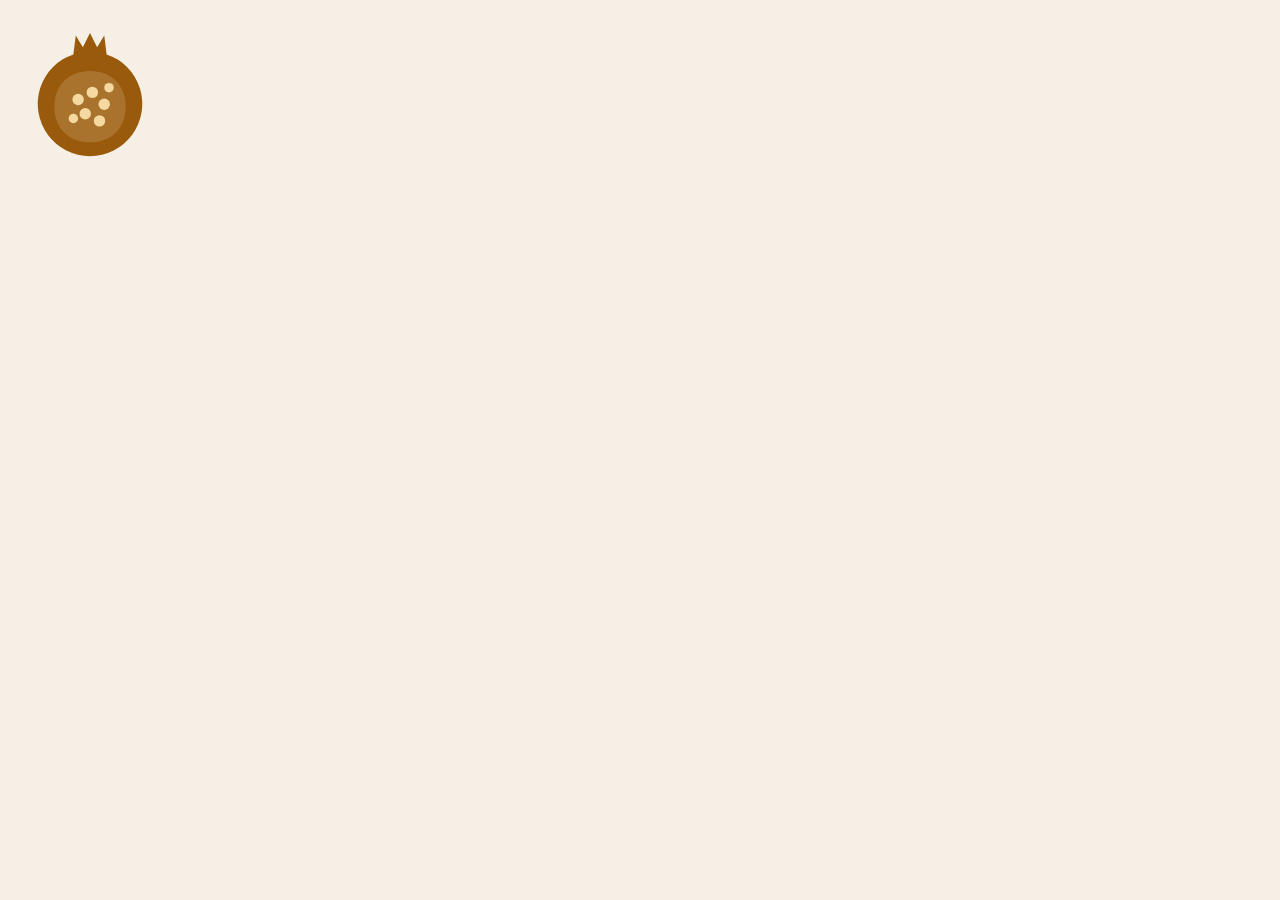
<file: _src/icon-card.html>
<!doctype html><html><head><meta charset="utf-8"><style>
html,body{margin:0;width:180px;height:180px;overflow:hidden;background:#f5efe6}
svg{position:absolute;inset:14px;width:152px;height:152px;color:#9a5a0b}
</style></head><body>
<svg viewBox="0 0 64 64"><path d="M26 9l3 5 3-6 3 6 3-5 1 8a22 22 0 1 1-14 0z" fill="currentColor"/><path d="M32 24c9 0 15 6 15 15s-6 15-15 15-15-6-15-15 6-15 15-15z" fill="#f6efe6" opacity=".16"/><g fill="#f6d9a0"><circle cx="27" cy="36" r="2.4"/><circle cx="33" cy="33" r="2.4"/><circle cx="38" cy="38" r="2.4"/><circle cx="30" cy="42" r="2.4"/><circle cx="36" cy="45" r="2.4"/><circle cx="25" cy="44" r="2"/><circle cx="40" cy="31" r="2"/></g></svg>
</body></html>
</file>
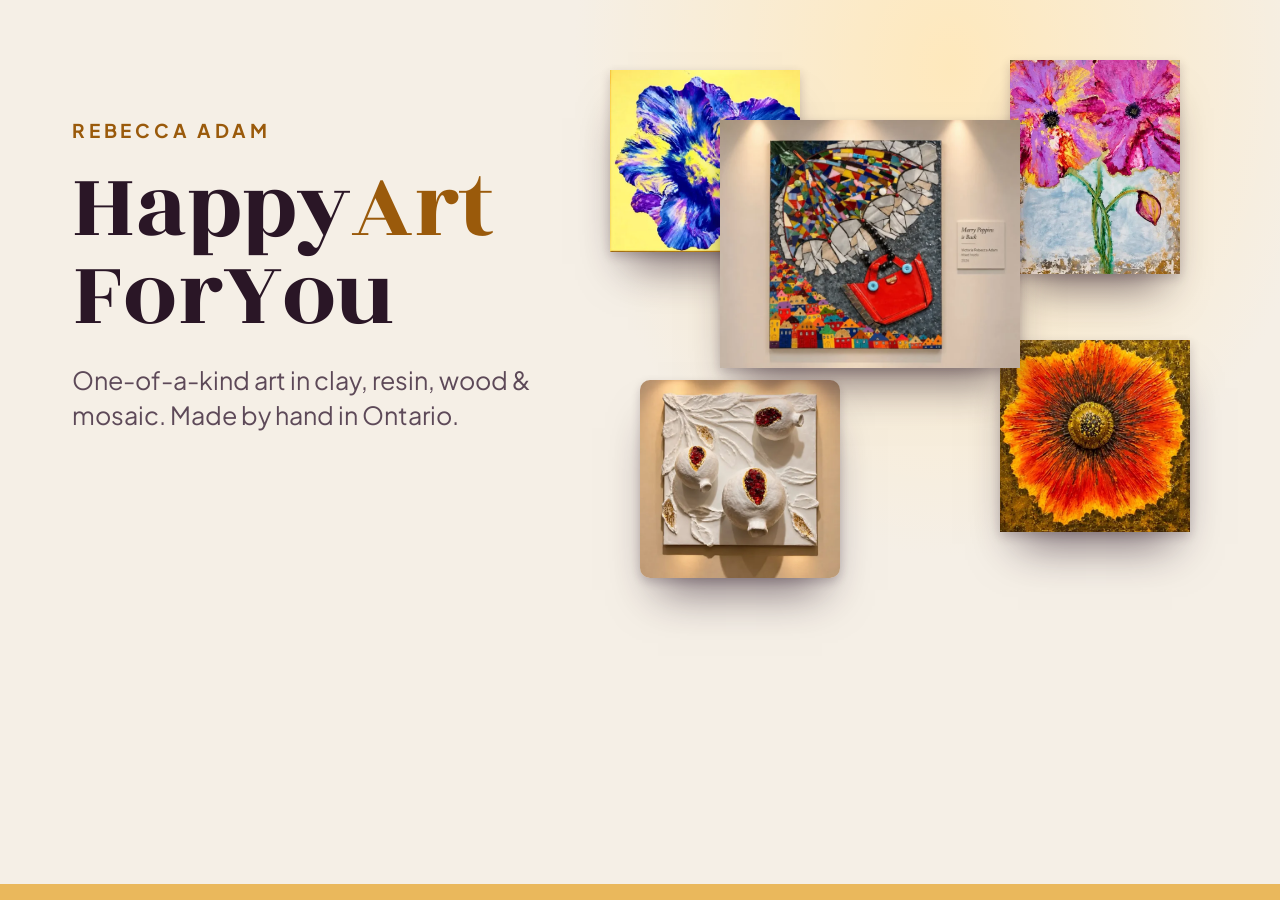
<file: _src/og-card.html>
<!doctype html><html><head><meta charset="utf-8">
<link href="https://fonts.googleapis.com/css2?family=Mrs+Saint+Delafield&family=Plus+Jakarta+Sans:wght@500;700&family=Rozha+One&display=swap" rel="stylesheet">
<style>
html,body{margin:0;width:1200px;height:630px;overflow:hidden;background:#f5efe6;font-family:'Plus Jakarta Sans',sans-serif;color:#2a1626}
.glow{position:absolute;right:-80px;top:-160px;width:820px;height:760px;background:radial-gradient(ellipse at 50% 30%,rgba(255,232,186,.95),transparent 65%)}
.copy{position:absolute;left:72px;top:118px;width:520px}
.eb{font-size:19px;font-weight:700;letter-spacing:.2em;text-transform:uppercase;color:#9a5a0b}
h1{font-family:'Rozha One',serif;font-weight:400;font-size:96px;line-height:.92;margin:22px 0 22px}
h1 em{font-style:normal;color:#9a5a0b}
p{font-size:25px;line-height:1.4;margin:0;color:#5d4958}
.sig{font-family:'Mrs Saint Delafield',cursive;font-size:74px;color:#9a5a0b;transform:rotate(-4deg);margin-top:18px}
img{position:absolute;box-shadow:0 30px 44px -18px rgba(42,22,38,.6),0 4px 10px rgba(42,22,38,.2)}
.a{width:300px;left:720px;top:120px;z-index:2}
.b{width:190px;left:610px;top:70px}
.c{width:190px;left:1000px;top:340px}
.d{width:170px;left:1010px;top:60px}
.e{width:200px;left:640px;top:380px;border-radius:10px}
.band{position:absolute;left:0;right:0;bottom:0;height:16px;background:#eab85c}
</style></head><body>
<div class="glow"></div>
<div class="copy"><div class="eb">Rebecca Adam</div><h1>Happy<em>Art</em><br>ForYou</h1><p>One-of-a-kind art in clay, resin, wood &amp; mosaic. Made by hand in Ontario.</p></div>
<img class="b" src="../assets/img/art/cobalt-bloom-on-lemon-sm.webp">
<img class="d" src="../assets/img/art/magenta-poppies-on-silver-leaf-sm.webp">
<img class="a" src="../assets/img/art/mary-poppins-umbrella-mosaic-sm.webp">
<img class="c" src="../assets/img/art/ember-bloom-on-gold-sm.webp">
<img class="e" src="../assets/img/art/what-we-carry-within-pomegranates-sm.webp">
<div class="band"></div>
</body></html>
</file>
<file: assets/css/site.css>
﻿/* HappyArtForYou — warm plaster gallery walls, honey amber + gold, jewel accents from Rebecca's florals */
:root {
  --plaster: #f5efe6;
  --plaster-2: #ece2d4;
  --paper: #fbf8f3;
  --ink: #2a1626;
  --ink-soft: #5d4958;
  --line: rgba(42, 22, 38, .14);
  --amber: #9a5a0b;
  --honey: #eab85c;
  --amber-deep: #6e400b;
  --gold: #c39a3e;
  --gold-soft: #e7cd85;
  --night: #1a0e19;
  --night-2: #261524;
  --violet: #6a3fb5;
  --cobalt: #2342b0;
  --saffron: #f2b632;
  --rose: #e0488f;
  --ember: #e2541f;
  --display: 'Rozha One', 'Times New Roman', serif;
  --body: 'Plus Jakarta Sans', system-ui, -apple-system, 'Segoe UI', sans-serif;
  --script: 'Mrs Saint Delafield', cursive;
  --radius: 14px;
  --wrap: min(1220px, calc(100% - 2.5rem));
  --ease: cubic-bezier(.2, .7, .2, 1);
}
*, *::before, *::after { box-sizing: border-box; }
html { scroll-behavior: smooth; -webkit-text-size-adjust: 100%; }
body {
  margin: 0; font-family: var(--body); font-size: 1.05rem; line-height: 1.65; color: var(--ink);
  background: var(--plaster); overflow-x: hidden;
}
body::before { /* plaster grain */
  content: ""; position: fixed; inset: 0; pointer-events: none; z-index: 100; opacity: .22; mix-blend-mode: multiply;
  background-image: url("data:image/svg+xml,%3Csvg xmlns='http://www.w3.org/2000/svg' width='220' height='220'%3E%3Cfilter id='n'%3E%3CfeTurbulence type='fractalNoise' baseFrequency='.85' numOctaves='3' stitchTiles='stitch'/%3E%3CfeColorMatrix values='0 0 0 0 .45 0 0 0 0 .36 0 0 0 0 .3 0 0 0 .55 0'/%3E%3C/filter%3E%3Crect width='100%25' height='100%25' filter='url(%23n)'/%3E%3C/svg%3E");
}
img { max-width: 100%; height: auto; display: block; }
a { color: var(--amber); text-underline-offset: .2em; }
a:hover { color: var(--amber-deep); }
h1, h2, h3 { font-family: var(--display); font-weight: 400; line-height: 1.08; margin: 0 0 .5em; letter-spacing: .005em; }
h2 { font-size: clamp(2.1rem, 4.6vw, 3.6rem); }
h3 { font-size: 1.35rem; }
p { margin: 0 0 1em; }
button { font: inherit; color: inherit; cursor: pointer; }
:focus-visible { outline: 3px solid var(--gold); outline-offset: 3px; border-radius: 4px; }
.sr { position: absolute; width: 1px; height: 1px; overflow: hidden; clip: rect(0 0 0 0); white-space: nowrap; }
.skip { position: absolute; left: 1rem; top: -4rem; z-index: 200; background: var(--ink); color: var(--paper); padding: .6rem 1rem; border-radius: 8px; }
.skip:focus { top: 1rem; }

.eyebrow { font-size: .78rem; font-weight: 700; letter-spacing: .2em; text-transform: uppercase; color: var(--amber); margin-bottom: .9rem; display: flex; align-items: center; gap: .7rem; }
.eyebrow::before { content: ""; width: 28px; height: 2px; background: linear-gradient(90deg, var(--gold), var(--amber)); border-radius: 2px; }
.lede { font-size: 1.12rem; color: var(--ink-soft); max-width: 60ch; }
.section-head { width: var(--wrap); margin: 0 auto 2.6rem; }
.signature { font-family: var(--script); font-size: clamp(3rem, 6vw, 4.6rem); color: var(--amber); line-height: 1; margin: .2em 0 0; transform: rotate(-4deg); transform-origin: left; opacity: .85; }

/* buttons */
.btn { display: inline-flex; align-items: center; gap: .55rem; padding: .85rem 1.45rem; border-radius: 999px; font-weight: 600; font-size: .98rem; text-decoration: none; border: 2px solid transparent; transition: transform .25s var(--ease), background .25s, color .25s, box-shadow .25s; }
.btn:hover { transform: translateY(-2px); }
.btn-amber { background: var(--amber); color: #fff; box-shadow: 0 10px 24px -12px rgba(154, 90, 11, .8); }
.btn-amber:hover { background: var(--amber-deep); color: #fff; }
.btn-ghost { border-color: currentColor; color: var(--ink); background: transparent; }
.btn-ghost:hover { background: var(--ink); color: var(--paper); border-color: var(--ink); }
.btn-ig { background: linear-gradient(120deg, var(--saffron), var(--ember) 30%, var(--rose) 60%, var(--violet)); color: #fff; }
.btn-ig:hover { color: #fff; box-shadow: 0 12px 28px -12px rgba(106, 63, 181, .8); }
.btn-ig svg { width: 20px; height: 20px; }

/* header */
.site-header { position: sticky; top: 0; z-index: 50; display: flex; align-items: center; justify-content: space-between; gap: 1rem; padding: .8rem max(1.25rem, calc((100% - 1220px) / 2)); transition: background .3s, box-shadow .3s; }
.site-header.scrolled { background: rgba(245, 239, 230, .9); backdrop-filter: blur(10px); -webkit-backdrop-filter: blur(10px); box-shadow: 0 1px 0 var(--line); }
.brand { display: inline-flex; align-items: center; gap: .55rem; text-decoration: none; color: var(--ink); }
.brand:hover { color: var(--ink); }
.brand-mark { width: 38px; height: 38px; color: var(--amber); filter: drop-shadow(0 3px 4px rgba(110, 64, 11, .3)); transition: transform .5s var(--ease); }
.brand:hover .brand-mark { transform: rotate(-12deg) scale(1.06); }
.brand-name { font-family: var(--display); font-size: 1.45rem; line-height: 1; }
.brand-name em, .h1-brand em { font-style: normal; color: var(--amber); }
.nav ul { list-style: none; display: flex; gap: 1.6rem; align-items: center; margin: 0; padding: 0; }
.nav a { color: var(--ink); text-decoration: none; font-weight: 500; font-size: .95rem; position: relative; }
.nav a:not(.nav-cta)::after { content: ""; position: absolute; left: 0; right: 0; bottom: -4px; height: 2px; background: var(--gold); transform: scaleX(0); transform-origin: left; transition: transform .3s var(--ease); }
.nav a:not(.nav-cta):hover::after { transform: scaleX(1); }
.nav-cta { background: var(--ink); color: var(--paper) !important; padding: .55rem 1.1rem; border-radius: 999px; }
.nav-cta:hover { background: var(--amber); }
.nav-toggle { display: none; background: none; border: 0; width: 44px; height: 44px; position: relative; }
.nav-toggle span:not(.sr) { position: absolute; left: 10px; right: 10px; height: 2px; background: var(--ink); transition: transform .3s; }
.nav-toggle span:nth-child(1) { top: 17px; } .nav-toggle span:nth-child(2) { top: 26px; }
.nav-toggle[aria-expanded="true"] span:nth-child(1) { transform: translateY(4.5px) rotate(45deg); }
.nav-toggle[aria-expanded="true"] span:nth-child(2) { transform: translateY(-4.5px) rotate(-45deg); }

/* hero */
main { overflow-x: clip; }
.hero { position: relative; width: var(--wrap); margin: 0 auto; min-height: min(80vh, 760px); display: grid; grid-template-columns: minmax(0, .9fr) minmax(0, 1.1fr); align-items: center; gap: clamp(1.5rem, 4vw, 4rem); padding: 2rem 0 4rem; }
.hero::before { /* lamp glow on the wall */
  content: ""; position: absolute; z-index: -1; right: -12%; top: -12%; width: 85%; height: 115%;
  background: radial-gradient(ellipse 40% 30% at 52% 12%, rgba(255, 236, 196, .95), transparent 70%), radial-gradient(ellipse 55% 50% at 50% 50%, rgba(255, 244, 222, .7), transparent 75%);
}
.hero-flakes { position: absolute; inset: 0; pointer-events: none; z-index: -1; overflow: hidden; }
.hero-flakes i { position: absolute; width: var(--s); height: calc(var(--s) * .75); background: linear-gradient(135deg, #fbecb5, var(--gold) 50%, #9b7426 85%, #f2d98c); clip-path: polygon(8% 22%, 38% 4%, 62% 12%, 100% 30%, 86% 64%, 72% 96%, 34% 88%, 0 66%); opacity: .8; filter: drop-shadow(0 2px 2px rgba(120, 80, 20, .25)); animation: drift var(--t) ease-in-out infinite alternate; }
@keyframes drift { to { transform: translate(var(--x), var(--y)) rotate(var(--r)); } }
.h1-brand { display: block; font-size: clamp(3.4rem, 8vw, 7.4rem); line-height: .9; letter-spacing: -.01em; }
.h1-brand .l1, .h1-brand .l2 { display: block; }
.h1-brand .l2 { padding-left: .9em; position: relative; }
.h1-brand .l2::before { content: ""; position: absolute; left: .08em; top: .52em; width: .6em; height: .07em; border-radius: 1em; background: linear-gradient(90deg, var(--gold), var(--amber)); }
.h1-sub { display: block; font-family: var(--body); font-size: clamp(1.05rem, 1.9vw, 1.35rem); font-weight: 500; color: var(--ink-soft); margin-top: 1.1rem; line-height: 1.4; }
.hero-lead { font-size: 1.12rem; max-width: 46ch; color: var(--ink); }
.hero-actions { display: flex; flex-wrap: wrap; gap: .8rem; margin: 1.6rem 0 .6rem; }
.hero .signature { margin-top: 1rem; }

.hero-art { position: relative; margin: 0; animation: art-in 1.2s var(--ease) both; }
.hero-art::before { /* gold-leaf hairline, offset behind the photo */ content: ""; position: absolute; inset: 14px -14px -14px 14px; border: 1.5px solid var(--gold); border-radius: 20px; opacity: .7; z-index: -1; }
.hero-art img { display: block; width: 100%; height: auto; border-radius: 18px; box-shadow: 0 1px 0 rgba(255, 255, 255, .4) inset, 0 30px 60px -28px rgba(42, 22, 38, .6), 0 6px 16px rgba(42, 22, 38, .14); }
@keyframes art-in { from { opacity: 0; transform: translateY(18px); } to { opacity: 1; transform: none; } }
.salon { position: relative; aspect-ratio: 1 / .92; }
.hang { position: absolute; margin: 0; transform-origin: 50% -40px; animation: hang 1.6s var(--ease) var(--d) both; }
.hang img { width: 100%; border-radius: 2px; box-shadow: 0 1px 0 rgba(255, 255, 255, .4) inset, 6px 10px 0 -2px rgba(42, 22, 38, .08), 0 22px 40px -18px rgba(42, 22, 38, .55), 0 4px 10px rgba(42, 22, 38, .18); }
.hang .wire { position: absolute; left: 22%; right: 22%; top: -34px; height: 34px; pointer-events: none; }
.hang .wire::before, .hang .wire::after { content: ""; position: absolute; top: 0; width: 1px; height: 46px; background: rgba(42, 22, 38, .35); transform-origin: top; }
.hang .wire::before { left: 50%; transform: rotate(48deg); }
.hang .wire::after { left: 50%; transform: rotate(-48deg); }
.hang::before { /* nail */ content: ""; position: absolute; left: 50%; top: -38px; width: 8px; height: 8px; margin-left: -4px; border-radius: 50%; background: radial-gradient(circle at 35% 35%, #f3e3b4, var(--gold) 60%, #7c5a1c); box-shadow: 0 2px 3px rgba(0, 0, 0, .3); }
.hang::after { /* spotlight */ content: ""; position: absolute; left: -20%; right: -20%; top: -30%; height: 70%; z-index: -1; background: radial-gradient(ellipse at 50% 0, rgba(255, 238, 200, .9), transparent 70%); }
.h1 { width: 46%; left: 27%; top: 18%; z-index: 3; }
.h2 { width: 27%; left: 0; top: 4%; }
.h3 { width: 24%; left: 2%; top: 58%; }
.h4 { width: 23%; right: 0; top: 2%; }
.h5 { width: 25%; right: 1%; top: 52%; }
@keyframes hang {
  0% { opacity: 0; transform: translateY(-40px) rotate(-7deg); }
  35% { opacity: 1; transform: translateY(0) rotate(4deg); }
  55% { transform: rotate(-2deg); }
  72% { transform: rotate(1deg); }
  86% { transform: rotate(-.4deg); }
  100% { transform: rotate(0); }
}

/* marquee */
.marquee { background: var(--honey); color: var(--ink); overflow: hidden; margin: 1rem 0 0; box-shadow: 0 18px 40px -26px rgba(110, 64, 11, .9); position: relative; z-index: 2; }
.marquee-track { display: flex; align-items: center; gap: 1.6rem; width: max-content; padding: 1rem 0; animation: marquee 34s linear infinite; }
.marquee span { font-family: var(--display); font-size: clamp(1.4rem, 2.8vw, 2.2rem); white-space: nowrap; }
.marquee i { width: 9px; height: 9px; border-radius: 50%; background: var(--ink); opacity: .45; flex: none; }
@keyframes marquee { to { transform: translateX(-50%); } }

/* work */
.work { padding: clamp(5rem, 9vw, 8rem) 0 4rem; }
.filters { width: var(--wrap); margin: 0 auto 2.4rem; display: flex; flex-wrap: wrap; justify-content: space-between; align-items: center; gap: 1.2rem 2rem; }
.chips { display: flex; flex-wrap: wrap; gap: .5rem; }
.chip { border: 1.5px solid var(--line); background: var(--paper); padding: .5rem 1rem; border-radius: 999px; font-size: .92rem; font-weight: 600; transition: all .25s var(--ease); }
.chip:hover { border-color: var(--ink); }
.chip.is-on { background: var(--ink); color: var(--paper); border-color: var(--ink); }
.swatches { display: flex; align-items: center; gap: .9rem; flex-wrap: wrap; }
.swatch-label { font-size: .85rem; font-weight: 600; color: var(--ink-soft); }
.swatch-row { display: flex; gap: .45rem; flex-wrap: wrap; }
.swatch { width: 32px; height: 32px; border-radius: 50%; border: 0; background: var(--c); box-shadow: inset 0 0 0 1px rgba(0, 0, 0, .12), 0 0 0 0 var(--paper); transition: transform .25s var(--ease), box-shadow .25s; position: relative; }
.swatch[data-colour="gold"] { background: radial-gradient(circle at 30% 30%, #f8e6a6, var(--c) 55%, #8f6a22); }
.swatch:hover { transform: scale(1.12); }
.swatch[aria-pressed="true"] { box-shadow: inset 0 0 0 1px rgba(0, 0, 0, .12), 0 0 0 3px var(--paper), 0 0 0 5px var(--ink); }
.collection-intro { width: var(--wrap); margin: -1rem auto 2.4rem; padding: 1.4rem 1.6rem; border-left: 3px solid var(--honey); background: color-mix(in srgb, var(--honey) 14%, transparent); border-radius: 0 12px 12px 0; }
.collection-intro[hidden] { display: none; }
.collection-intro h3 { margin: 0 0 .5rem; font-size: 1.3rem; }
.collection-intro p { margin: 0; max-width: 62ch; line-height: 1.6; }
.filter-status { flex-basis: 100%; margin: 0; font-size: .9rem; color: var(--ink-soft); min-height: 1.4em; }

.gallery { width: var(--wrap); margin: 0 auto; columns: 4 240px; column-gap: clamp(1.4rem, 2.6vw, 2.2rem); }
.gallery.is-masonry { columns: auto; display: flex; align-items: flex-start; gap: clamp(1.4rem, 2.6vw, 2.2rem); }
.gcol { flex: 1 1 0; min-width: 0; }
.piece { break-inside: avoid; margin: 0 0 clamp(2rem, 4vw, 3rem); animation: pieceIn .6s var(--ease) both; }
.piece[hidden] { display: none; }
@keyframes pieceIn { from { opacity: 0; transform: translateY(18px); } }
.piece-open { display: block; width: 100%; padding: 0; border: 0; background: none; text-align: inherit; position: relative; }
.piece-frame { display: block; position: relative; transition: transform .45s var(--ease); }
.piece.canvas .piece-frame { padding: 0; }
.piece.canvas img { box-shadow: 5px 8px 0 -2px rgba(42, 22, 38, .07), 0 26px 40px -22px rgba(42, 22, 38, .6), 0 3px 8px rgba(42, 22, 38, .15); }
.piece.object img { border-radius: var(--radius); box-shadow: 0 24px 40px -24px rgba(42, 22, 38, .55); }
.piece-frame::after { content: ""; position: absolute; inset: -14% -10% auto; height: 60%; z-index: -1; background: radial-gradient(ellipse at 50% 0, rgba(255, 234, 190, .95), transparent 70%); opacity: 0; transition: opacity .45s; }
.piece-open:hover .piece-frame, .piece-open:focus-visible .piece-frame { transform: translateY(-6px) rotate(-.6deg); }
.piece-open:hover .piece-frame::after { opacity: 1; }
.piece figcaption { display: grid; grid-template-columns: 1fr auto; gap: .1rem 1rem; align-items: end; margin-top: 1rem; }
.piece-title { font-family: var(--display); font-size: 1.28rem; line-height: 1.15; }
.piece-meta { grid-column: 1; font-size: .8rem; letter-spacing: .06em; text-transform: uppercase; color: var(--ink-soft); }
.piece-palette { grid-column: 2; grid-row: 1 / span 2; display: flex; height: 26px; border-radius: 6px; overflow: hidden; box-shadow: 0 0 0 1px var(--line); align-self: center; }
.piece-palette i { width: 9px; background: var(--c); }

/* feature */
.feature { width: var(--wrap); margin: 3rem auto; display: grid; grid-template-columns: 1.05fr .95fr; gap: clamp(2rem, 5vw, 5rem); align-items: center; position: relative; padding: clamp(2rem, 5vw, 4rem); background: var(--paper); border-radius: 28px; box-shadow: 0 40px 80px -60px rgba(42, 22, 38, .6); }
.feature::before { content: ""; position: absolute; inset: 0; border-radius: inherit; pointer-events: none; background: radial-gradient(circle at 92% 8%, rgba(154, 90, 11, .1) 0 90px, transparent 91px), radial-gradient(circle at 96% 20%, rgba(195, 154, 62, .18) 0 30px, transparent 31px); }
.feature-media img { border-radius: 18px; box-shadow: 0 30px 60px -30px rgba(42, 22, 38, .6); }
.feature-quote { font-family: var(--display); font-size: clamp(1.6rem, 3vw, 2.3rem); line-height: 1.2; color: var(--ink); margin: .2em 0 .8em; }
.feature-quote span { color: var(--amber); background: linear-gradient(transparent 82%, rgba(195, 154, 62, .55) 82%); }

/* night sections */
.night { background: var(--night); color: #efe5da; position: relative; overflow: hidden; }
.night::before { content: ""; position: absolute; inset: 0; pointer-events: none; background: radial-gradient(ellipse 35% 45% at 20% 0, rgba(255, 220, 160, .14), transparent 70%), radial-gradient(ellipse 30% 40% at 80% 0, rgba(255, 220, 160, .1), transparent 70%); }
.night .eyebrow { color: var(--gold-soft); }
.night .lede { color: #cdbfc9; }
.materials { padding: clamp(5rem, 9vw, 8rem) 0; margin-top: 5rem; }
.transforms { list-style: none; margin: 0 auto; padding: 0; width: var(--wrap); display: grid; grid-template-columns: repeat(2, 1fr); gap: clamp(1.2rem, 3vw, 2.2rem); position: relative; }
.transform { position: relative; background: var(--night-2); border: 1px solid rgba(231, 205, 133, .14); border-radius: 22px; overflow: hidden; display: grid; grid-template-rows: 340px auto; cursor: pointer; transition: border-color .3s var(--ease), transform .4s var(--ease); }
.transform:hover { border-color: rgba(231, 205, 133, .45); transform: translateY(-4px); }
.transform img { width: 100%; height: 100%; object-fit: contain; padding: 16px; background: #1f121d; transition: transform .8s var(--ease); }
.transform:hover img { transform: scale(1.04); }
.transform div { padding: 1.4rem 1.6rem 1.6rem; }
.transform h3 { color: var(--gold-soft); font-size: 1.6rem; }
.t-open { all: unset; cursor: pointer; }
.t-open::after { content: ""; position: absolute; inset: 0; border-radius: 22px; }
.t-open:focus-visible::after { outline: 2px solid var(--gold-soft); outline-offset: -4px; }
.t-more { display: inline-flex; align-items: center; gap: .5rem; margin-top: 1rem; font-size: .9rem; font-weight: 700; color: var(--gold-soft); }
.t-more::after { content: "\2192"; transition: transform .3s var(--ease); }
.transform:hover .t-more::after { transform: translateX(4px); }
.transform p { color: #d9ccd5; margin: 0; }
.from { font-size: .8rem !important; text-transform: uppercase; letter-spacing: .16em; font-weight: 700; color: #b9a6b4 !important; margin-bottom: .5rem !important; display: flex; align-items: center; gap: .6rem; }
.from::after { content: "\2192"; color: var(--gold); font-size: 1.1rem; letter-spacing: 0; }

/* story */
.story { background: linear-gradient(135deg, var(--amber-deep), #8a5414 60%, #4f2e08); color: #f6ebe1; display: grid; grid-template-columns: .8fr 1.2fr; gap: clamp(2rem, 6vw, 6rem); align-items: center; padding: clamp(4rem, 8vw, 7rem) max(1.25rem, calc((100% - 1220px) / 2)); }
.story .eyebrow { color: var(--gold-soft); }
.story .eyebrow::before { background: var(--gold-soft); }
.story-media img { border-radius: 16px; box-shadow: 0 40px 70px -30px rgba(0, 0, 0, .7); max-height: 640px; width: auto; margin: 0 auto; }
.story-copy p { font-size: 1.12rem; max-width: 56ch; }
.story blockquote { margin: 1.6rem 0 0; padding: 1.4rem 0 0 1.4rem; border-left: 3px solid var(--gold); }
.story blockquote p { font-family: var(--display); font-size: clamp(1.5rem, 2.8vw, 2.1rem); line-height: 1.25; margin: 0 0 .5rem; }
.story cite { font-style: normal; font-size: .9rem; color: var(--gold-soft); }

/* pour-a-bloom studio */
.studio { padding: clamp(5rem, 9vw, 8rem) 0 3rem; }
.studio-wrap { width: var(--wrap); margin: 0 auto; display: grid; grid-template-columns: minmax(0, 1fr) auto; gap: 1.2rem 1.6rem; align-items: center; }
.studio-canvas { grid-column: 1 / -1; }
.studio-palettes { display: flex; gap: .5rem; overflow-x: auto; padding: .3rem .2rem .5rem; scrollbar-width: thin; }
.studio-palettes .pal { flex: 0 0 58px; }
.pal { padding: 0; border: 2px solid transparent; border-radius: 10px; overflow: hidden; background: none; position: relative; aspect-ratio: 1; transition: transform .25s var(--ease), border-color .25s; }
.pal img { width: 100%; height: 100%; object-fit: cover; }
.pal:hover { transform: scale(1.05); }
.pal[aria-checked="true"] { border-color: var(--ink); box-shadow: 0 0 0 3px var(--paper) inset; }
.studio-canvas { position: relative; }
.studio-canvas canvas { display: block; width: 100%; aspect-ratio: 16 / 7; border-radius: 4px; cursor: crosshair; touch-action: manipulation; box-shadow: 8px 12px 0 -3px rgba(42, 22, 38, .08), 0 34px 60px -30px rgba(42, 22, 38, .6), 0 4px 10px rgba(42, 22, 38, .15); }
.studio-hint { position: absolute; left: 1.2rem; top: 1rem; margin: 0; pointer-events: none; font-family: var(--display); font-size: clamp(1.05rem, 2vw, 1.4rem); color: rgba(255, 255, 255, .92); text-shadow: 0 2px 16px rgba(0, 0, 0, .35); transition: opacity .4s; }
.studio-hint.gone { opacity: 0; }
.studio-actions { display: flex; gap: .6rem; }
.studio-actions .btn { justify-content: center; }

/* about */
.about { width: var(--wrap); margin: 0 auto; padding: clamp(4rem, 8vw, 7rem) 0; display: grid; grid-template-columns: 1fr 1fr; gap: clamp(2rem, 6vw, 6rem); align-items: center; }
.about-lead { font-size: 1.25rem; font-weight: 500; }
.about-photo { margin: 0; background: #fff; padding: 14px 14px 18px; border-radius: 4px; box-shadow: 0 30px 60px -32px rgba(42, 22, 38, .6), 0 2px 6px rgba(42, 22, 38, .1); position: relative; }
.about-photo::before { content: ""; position: absolute; top: -14px; left: 50%; width: 120px; height: 30px; margin-left: -60px; background: rgba(231, 205, 133, .7); transform: rotate(-3deg); box-shadow: 0 1px 2px rgba(0, 0, 0, .08); }
.about-photo figcaption { font-size: .9rem; color: var(--ink-soft); margin-top: .8rem; text-align: center; font-style: italic; }

/* gifts */
.gifts { padding: 3rem 0 4rem; }
.gift-list { list-style: none; margin: 0 auto; padding: 0; width: var(--wrap); display: grid; grid-template-columns: repeat(4, 1fr); gap: 1.2rem; }
.gift-list li { background: var(--paper); border-radius: 20px; padding: 1.6rem; border: 1px solid var(--line); transition: transform .35s var(--ease), box-shadow .35s; }
.gift-list li:hover { transform: translateY(-4px); box-shadow: 0 24px 40px -28px rgba(42, 22, 38, .5); }
.gift-list svg, .gift-ico { width: 44px; height: 44px; color: var(--amber); display: grid; place-items: center; font-size: 1.6rem; border-radius: 50%; margin-bottom: 1rem; }
.gift-ico { background: var(--plaster-2); color: var(--gold); }
.gift-list li:nth-child(3) .gift-ico { color: var(--cobalt); }
.gift-list li:nth-child(4) .gift-ico { color: var(--rose); }
.gift-list p { margin: 0; color: var(--ink-soft); font-size: .98rem; }

/* faq */
.faq { padding: 3rem 0 5rem; }
.faq-list { width: min(860px, calc(100% - 2.5rem)); margin: 0 auto; }
.faq details { border-bottom: 1px solid var(--line); }
.faq summary { list-style: none; cursor: pointer; padding: 1.2rem 3rem 1.2rem 0; position: relative; }
.faq summary::-webkit-details-marker { display: none; }
.faq summary h3 { margin: 0; font-size: clamp(1.2rem, 2.4vw, 1.5rem); }
.faq summary::after { content: "+"; position: absolute; right: .3rem; top: 50%; transform: translateY(-50%); font-family: var(--display); font-size: 1.8rem; color: var(--amber); transition: transform .3s var(--ease); }
.faq details[open] summary::after { transform: translateY(-50%) rotate(45deg); }
.faq details p { color: var(--ink-soft); max-width: 68ch; }

/* enquire */
.enquire { width: var(--wrap); margin: 0 auto 5rem; background: var(--night); color: #efe5da; border-radius: 30px; padding: clamp(2rem, 5vw, 4rem); display: grid; grid-template-columns: .9fr 1.1fr; gap: clamp(2rem, 5vw, 4rem); position: relative; overflow: hidden; }
.enquire::before { content: ""; position: absolute; right: -120px; top: -120px; width: 360px; height: 360px; border-radius: 50%; background: radial-gradient(circle, rgba(154, 90, 11, .45), transparent 70%); }
.enquire .eyebrow { color: var(--gold-soft); }
.enquire h2 { color: #fff; }
.enquire-copy p { color: #d6c9d2; }
.enquire-form { display: grid; gap: 1rem; position: relative; }
.enquire-form label { display: grid; gap: .35rem; font-size: .88rem; font-weight: 600; color: #e8dce4; }
.enquire-form input, .enquire-form select, .enquire-form textarea { font: inherit; font-weight: 400; color: var(--ink); background: var(--paper); border: 2px solid transparent; border-radius: 12px; padding: .75rem .9rem; width: 100%; }
.enquire-form input:focus, .enquire-form select:focus, .enquire-form textarea:focus { outline: none; border-color: var(--gold); }
.enquire-form .btn { justify-self: start; }
.form-status { margin: 0; min-height: 1.4em; font-size: .92rem; }
.form-status.ok { color: var(--gold-soft); }
.form-status.bad { color: #ffb3bf; }

/* instagram */
.insta { padding: 0 0 5rem; }
.insta h2 a { color: var(--amber); text-decoration: none; background: linear-gradient(90deg, var(--saffron), var(--rose), var(--violet)); -webkit-background-clip: text; background-clip: text; color: transparent; }
.ig-grid { list-style: none; margin: 0 auto; padding: 0; width: var(--wrap); display: grid; grid-template-columns: repeat(4, 1fr); gap: .8rem; }
.ig-tile { position: relative; display: block; aspect-ratio: 1; overflow: hidden; border-radius: 12px; background: var(--plaster-2); }
.ig-tile img { width: 100%; height: 100%; object-fit: cover; transition: transform .6s var(--ease); }
.ig-tile:hover img { transform: scale(1.06); }
.ig-reel { position: absolute; top: .6rem; right: .6rem; width: 28px; height: 28px; border-radius: 50%; display: grid; place-items: center; font-size: .7rem; color: #fff; background: rgba(26, 14, 25, .55); }
.ig-cap { position: absolute; inset: auto 0 0; padding: 2.4rem .9rem .8rem; color: #fff; font-size: .84rem; line-height: 1.4; background: linear-gradient(transparent, rgba(26, 14, 25, .85)); opacity: 0; transform: translateY(8px); transition: all .35s var(--ease); }
.ig-cap time { display: block; font-size: .72rem; letter-spacing: .1em; text-transform: uppercase; color: var(--gold-soft); margin-bottom: .2rem; }
.ig-tile:hover .ig-cap, .ig-tile:focus-visible .ig-cap { opacity: 1; transform: none; }
.insta-cta { text-align: center; margin-top: 2rem; }

/* footer */
.site-footer { background: var(--night); color: #cdbfc9; padding: 4rem max(1.25rem, calc((100% - 1220px) / 2)) 2rem; }
.site-footer .brand { color: #fff; }
.footer-top { display: flex; flex-wrap: wrap; justify-content: space-between; gap: 1.5rem; align-items: center; }
.footer-top p { max-width: 48ch; margin: 0; }
.footer-links { display: flex; flex-wrap: wrap; gap: 1.4rem; margin: 2rem 0; }
.footer-links a, .fine a { color: var(--gold-soft); }
.seeds { height: 18px; margin: 1.5rem 0; background: radial-gradient(circle at 9px 9px, var(--amber) 0 5px, transparent 5.5px) 0 0 / 26px 18px repeat-x; opacity: .7; }
.fine { font-size: .85rem; margin: 0; }

/* lightbox */
.lightbox { width: min(1100px, calc(100% - 1.5rem)); max-height: calc(100% - 1.5rem); padding: 0; border: 0; border-radius: 22px; background: var(--paper); color: var(--ink); overflow: auto; }
.lightbox::backdrop { background: rgba(26, 14, 25, .82); backdrop-filter: blur(4px); }
.lb-inner { display: grid; grid-template-columns: 1.2fr .8fr; position: relative; }
.lb-media { background: radial-gradient(ellipse at 50% 0, #fff6e4, var(--plaster-2) 70%); display: grid; place-items: center; padding: clamp(1.2rem, 4vw, 3rem); min-height: 300px; }
.lb-media img { max-height: 72vh; width: auto; box-shadow: 0 30px 50px -24px rgba(42, 22, 38, .6); }
.lb-copy { padding: clamp(1.5rem, 4vw, 3rem) clamp(3.6rem, 5vw, 4.2rem) clamp(1.5rem, 4vw, 3rem) clamp(1.2rem, 3vw, 2.4rem); display: flex; flex-direction: column; }
.lb-copy h2 { font-size: clamp(1.8rem, 3.4vw, 2.6rem); }
.lb-words { font-size: 1.08rem; color: var(--ink-soft); font-style: italic; }
.lb-palette { display: flex; height: 40px; border-radius: 10px; overflow: hidden; margin: .4rem 0 1.6rem; box-shadow: 0 0 0 1px var(--line); }
.lb-palette i { flex: 1; background: var(--c); }
.lb-actions { display: flex; flex-wrap: wrap; gap: .6rem; }
.lb-views { display: flex; flex-wrap: wrap; justify-content: center; gap: .5rem; margin-top: 1rem; }
.lb-views[hidden] { display: none; }
.lb-views button { width: 60px; height: 60px; padding: 0; border-radius: 10px; overflow: hidden; border: 2px solid transparent; background: var(--paper); opacity: .7; }
.lb-views button[aria-pressed="true"] { border-color: var(--amber); opacity: 1; }
.lb-views button:hover { opacity: 1; }
.lb-views img { width: 100%; height: 100%; object-fit: cover; box-shadow: none; max-height: none; }
.piece-views { position: absolute; right: .6rem; bottom: .6rem; padding: .2rem .6rem; border-radius: 999px; background: rgba(42, 22, 38, .78); color: #fff; font-size: .75rem; letter-spacing: .02em; }
.lb-nav { margin-top: auto; padding-top: 1.6rem; display: flex; gap: .5rem; }
.lb-nav button, .lb-close { width: 46px; height: 46px; border-radius: 50%; border: 1.5px solid var(--line); background: var(--paper); font-size: 1.2rem; }
.lb-nav button:hover, .lb-close:hover { background: var(--ink); color: var(--paper); }
.lb-close { position: absolute; top: .8rem; right: .8rem; z-index: 2; font-size: 1.6rem; line-height: 1; }

/* reveal on scroll */
.js .reveal { opacity: 0; transform: translateY(26px); transition: opacity .8s var(--ease), transform .8s var(--ease); }
.js .reveal.in { opacity: 1; transform: none; }

/* responsive */
@media (max-width: 1000px) {
  .gift-list { grid-template-columns: repeat(2, 1fr); }
  .ig-grid { grid-template-columns: repeat(3, 1fr); }
  .ig-grid li:nth-child(n+7) { display: none; }
}
@media (max-width: 860px) {
  .nav-toggle { display: block; }
  .nav ul { position: absolute; top: 100%; right: 1rem; left: 1rem; flex-direction: column; align-items: stretch; gap: 0; background: var(--paper); border-radius: 18px; padding: .6rem; box-shadow: 0 30px 50px -20px rgba(42, 22, 38, .5); display: none; }
  .nav ul.open { display: flex; }
  .nav ul a { display: block; padding: .8rem 1rem; }
  .nav a:not(.nav-cta)::after { display: none; }
  .nav-cta { text-align: center; margin-top: .3rem; }
  .hero { grid-template-columns: 1fr; min-height: 0; padding-top: 1rem; }
  .hero-flakes { display: none; }
  .salon { order: -1; max-width: 560px; width: 100%; margin: 2.5rem auto 0; }
  .hero-art { order: -1; max-width: 600px; width: calc(100% - 10px); margin: 1rem auto 1.5rem; }
  .hero-art::before { inset: 10px -10px -10px 10px; }
  .feature, .about, .story, .enquire { grid-template-columns: 1fr; }
  .story-media img { max-height: 460px; }
  .transforms { grid-template-columns: 1fr; }
  .transform { grid-template-rows: 280px auto; }
  .studio-wrap { grid-template-columns: minmax(0, 1fr); }
  .studio-canvas canvas { aspect-ratio: 4 / 3; }
  .studio-actions { flex-wrap: wrap; }
  .lb-inner { grid-template-columns: 1fr; }
  .lb-media img { max-height: 52vh; }
}
@media (max-width: 560px) {
  body { font-size: 1rem; }
  .gallery { columns: 2 140px; column-gap: 1rem; }
  .gallery.is-masonry { gap: 1rem; }
  .piece figcaption { grid-template-columns: 1fr; }
  .piece-palette { grid-column: 1; grid-row: auto; height: 12px; margin-top: .4rem; width: 100%; }
  .piece-palette i { flex: 1; }
  .piece-title { font-size: 1.05rem; }
  .piece-meta { font-size: .68rem; }
  .gift-list { grid-template-columns: 1fr; }
  .ig-grid { grid-template-columns: repeat(2, 1fr); }
  .ig-grid li:nth-child(n+7) { display: block; }
  .ig-cap { opacity: 1; transform: none; font-size: .74rem; padding: 1.6rem .6rem .55rem; }
  .ig-cap time { display: none; }
  .hang .wire, .hang::before { display: none; }
  .swatch { width: 30px; height: 30px; }
  .filters { gap: 1rem; }
}
@media (prefers-reduced-motion: reduce) {
  *, *::before, *::after { animation: none !important; transition: none !important; scroll-behavior: auto !important; }
  .js .reveal { opacity: 1; transform: none; }
}
</file>
